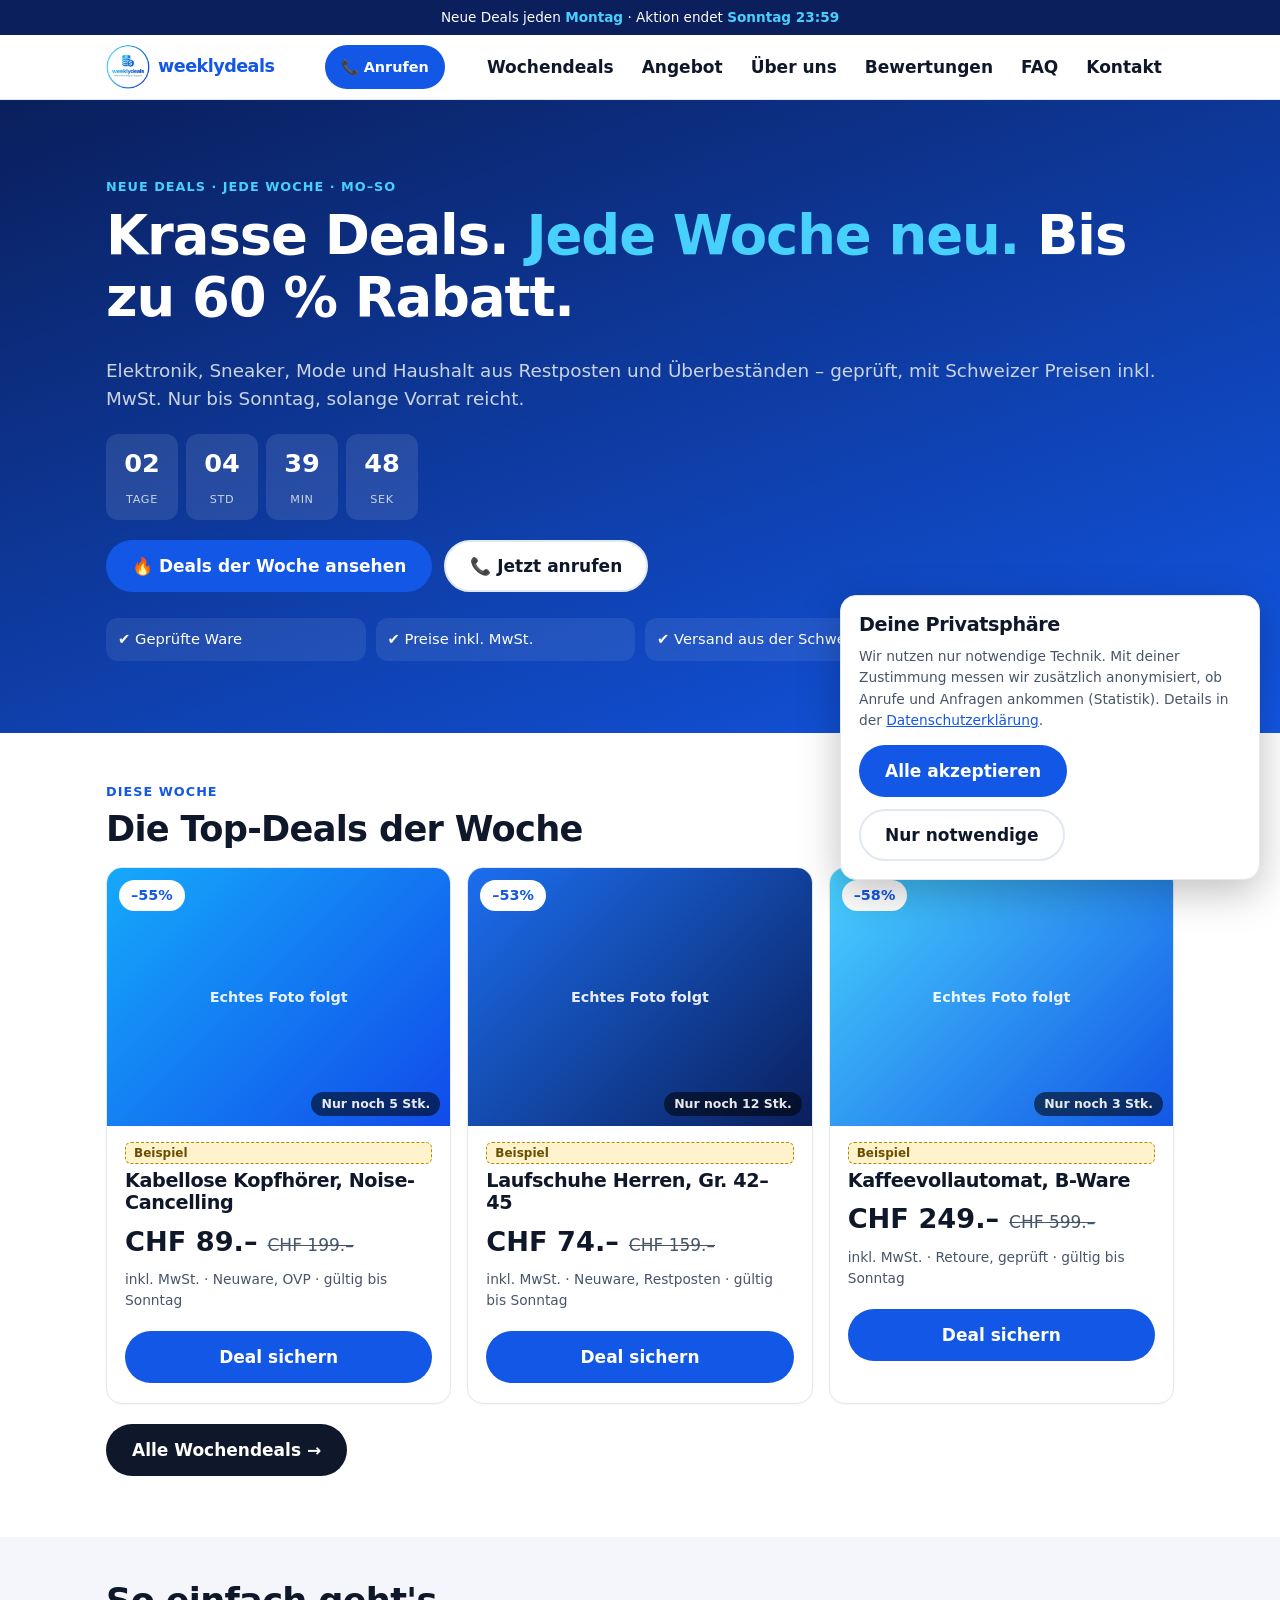
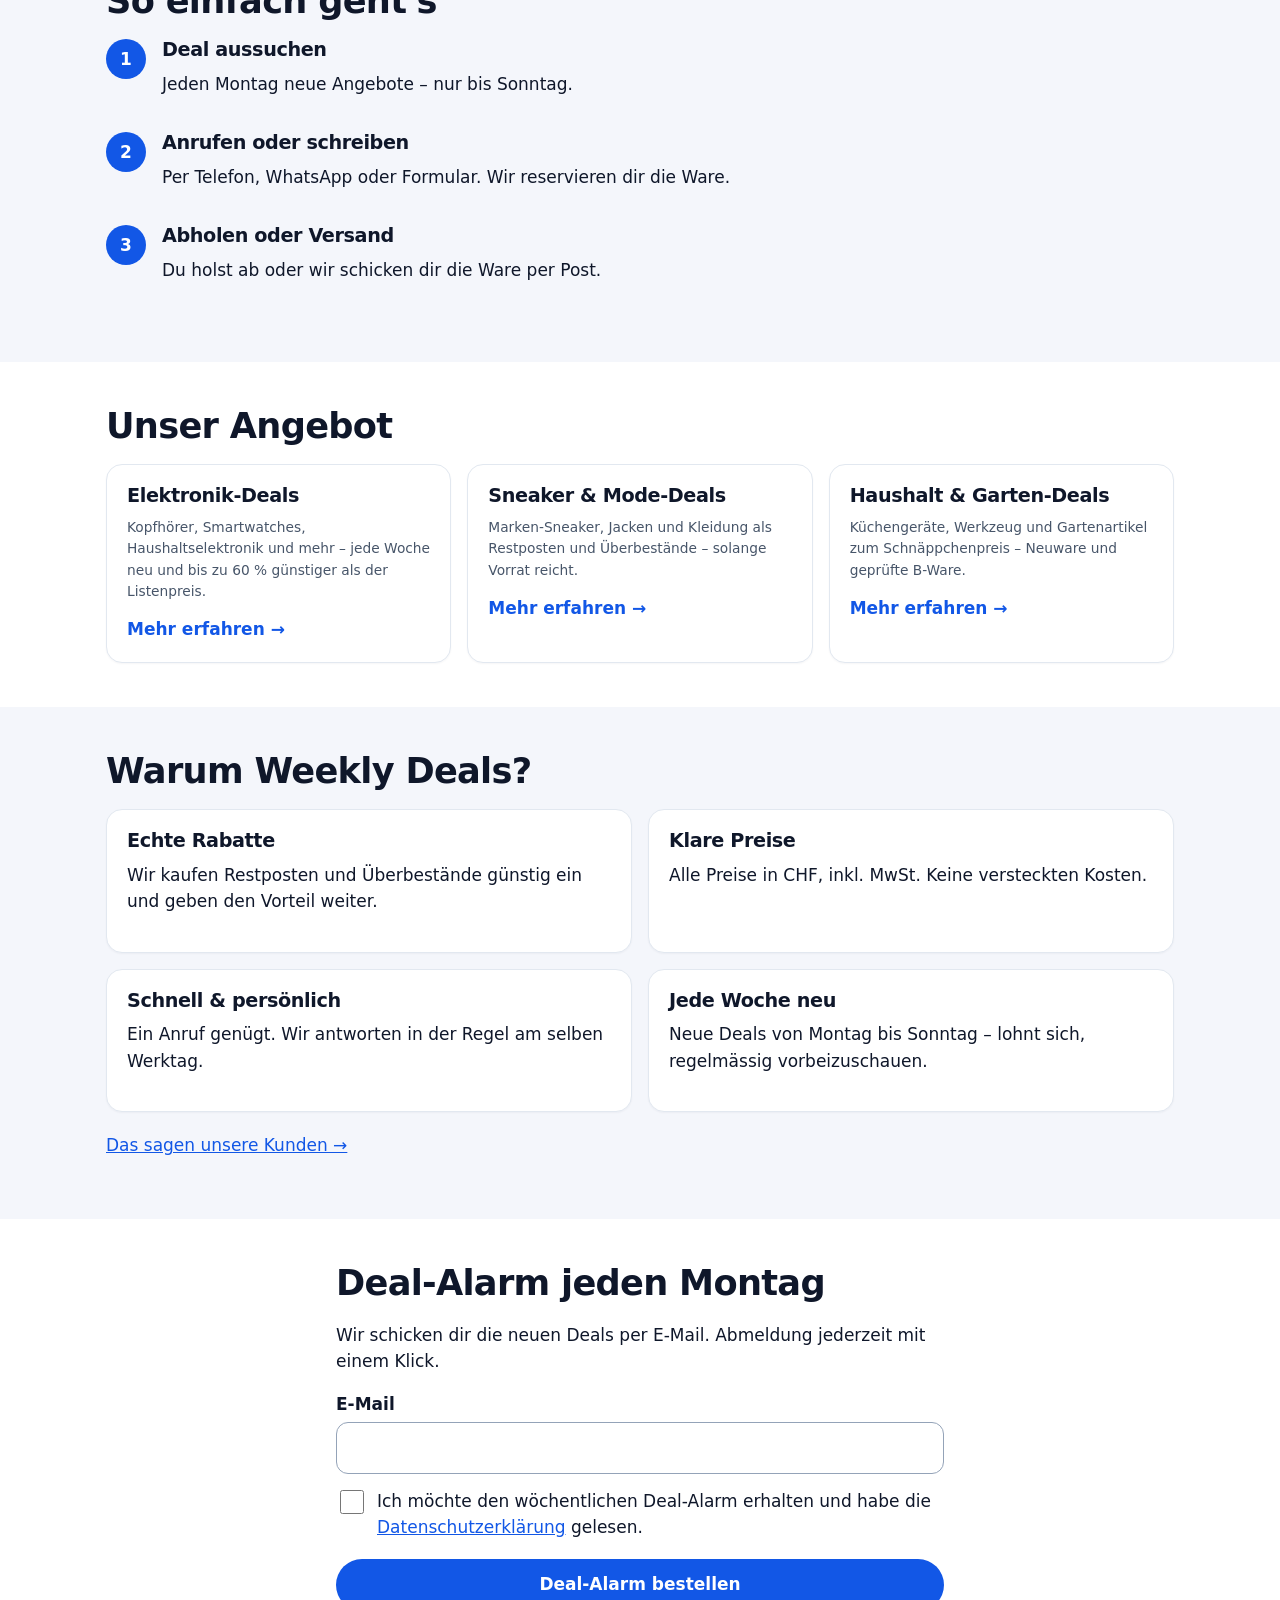
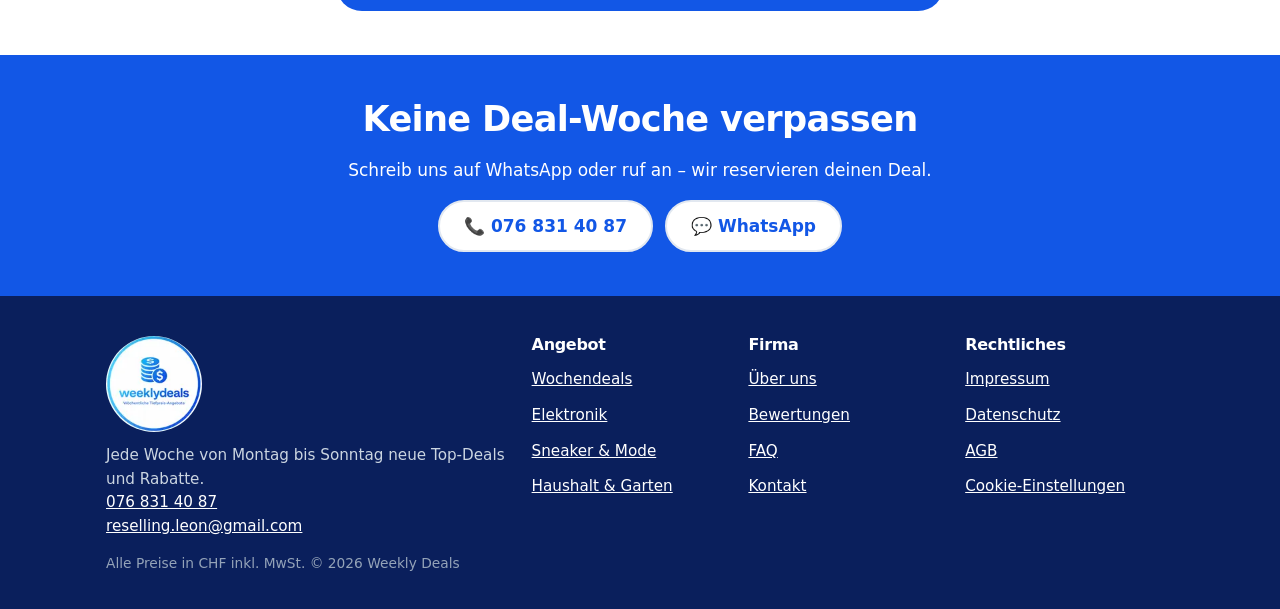
<file: index.html>
<!doctype html>
<html lang="de-CH">
<head>
<meta charset="utf-8">
<meta name="viewport" content="width=device-width,initial-scale=1">
<title>Weekly Deals Schweiz – Krasse Wochendeals bis 60 % Rabatt</title>
<meta name="description" content="Jede Woche neue Deals von Montag bis Sonntag: Elektronik, Sneaker, Mode & Haushalt bis 60 % günstiger. Jetzt anrufen oder Deal sichern – Schweiz.">


<meta name="theme-color" content="#0a1f5c">
<meta property="og:title" content="Weekly Deals Schweiz – Krasse Wochendeals bis 60 % Rabatt"><meta property="og:description" content="Jede Woche neue Deals von Montag bis Sonntag: Elektronik, Sneaker, Mode & Haushalt bis 60 % günstiger. Jetzt anrufen oder Deal sichern – Schweiz."><meta property="og:type" content="website"><meta property="og:locale" content="de_CH">
<link rel="icon" type="image/png" sizes="32x32" href="img/favicon-32.png">
<link rel="stylesheet" href="css/style.css">
<script type="application/ld+json">{"@context":"https://schema.org","@type":"Store","name":"Weekly Deals","telephone":"+41768314087","email":"reselling.leon@gmail.com","areaServed":"CH","priceRange":"CHF","openingHoursSpecification":[{"@type":"OpeningHoursSpecification","dayOfWeek":["Monday","Tuesday","Wednesday","Thursday","Friday"],"opens":"09:00","closes":"18:00"},{"@type":"OpeningHoursSpecification","dayOfWeek":"Saturday","opens":"09:00","closes":"16:00"}]}</script>
</head>
<body>
<a class="skip" href="#main">Zum Inhalt springen</a>
<div class="topstrip">Neue Deals jeden <strong>Montag</strong> · Aktion endet <strong>Sonntag 23:59</strong></div>
<header class="site-header"><div class="wrap bar">
  <a class="logo" href="" aria-label="Weekly Deals – Startseite"><img src="img/logo-144.webp" width="48" height="48" alt=""><span>weeklydeals</span></a>
  <a class="btn btn-primary call-btn" href="tel:+41768314087" aria-label="Anrufen 076 831 40 87">📞 Anrufen</a>
  <button class="burger" aria-label="Menü" aria-expanded="false" aria-controls="nav">☰</button>
  <nav id="nav" class="nav" aria-label="Hauptnavigation"><a href="wochendeals/">Wochendeals</a><a href="angebot/">Angebot</a><a href="ueber-uns/">Über uns</a><a href="bewertungen/">Bewertungen</a><a href="faq/">FAQ</a><a href="kontakt/">Kontakt</a></nav>
</div></header>
<main id="main">

<section class="hero"><div class="wrap">
  <span class="eyebrow" style="color:var(--accent)">Neue Deals · jede Woche · Mo–So</span>
  <h1>Krasse Deals. <em>Jede Woche neu.</em> Bis zu 60&nbsp;% Rabatt.</h1>
  <p class="lead">Elektronik, Sneaker, Mode und Haushalt aus Restposten und Überbeständen – geprüft, mit Schweizer Preisen inkl. MwSt. Nur bis Sonntag, solange Vorrat reicht.</p>
  <div id="countdown" class="countdown" role="timer" aria-label="Zeit bis Aktionsende">
    <div><b>00</b><span>Tage</span></div><div><b>00</b><span>Std</span></div><div><b>00</b><span>Min</span></div><div><b>00</b><span>Sek</span></div></div>
  <div class="btn-row"><a class="btn btn-primary" href="wochendeals/">🔥 Deals der Woche ansehen</a><a class="btn btn-light" href="tel:+41768314087">📞 Jetzt anrufen</a></div>
  <div class="trust"><div>✔ Geprüfte Ware</div><div>✔ Preise inkl. MwSt.</div><div>✔ Versand aus der Schweiz</div><div>✔ Persönlicher Kontakt</div></div>
</div></section>
<section class="section"><div class="wrap">
  <span class="eyebrow">Diese Woche</span><h2>Die Top-Deals der Woche</h2>
  <div class="grid c3"><article class="card deal" data-cat="elektronik">
  <div class="deal-img g1" role="img" aria-label="Platzhalter für Produktfoto: Kabellose Kopfhörer, Noise-Cancelling"><span class="badge">–55%</span><span>Echtes Foto folgt</span><span class="stock">Nur noch 5 Stk.</span></div>
  <div class="deal-body"><span class="tag">Beispiel</span> <h3>Kabellose Kopfhörer, Noise-Cancelling</h3>
    <div class="price"><b>CHF 89.–</b><s>CHF 199.–</s></div>
    <p class="small">inkl. MwSt. · Neuware, OVP · gültig bis Sonntag</p>
    <a class="btn btn-primary btn-block" href="kontakt/?deal=Kabellose Kopfhörer, Noise-Cancelling">Deal sichern</a></div></article><article class="card deal" data-cat="sneaker-mode">
  <div class="deal-img g2" role="img" aria-label="Platzhalter für Produktfoto: Laufschuhe Herren, Gr. 42–45"><span class="badge">–53%</span><span>Echtes Foto folgt</span><span class="stock">Nur noch 12 Stk.</span></div>
  <div class="deal-body"><span class="tag">Beispiel</span> <h3>Laufschuhe Herren, Gr. 42–45</h3>
    <div class="price"><b>CHF 74.–</b><s>CHF 159.–</s></div>
    <p class="small">inkl. MwSt. · Neuware, Restposten · gültig bis Sonntag</p>
    <a class="btn btn-primary btn-block" href="kontakt/?deal=Laufschuhe Herren, Gr. 42–45">Deal sichern</a></div></article><article class="card deal" data-cat="haushalt-garten">
  <div class="deal-img g3" role="img" aria-label="Platzhalter für Produktfoto: Kaffeevollautomat, B-Ware"><span class="badge">–58%</span><span>Echtes Foto folgt</span><span class="stock">Nur noch 3 Stk.</span></div>
  <div class="deal-body"><span class="tag">Beispiel</span> <h3>Kaffeevollautomat, B-Ware</h3>
    <div class="price"><b>CHF 249.–</b><s>CHF 599.–</s></div>
    <p class="small">inkl. MwSt. · Retoure, geprüft · gültig bis Sonntag</p>
    <a class="btn btn-primary btn-block" href="kontakt/?deal=Kaffeevollautomat, B-Ware">Deal sichern</a></div></article></div>
  <p style="margin-top:20px"><a class="btn btn-dark" href="wochendeals/">Alle Wochendeals →</a></p>
</div></section>
<section class="section soft"><div class="wrap">
  <h2>So einfach geht's</h2>
  <ol class="steps"><li><h3>Deal aussuchen</h3><p>Jeden Montag neue Angebote – nur bis Sonntag.</p></li><li><h3>Anrufen oder schreiben</h3><p>Per Telefon, WhatsApp oder Formular. Wir reservieren dir die Ware.</p></li><li><h3>Abholen oder Versand</h3><p>Du holst ab oder wir schicken dir die Ware per Post.</p></li></ol>
</div></section>
<section class="section"><div class="wrap">
  <h2>Unser Angebot</h2>
  <div class="grid c3">
  <a class="card" style="text-decoration:none;color:inherit" href="angebot/elektronik/"><h3>Elektronik-Deals</h3><p class="small">Kopfhörer, Smartwatches, Haushaltselektronik und mehr – jede Woche neu und bis zu 60 % günstiger als der Listenpreis.</p><b style="color:var(--brand)">Mehr erfahren →</b></a><a class="card" style="text-decoration:none;color:inherit" href="angebot/sneaker-mode/"><h3>Sneaker & Mode-Deals</h3><p class="small">Marken-Sneaker, Jacken und Kleidung als Restposten und Überbestände – solange Vorrat reicht.</p><b style="color:var(--brand)">Mehr erfahren →</b></a><a class="card" style="text-decoration:none;color:inherit" href="angebot/haushalt-garten/"><h3>Haushalt & Garten-Deals</h3><p class="small">Küchengeräte, Werkzeug und Gartenartikel zum Schnäppchenpreis – Neuware und geprüfte B-Ware.</p><b style="color:var(--brand)">Mehr erfahren →</b></a>
  </div>
</div></section>
<section class="section soft"><div class="wrap">
  <h2>Warum Weekly Deals?</h2>
  <div class="grid c2">
    <div class="card"><h3>Echte Rabatte</h3><p>Wir kaufen Restposten und Überbestände günstig ein und geben den Vorteil weiter.</p></div>
    <div class="card"><h3>Klare Preise</h3><p>Alle Preise in CHF, inkl. MwSt. Keine versteckten Kosten.</p></div>
    <div class="card"><h3>Schnell &amp; persönlich</h3><p>Ein Anruf genügt. Wir antworten in der Regel am selben Werktag.</p></div>
    <div class="card"><h3>Jede Woche neu</h3><p>Neue Deals von Montag bis Sonntag – lohnt sich, regelmässig vorbeizuschauen.</p></div>
  </div>
  <p style="margin-top:20px"><a href="bewertungen/">Das sagen unsere Kunden →</a></p>
</div></section>
<section class="section"><div class="wrap" style="max-width:640px">
  <h2>Deal-Alarm jeden Montag</h2>
  <p>Wir schicken dir die neuen Deals per E-Mail. Abmeldung jederzeit mit einem Klick.</p>
  <form data-form data-thanks="danke/" action="https://formspree.io/f/PLATZHALTER" method="post">
    <div class="hp" aria-hidden="true"><label>Nicht ausfüllen<input type="text" name="website" tabindex="-1" autocomplete="off"></label></div>
    <input type="hidden" name="form" value="newsletter">
    <div><label for="nl-mail">E-Mail</label><input id="nl-mail" type="email" name="email" required autocomplete="email"></div>
    <label class="check"><input type="checkbox" required name="consent"><span>Ich möchte den wöchentlichen Deal-Alarm erhalten und habe die <a href="datenschutz/">Datenschutzerklärung</a> gelesen.</span></label>
    <button class="btn btn-primary" type="submit">Deal-Alarm bestellen</button>
  </form>
</div></section>
<section class="cta-band"><div class="wrap"><h2>Keine Deal-Woche verpassen</h2><p>Schreib uns auf WhatsApp oder ruf an – wir reservieren deinen Deal.</p>
<div class="btn-row" style="justify-content:center"><a class="btn btn-light" href="tel:+41768314087">📞 076 831 40 87</a><a class="btn btn-light" href="https://wa.me/41768314087">💬 WhatsApp</a></div></div></section>

</main>
<footer class="site-footer"><div class="wrap">
  <div class="fgrid">
    <div><img class="flogo" src="img/logo-144.webp" width="96" height="96" alt="Weekly Deals – Wöchentliche Tiefpreis-Angebote" loading="lazy"><p>Jede Woche von Montag bis Sonntag neue Top-Deals und Rabatte.<br><a href="tel:+41768314087">076 831 40 87</a><br><a href="mailto:reselling.leon@gmail.com">reselling.leon@gmail.com</a></p></div>
    <div><h3>Angebot</h3><ul><li><a href="wochendeals/">Wochendeals</a></li><li><a href="angebot/elektronik/">Elektronik</a></li><li><a href="angebot/sneaker-mode/">Sneaker &amp; Mode</a></li><li><a href="angebot/haushalt-garten/">Haushalt &amp; Garten</a></li></ul></div>
    <div><h3>Firma</h3><ul><li><a href="ueber-uns/">Über uns</a></li><li><a href="bewertungen/">Bewertungen</a></li><li><a href="faq/">FAQ</a></li><li><a href="kontakt/">Kontakt</a></li></ul></div>
    <div><h3>Rechtliches</h3><ul><li><a href="impressum/">Impressum</a></li><li><a href="datenschutz/">Datenschutz</a></li><li><a href="agb/">AGB</a></li><li><a href="#" id="consent-open">Cookie-Einstellungen</a></li></ul></div>
  </div>
  <p class="small" style="color:#94a3b8">Alle Preise in CHF inkl. MwSt. © <span id="year">2026</span> Weekly Deals</p>
</div></footer>
<div class="mbar" aria-label="Schnellkontakt">
  <a class="btn btn-dark" href="tel:+41768314087">📞 Anrufen</a>
  <a class="btn btn-light" href="https://wa.me/41768314087">💬 WhatsApp</a>
  <a class="btn btn-primary" href="wochendeals/">🔥 Deals</a>
</div>
<div id="consent" class="consent" role="dialog" aria-labelledby="ctitle" aria-live="polite">
  <h3 id="ctitle">Deine Privatsphäre</h3>
  <p class="small">Wir nutzen nur notwendige Technik. Mit deiner Zustimmung messen wir zusätzlich anonymisiert, ob Anrufe und Anfragen ankommen (Statistik). Details in der <a href="datenschutz/">Datenschutzerklärung</a>.</p>
  <div class="btn-row"><button class="btn btn-primary" data-consent="all">Alle akzeptieren</button><button class="btn btn-light" data-consent="necessary">Nur notwendige</button></div>
</div>
<script src="js/main.js" defer></script>
</body>
</html>
</file>
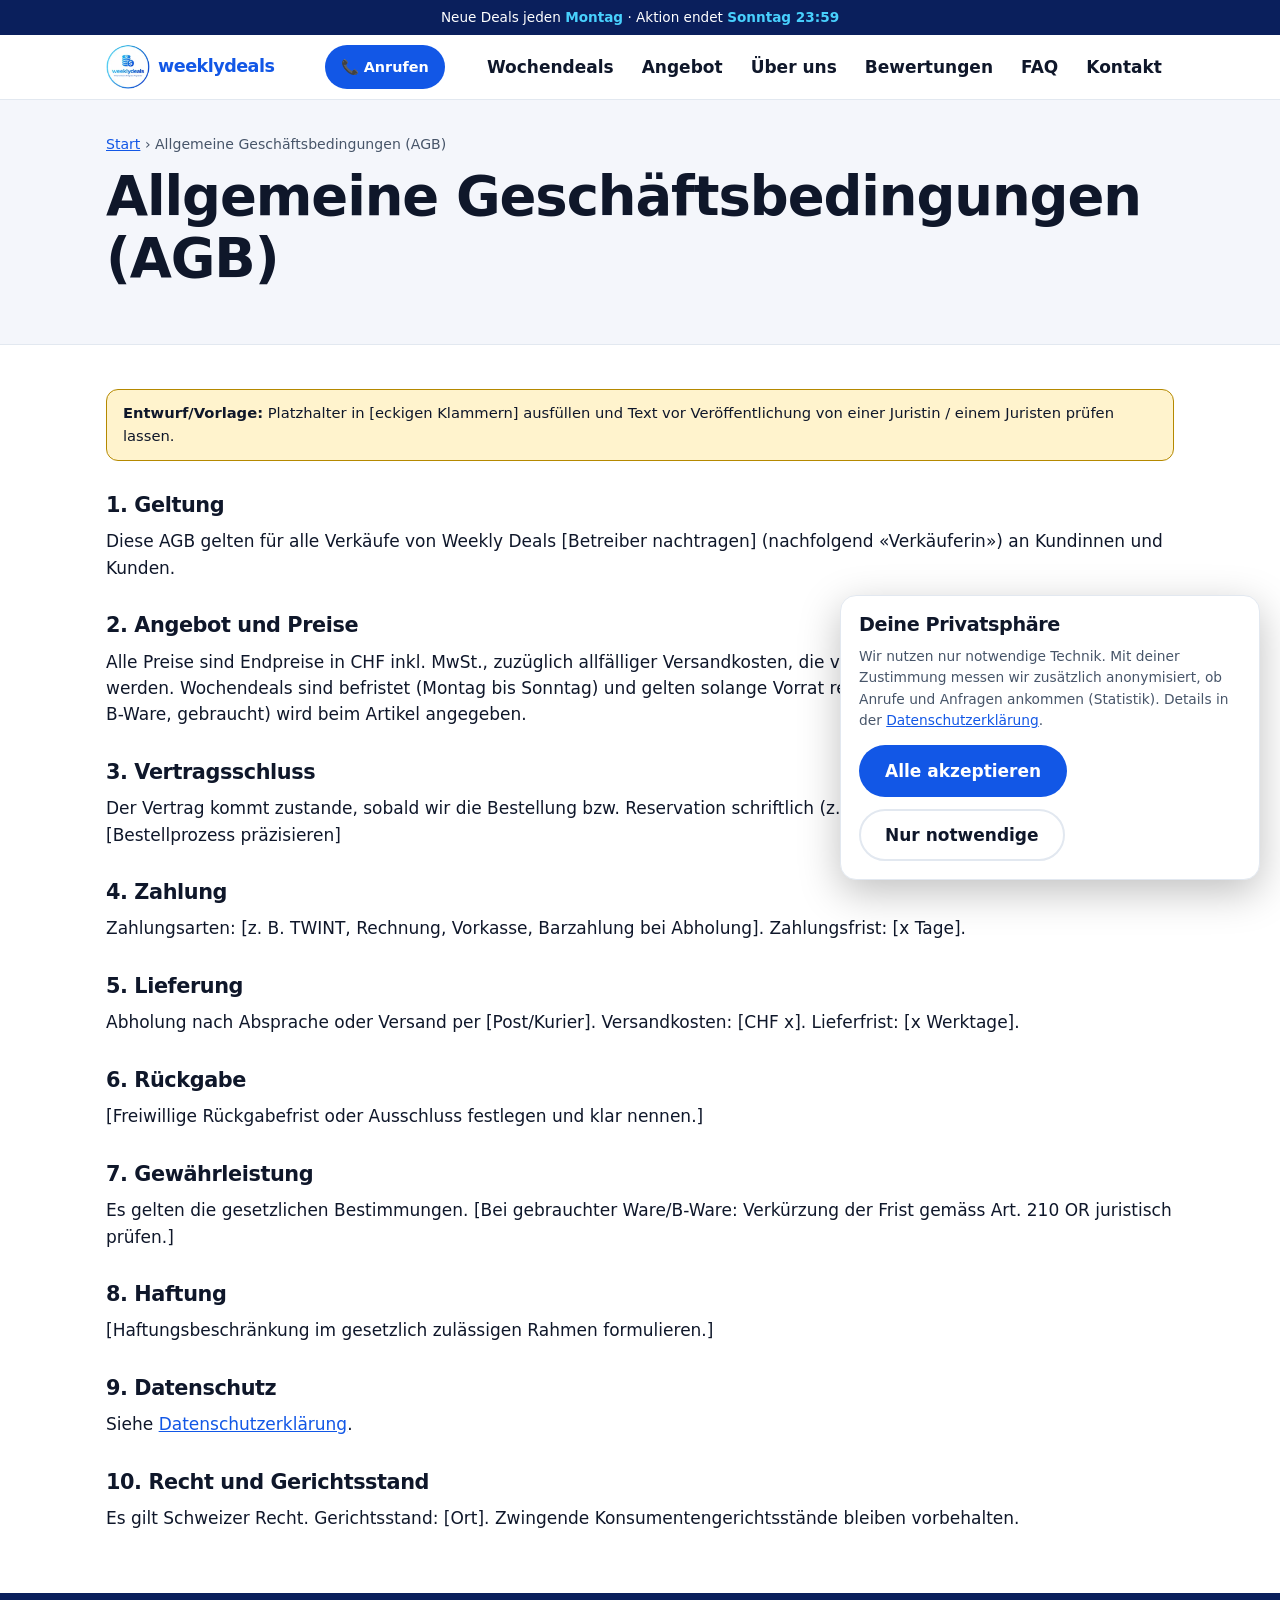
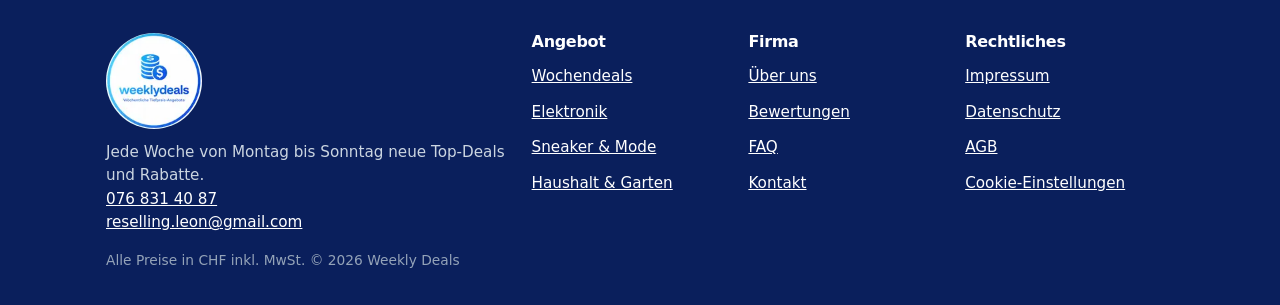
<file: agb/index.html>
<!doctype html>
<html lang="de-CH">
<head>
<meta charset="utf-8">
<meta name="viewport" content="width=device-width,initial-scale=1">
<title>AGB | Weekly Deals</title>
<meta name="description" content="Allgemeine Geschäftsbedingungen von Weekly Deals: Preise, Zahlung, Lieferung, Rückgabe.">


<meta name="theme-color" content="#0a1f5c">
<meta property="og:title" content="AGB | Weekly Deals"><meta property="og:description" content="Allgemeine Geschäftsbedingungen von Weekly Deals: Preise, Zahlung, Lieferung, Rückgabe."><meta property="og:type" content="website"><meta property="og:locale" content="de_CH">
<link rel="icon" type="image/png" sizes="32x32" href="../img/favicon-32.png">
<link rel="stylesheet" href="../css/style.css">
<script type="application/ld+json">{"@context":"https://schema.org","@type":"Store","name":"Weekly Deals","telephone":"+41768314087","email":"reselling.leon@gmail.com","areaServed":"CH","priceRange":"CHF","openingHoursSpecification":[{"@type":"OpeningHoursSpecification","dayOfWeek":["Monday","Tuesday","Wednesday","Thursday","Friday"],"opens":"09:00","closes":"18:00"},{"@type":"OpeningHoursSpecification","dayOfWeek":"Saturday","opens":"09:00","closes":"16:00"}]}</script>
</head>
<body>
<a class="skip" href="#main">Zum Inhalt springen</a>
<div class="topstrip">Neue Deals jeden <strong>Montag</strong> · Aktion endet <strong>Sonntag 23:59</strong></div>
<header class="site-header"><div class="wrap bar">
  <a class="logo" href="../" aria-label="Weekly Deals – Startseite"><img src="../img/logo-144.webp" width="48" height="48" alt=""><span>weeklydeals</span></a>
  <a class="btn btn-primary call-btn" href="tel:+41768314087" aria-label="Anrufen 076 831 40 87">📞 Anrufen</a>
  <button class="burger" aria-label="Menü" aria-expanded="false" aria-controls="nav">☰</button>
  <nav id="nav" class="nav" aria-label="Hauptnavigation"><a href="../wochendeals/">Wochendeals</a><a href="../angebot/">Angebot</a><a href="../ueber-uns/">Über uns</a><a href="../bewertungen/">Bewertungen</a><a href="../faq/">FAQ</a><a href="../kontakt/">Kontakt</a></nav>
</div></header>
<main id="main">
<section class="page-hero"><div class="wrap"><div class="crumbs"><a href="../">Start</a> › Allgemeine Geschäftsbedingungen (AGB)</div><h1>Allgemeine Geschäftsbedingungen (AGB)</h1></div></section>
<section class="section"><div class="wrap legal"><p class="draft-note"><b>Entwurf/Vorlage:</b> Platzhalter in [eckigen Klammern] ausfüllen und Text vor Veröffentlichung von einer Juristin / einem Juristen prüfen lassen.</p><h2>1. Geltung</h2><p>Diese AGB gelten für alle Verkäufe von Weekly Deals [Betreiber nachtragen] (nachfolgend «Verkäuferin») an Kundinnen und Kunden.</p>
<h2>2. Angebot und Preise</h2><p>Alle Preise sind Endpreise in CHF inkl. MwSt., zuzüglich allfälliger Versandkosten, die vor der Bestellung ausgewiesen werden. Wochendeals sind befristet (Montag bis Sonntag) und gelten solange Vorrat reicht. Der Zustand der Ware (Neuware, B-Ware, gebraucht) wird beim Artikel angegeben.</p>
<h2>3. Vertragsschluss</h2><p>Der Vertrag kommt zustande, sobald wir die Bestellung bzw. Reservation schriftlich (z. B. per E-Mail) bestätigen. [Bestellprozess präzisieren]</p>
<h2>4. Zahlung</h2><p>Zahlungsarten: [z. B. TWINT, Rechnung, Vorkasse, Barzahlung bei Abholung]. Zahlungsfrist: [x Tage].</p>
<h2>5. Lieferung</h2><p>Abholung nach Absprache oder Versand per [Post/Kurier]. Versandkosten: [CHF x]. Lieferfrist: [x Werktage].</p>
<h2>6. Rückgabe</h2><p>[Freiwillige Rückgabefrist oder Ausschluss festlegen und klar nennen.]</p>
<h2>7. Gewährleistung</h2><p>Es gelten die gesetzlichen Bestimmungen. [Bei gebrauchter Ware/B-Ware: Verkürzung der Frist gemäss Art. 210 OR juristisch prüfen.]</p>
<h2>8. Haftung</h2><p>[Haftungsbeschränkung im gesetzlich zulässigen Rahmen formulieren.]</p>
<h2>9. Datenschutz</h2><p>Siehe <a href="../datenschutz/">Datenschutzerklärung</a>.</p>
<h2>10. Recht und Gerichtsstand</h2><p>Es gilt Schweizer Recht. Gerichtsstand: [Ort]. Zwingende Konsumentengerichtsstände bleiben vorbehalten.</p></div></section>
</main>
<footer class="site-footer"><div class="wrap">
  <div class="fgrid">
    <div><img class="flogo" src="../img/logo-144.webp" width="96" height="96" alt="Weekly Deals – Wöchentliche Tiefpreis-Angebote" loading="lazy"><p>Jede Woche von Montag bis Sonntag neue Top-Deals und Rabatte.<br><a href="tel:+41768314087">076 831 40 87</a><br><a href="mailto:reselling.leon@gmail.com">reselling.leon@gmail.com</a></p></div>
    <div><h3>Angebot</h3><ul><li><a href="../wochendeals/">Wochendeals</a></li><li><a href="../angebot/elektronik/">Elektronik</a></li><li><a href="../angebot/sneaker-mode/">Sneaker &amp; Mode</a></li><li><a href="../angebot/haushalt-garten/">Haushalt &amp; Garten</a></li></ul></div>
    <div><h3>Firma</h3><ul><li><a href="../ueber-uns/">Über uns</a></li><li><a href="../bewertungen/">Bewertungen</a></li><li><a href="../faq/">FAQ</a></li><li><a href="../kontakt/">Kontakt</a></li></ul></div>
    <div><h3>Rechtliches</h3><ul><li><a href="../impressum/">Impressum</a></li><li><a href="../datenschutz/">Datenschutz</a></li><li><a href="../agb/">AGB</a></li><li><a href="#" id="consent-open">Cookie-Einstellungen</a></li></ul></div>
  </div>
  <p class="small" style="color:#94a3b8">Alle Preise in CHF inkl. MwSt. © <span id="year">2026</span> Weekly Deals</p>
</div></footer>
<div class="mbar" aria-label="Schnellkontakt">
  <a class="btn btn-dark" href="tel:+41768314087">📞 Anrufen</a>
  <a class="btn btn-light" href="https://wa.me/41768314087">💬 WhatsApp</a>
  <a class="btn btn-primary" href="../wochendeals/">🔥 Deals</a>
</div>
<div id="consent" class="consent" role="dialog" aria-labelledby="ctitle" aria-live="polite">
  <h3 id="ctitle">Deine Privatsphäre</h3>
  <p class="small">Wir nutzen nur notwendige Technik. Mit deiner Zustimmung messen wir zusätzlich anonymisiert, ob Anrufe und Anfragen ankommen (Statistik). Details in der <a href="../datenschutz/">Datenschutzerklärung</a>.</p>
  <div class="btn-row"><button class="btn btn-primary" data-consent="all">Alle akzeptieren</button><button class="btn btn-light" data-consent="necessary">Nur notwendige</button></div>
</div>
<script src="../js/main.js" defer></script>
</body>
</html>
</file>
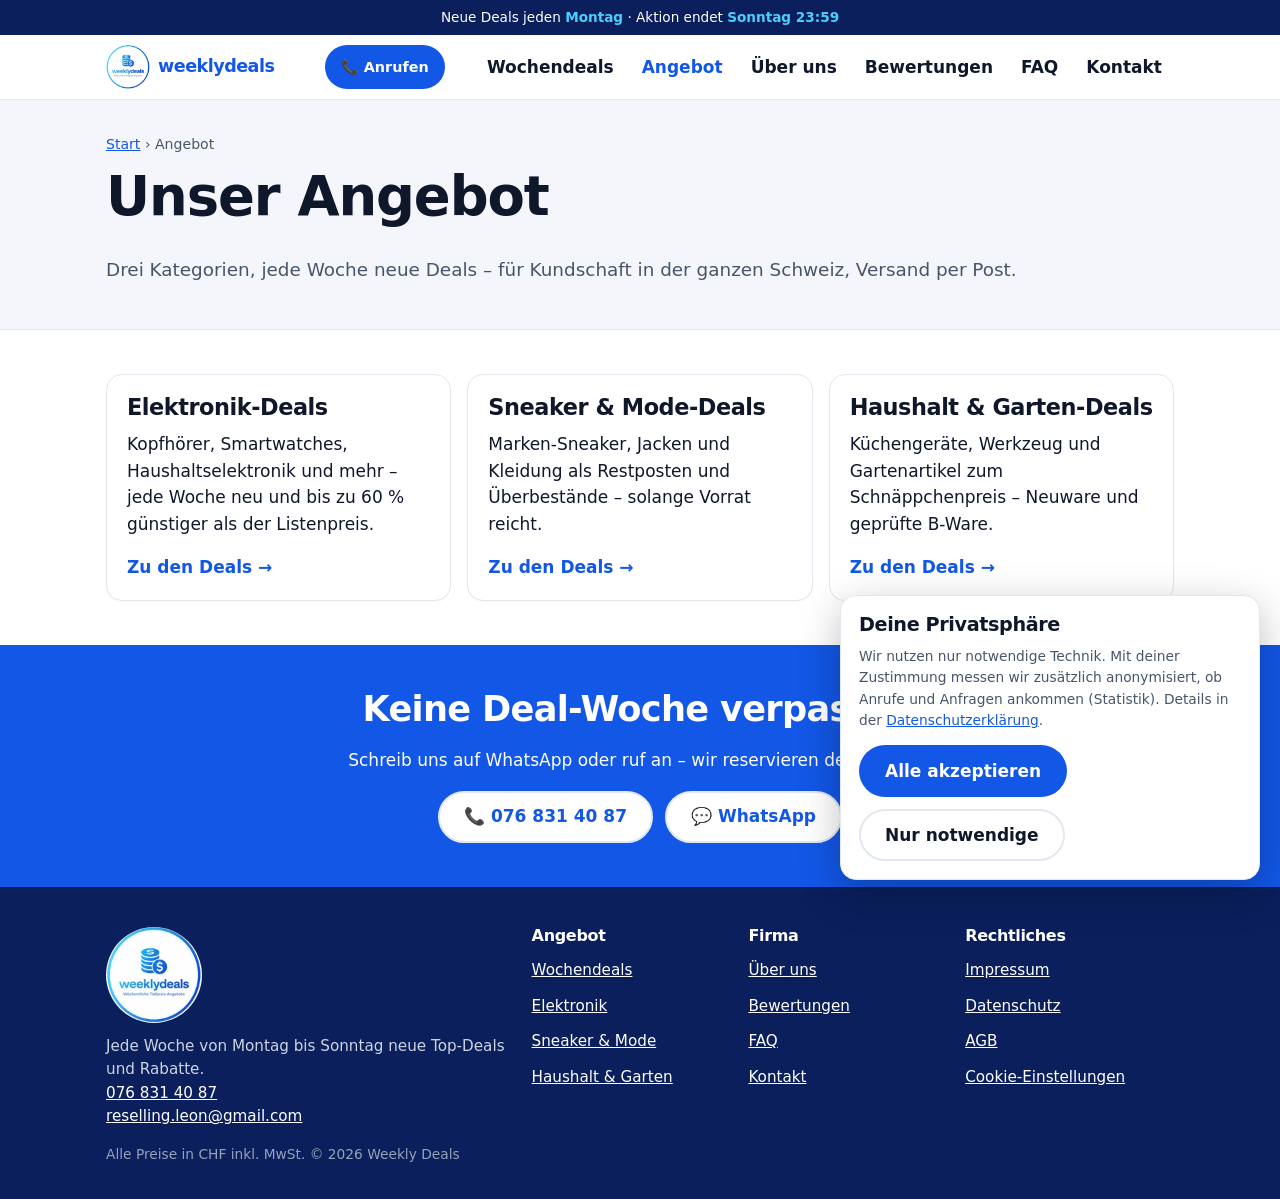
<file: angebot/index.html>
<!doctype html>
<html lang="de-CH">
<head>
<meta charset="utf-8">
<meta name="viewport" content="width=device-width,initial-scale=1">
<title>Angebot Schweiz – Elektronik, Mode, Haushalt günstig | Weekly Deals</title>
<meta name="description" content="Unser Angebot: Elektronik, Sneaker & Mode sowie Haushalt & Garten als wöchentliche Deals mit hohen Rabatten.">


<meta name="theme-color" content="#0a1f5c">
<meta property="og:title" content="Angebot Schweiz – Elektronik, Mode, Haushalt günstig | Weekly Deals"><meta property="og:description" content="Unser Angebot: Elektronik, Sneaker & Mode sowie Haushalt & Garten als wöchentliche Deals mit hohen Rabatten."><meta property="og:type" content="website"><meta property="og:locale" content="de_CH">
<link rel="icon" type="image/png" sizes="32x32" href="../img/favicon-32.png">
<link rel="stylesheet" href="../css/style.css">
<script type="application/ld+json">{"@context":"https://schema.org","@type":"Store","name":"Weekly Deals","telephone":"+41768314087","email":"reselling.leon@gmail.com","areaServed":"CH","priceRange":"CHF","openingHoursSpecification":[{"@type":"OpeningHoursSpecification","dayOfWeek":["Monday","Tuesday","Wednesday","Thursday","Friday"],"opens":"09:00","closes":"18:00"},{"@type":"OpeningHoursSpecification","dayOfWeek":"Saturday","opens":"09:00","closes":"16:00"}]}</script>
</head>
<body>
<a class="skip" href="#main">Zum Inhalt springen</a>
<div class="topstrip">Neue Deals jeden <strong>Montag</strong> · Aktion endet <strong>Sonntag 23:59</strong></div>
<header class="site-header"><div class="wrap bar">
  <a class="logo" href="../" aria-label="Weekly Deals – Startseite"><img src="../img/logo-144.webp" width="48" height="48" alt=""><span>weeklydeals</span></a>
  <a class="btn btn-primary call-btn" href="tel:+41768314087" aria-label="Anrufen 076 831 40 87">📞 Anrufen</a>
  <button class="burger" aria-label="Menü" aria-expanded="false" aria-controls="nav">☰</button>
  <nav id="nav" class="nav" aria-label="Hauptnavigation"><a href="../wochendeals/">Wochendeals</a><a href="../angebot/" aria-current="page">Angebot</a><a href="../ueber-uns/">Über uns</a><a href="../bewertungen/">Bewertungen</a><a href="../faq/">FAQ</a><a href="../kontakt/">Kontakt</a></nav>
</div></header>
<main id="main">
<section class="page-hero"><div class="wrap"><div class="crumbs"><a href="../">Start</a> › Angebot</div><h1>Unser Angebot</h1><p class="lead">Drei Kategorien, jede Woche neue Deals – für Kundschaft in der ganzen Schweiz, Versand per Post.</p></div></section>
<section class="section"><div class="wrap"><div class="grid c3">
<a class="card" style="text-decoration:none;color:inherit" href="elektronik/"><h2 style="font-size:1.4rem">Elektronik-Deals</h2><p>Kopfhörer, Smartwatches, Haushaltselektronik und mehr – jede Woche neu und bis zu 60 % günstiger als der Listenpreis.</p><b style="color:var(--brand)">Zu den Deals →</b></a><a class="card" style="text-decoration:none;color:inherit" href="sneaker-mode/"><h2 style="font-size:1.4rem">Sneaker & Mode-Deals</h2><p>Marken-Sneaker, Jacken und Kleidung als Restposten und Überbestände – solange Vorrat reicht.</p><b style="color:var(--brand)">Zu den Deals →</b></a><a class="card" style="text-decoration:none;color:inherit" href="haushalt-garten/"><h2 style="font-size:1.4rem">Haushalt & Garten-Deals</h2><p>Küchengeräte, Werkzeug und Gartenartikel zum Schnäppchenpreis – Neuware und geprüfte B-Ware.</p><b style="color:var(--brand)">Zu den Deals →</b></a>
</div></div></section><section class="cta-band"><div class="wrap"><h2>Keine Deal-Woche verpassen</h2><p>Schreib uns auf WhatsApp oder ruf an – wir reservieren deinen Deal.</p>
<div class="btn-row" style="justify-content:center"><a class="btn btn-light" href="tel:+41768314087">📞 076 831 40 87</a><a class="btn btn-light" href="https://wa.me/41768314087">💬 WhatsApp</a></div></div></section>
</main>
<footer class="site-footer"><div class="wrap">
  <div class="fgrid">
    <div><img class="flogo" src="../img/logo-144.webp" width="96" height="96" alt="Weekly Deals – Wöchentliche Tiefpreis-Angebote" loading="lazy"><p>Jede Woche von Montag bis Sonntag neue Top-Deals und Rabatte.<br><a href="tel:+41768314087">076 831 40 87</a><br><a href="mailto:reselling.leon@gmail.com">reselling.leon@gmail.com</a></p></div>
    <div><h3>Angebot</h3><ul><li><a href="../wochendeals/">Wochendeals</a></li><li><a href="../angebot/elektronik/">Elektronik</a></li><li><a href="../angebot/sneaker-mode/">Sneaker &amp; Mode</a></li><li><a href="../angebot/haushalt-garten/">Haushalt &amp; Garten</a></li></ul></div>
    <div><h3>Firma</h3><ul><li><a href="../ueber-uns/">Über uns</a></li><li><a href="../bewertungen/">Bewertungen</a></li><li><a href="../faq/">FAQ</a></li><li><a href="../kontakt/">Kontakt</a></li></ul></div>
    <div><h3>Rechtliches</h3><ul><li><a href="../impressum/">Impressum</a></li><li><a href="../datenschutz/">Datenschutz</a></li><li><a href="../agb/">AGB</a></li><li><a href="#" id="consent-open">Cookie-Einstellungen</a></li></ul></div>
  </div>
  <p class="small" style="color:#94a3b8">Alle Preise in CHF inkl. MwSt. © <span id="year">2026</span> Weekly Deals</p>
</div></footer>
<div class="mbar" aria-label="Schnellkontakt">
  <a class="btn btn-dark" href="tel:+41768314087">📞 Anrufen</a>
  <a class="btn btn-light" href="https://wa.me/41768314087">💬 WhatsApp</a>
  <a class="btn btn-primary" href="../wochendeals/">🔥 Deals</a>
</div>
<div id="consent" class="consent" role="dialog" aria-labelledby="ctitle" aria-live="polite">
  <h3 id="ctitle">Deine Privatsphäre</h3>
  <p class="small">Wir nutzen nur notwendige Technik. Mit deiner Zustimmung messen wir zusätzlich anonymisiert, ob Anrufe und Anfragen ankommen (Statistik). Details in der <a href="../datenschutz/">Datenschutzerklärung</a>.</p>
  <div class="btn-row"><button class="btn btn-primary" data-consent="all">Alle akzeptieren</button><button class="btn btn-light" data-consent="necessary">Nur notwendige</button></div>
</div>
<script src="../js/main.js" defer></script>
</body>
</html>
</file>
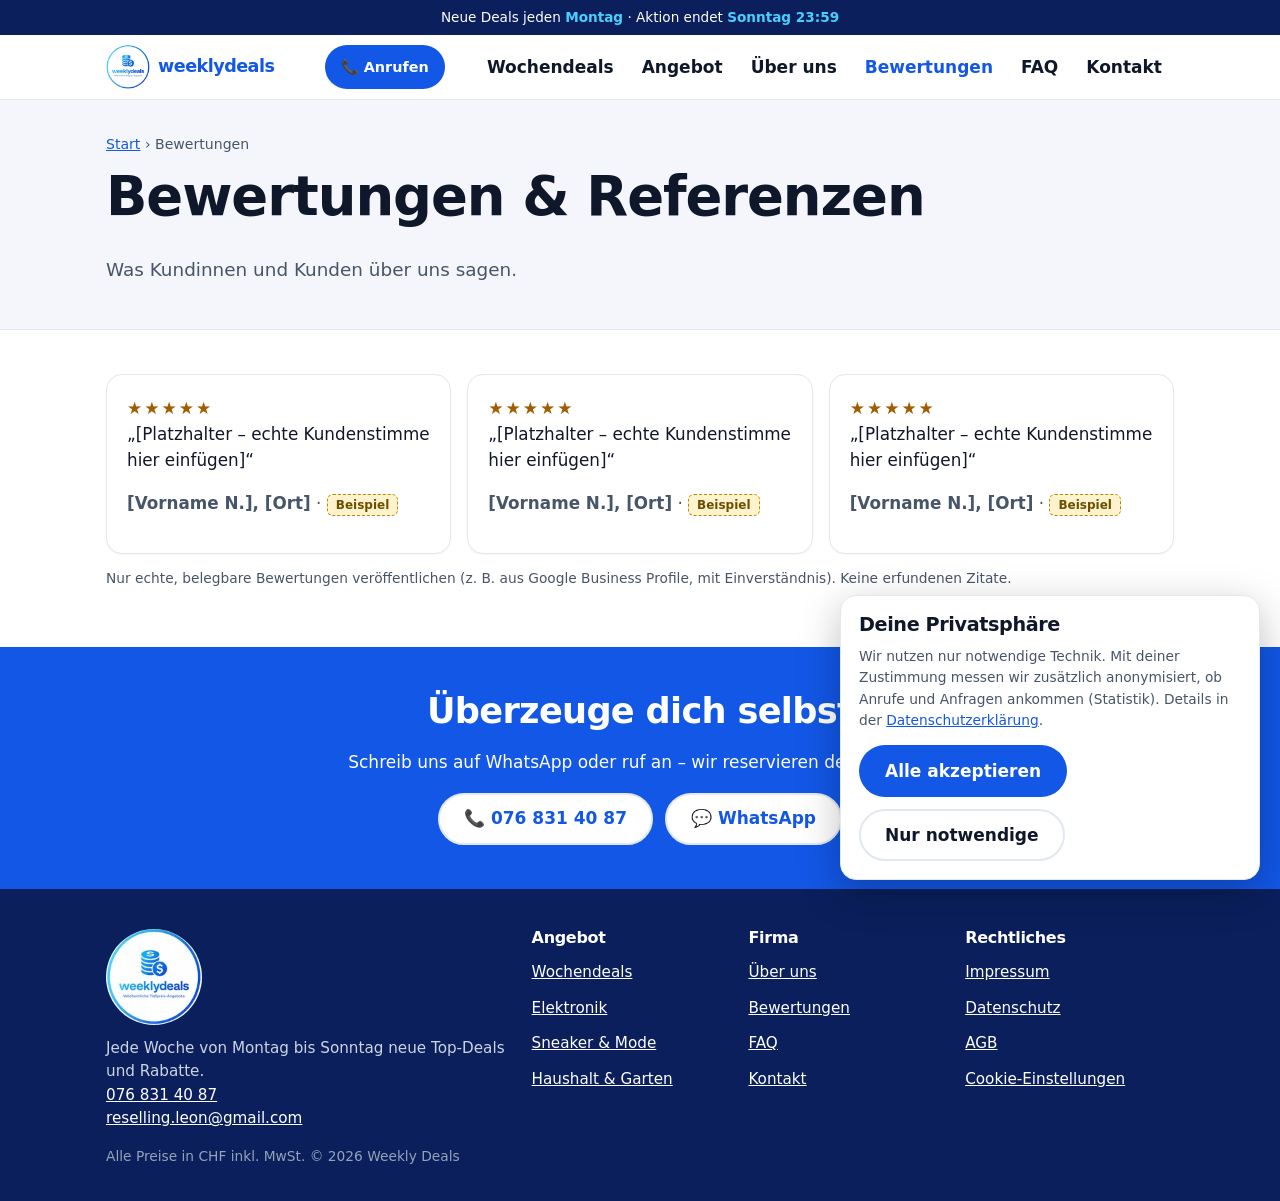
<file: bewertungen/index.html>
<!doctype html>
<html lang="de-CH">
<head>
<meta charset="utf-8">
<meta name="viewport" content="width=device-width,initial-scale=1">
<title>Bewertungen – Kundenstimmen zu Weekly Deals Schweiz</title>
<meta name="description" content="Echte Kundenbewertungen und Referenzen zu Weekly Deals: Das sagen unsere Kunden.">


<meta name="theme-color" content="#0a1f5c">
<meta property="og:title" content="Bewertungen – Kundenstimmen zu Weekly Deals Schweiz"><meta property="og:description" content="Echte Kundenbewertungen und Referenzen zu Weekly Deals: Das sagen unsere Kunden."><meta property="og:type" content="website"><meta property="og:locale" content="de_CH">
<link rel="icon" type="image/png" sizes="32x32" href="../img/favicon-32.png">
<link rel="stylesheet" href="../css/style.css">
<script type="application/ld+json">{"@context":"https://schema.org","@type":"Store","name":"Weekly Deals","telephone":"+41768314087","email":"reselling.leon@gmail.com","areaServed":"CH","priceRange":"CHF","openingHoursSpecification":[{"@type":"OpeningHoursSpecification","dayOfWeek":["Monday","Tuesday","Wednesday","Thursday","Friday"],"opens":"09:00","closes":"18:00"},{"@type":"OpeningHoursSpecification","dayOfWeek":"Saturday","opens":"09:00","closes":"16:00"}]}</script>
</head>
<body>
<a class="skip" href="#main">Zum Inhalt springen</a>
<div class="topstrip">Neue Deals jeden <strong>Montag</strong> · Aktion endet <strong>Sonntag 23:59</strong></div>
<header class="site-header"><div class="wrap bar">
  <a class="logo" href="../" aria-label="Weekly Deals – Startseite"><img src="../img/logo-144.webp" width="48" height="48" alt=""><span>weeklydeals</span></a>
  <a class="btn btn-primary call-btn" href="tel:+41768314087" aria-label="Anrufen 076 831 40 87">📞 Anrufen</a>
  <button class="burger" aria-label="Menü" aria-expanded="false" aria-controls="nav">☰</button>
  <nav id="nav" class="nav" aria-label="Hauptnavigation"><a href="../wochendeals/">Wochendeals</a><a href="../angebot/">Angebot</a><a href="../ueber-uns/">Über uns</a><a href="../bewertungen/" aria-current="page">Bewertungen</a><a href="../faq/">FAQ</a><a href="../kontakt/">Kontakt</a></nav>
</div></header>
<main id="main">
<section class="page-hero"><div class="wrap"><div class="crumbs"><a href="../">Start</a> › Bewertungen</div><h1>Bewertungen &amp; Referenzen</h1><p class="lead">Was Kundinnen und Kunden über uns sagen.</p></div></section>
<section class="section"><div class="wrap"><div class="grid c3"><div class="card quote"><div class="stars" aria-label="5 von 5 Sternen">★★★★★</div><p>„[Platzhalter – echte Kundenstimme hier einfügen]“</p><p class="small"><b>[Vorname N.], [Ort]</b> · <span class="tag">Beispiel</span></p></div><div class="card quote"><div class="stars" aria-label="5 von 5 Sternen">★★★★★</div><p>„[Platzhalter – echte Kundenstimme hier einfügen]“</p><p class="small"><b>[Vorname N.], [Ort]</b> · <span class="tag">Beispiel</span></p></div><div class="card quote"><div class="stars" aria-label="5 von 5 Sternen">★★★★★</div><p>„[Platzhalter – echte Kundenstimme hier einfügen]“</p><p class="small"><b>[Vorname N.], [Ort]</b> · <span class="tag">Beispiel</span></p></div></div>
<p class="small" style="margin-top:14px">Nur echte, belegbare Bewertungen veröffentlichen (z. B. aus Google Business Profile, mit Einverständnis). Keine erfundenen Zitate.</p></div></section><section class="cta-band"><div class="wrap"><h2>Überzeuge dich selbst</h2><p>Schreib uns auf WhatsApp oder ruf an – wir reservieren deinen Deal.</p>
<div class="btn-row" style="justify-content:center"><a class="btn btn-light" href="tel:+41768314087">📞 076 831 40 87</a><a class="btn btn-light" href="https://wa.me/41768314087">💬 WhatsApp</a></div></div></section>
</main>
<footer class="site-footer"><div class="wrap">
  <div class="fgrid">
    <div><img class="flogo" src="../img/logo-144.webp" width="96" height="96" alt="Weekly Deals – Wöchentliche Tiefpreis-Angebote" loading="lazy"><p>Jede Woche von Montag bis Sonntag neue Top-Deals und Rabatte.<br><a href="tel:+41768314087">076 831 40 87</a><br><a href="mailto:reselling.leon@gmail.com">reselling.leon@gmail.com</a></p></div>
    <div><h3>Angebot</h3><ul><li><a href="../wochendeals/">Wochendeals</a></li><li><a href="../angebot/elektronik/">Elektronik</a></li><li><a href="../angebot/sneaker-mode/">Sneaker &amp; Mode</a></li><li><a href="../angebot/haushalt-garten/">Haushalt &amp; Garten</a></li></ul></div>
    <div><h3>Firma</h3><ul><li><a href="../ueber-uns/">Über uns</a></li><li><a href="../bewertungen/">Bewertungen</a></li><li><a href="../faq/">FAQ</a></li><li><a href="../kontakt/">Kontakt</a></li></ul></div>
    <div><h3>Rechtliches</h3><ul><li><a href="../impressum/">Impressum</a></li><li><a href="../datenschutz/">Datenschutz</a></li><li><a href="../agb/">AGB</a></li><li><a href="#" id="consent-open">Cookie-Einstellungen</a></li></ul></div>
  </div>
  <p class="small" style="color:#94a3b8">Alle Preise in CHF inkl. MwSt. © <span id="year">2026</span> Weekly Deals</p>
</div></footer>
<div class="mbar" aria-label="Schnellkontakt">
  <a class="btn btn-dark" href="tel:+41768314087">📞 Anrufen</a>
  <a class="btn btn-light" href="https://wa.me/41768314087">💬 WhatsApp</a>
  <a class="btn btn-primary" href="../wochendeals/">🔥 Deals</a>
</div>
<div id="consent" class="consent" role="dialog" aria-labelledby="ctitle" aria-live="polite">
  <h3 id="ctitle">Deine Privatsphäre</h3>
  <p class="small">Wir nutzen nur notwendige Technik. Mit deiner Zustimmung messen wir zusätzlich anonymisiert, ob Anrufe und Anfragen ankommen (Statistik). Details in der <a href="../datenschutz/">Datenschutzerklärung</a>.</p>
  <div class="btn-row"><button class="btn btn-primary" data-consent="all">Alle akzeptieren</button><button class="btn btn-light" data-consent="necessary">Nur notwendige</button></div>
</div>
<script src="../js/main.js" defer></script>
</body>
</html>
</file>
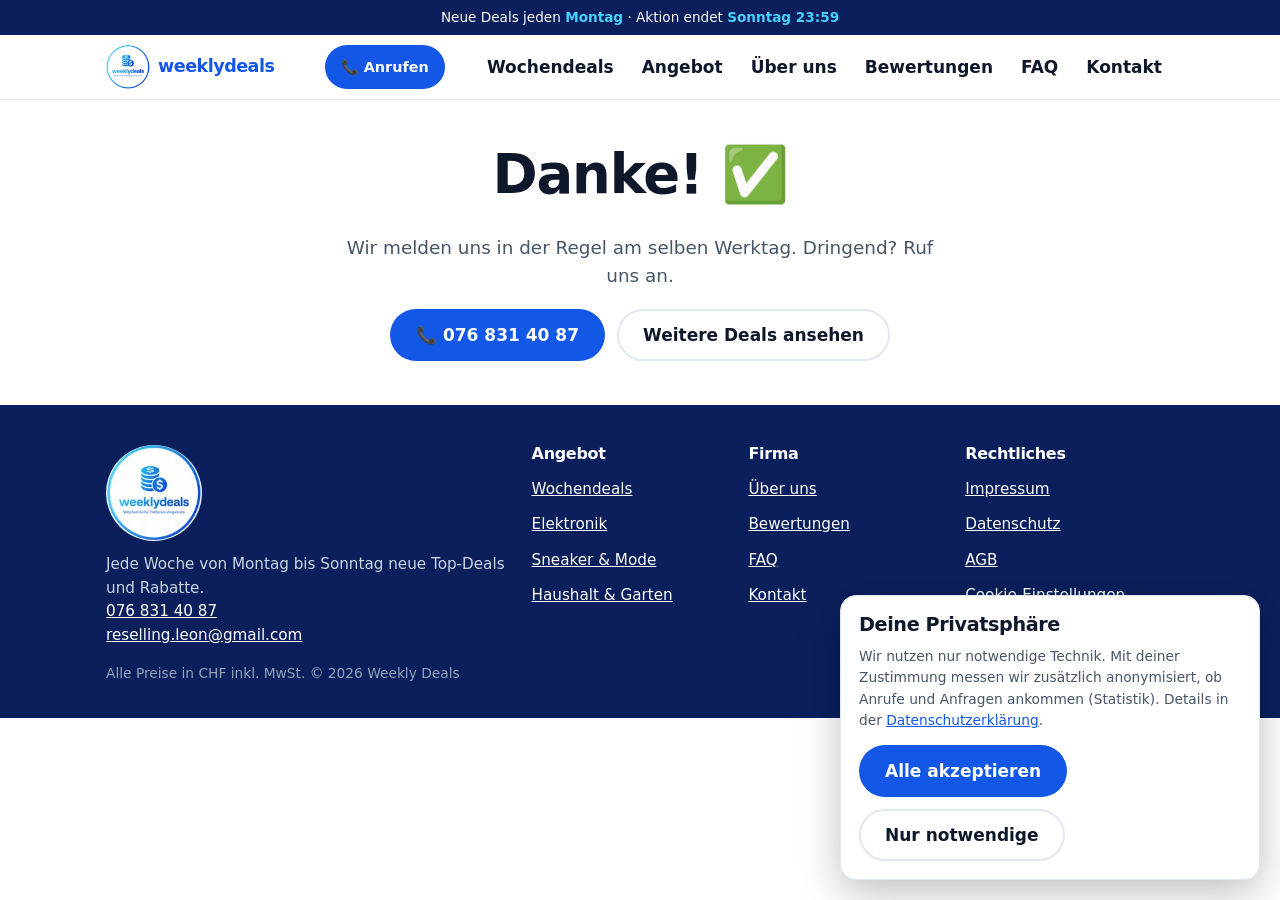
<file: danke/index.html>
<!doctype html>
<html lang="de-CH">
<head>
<meta charset="utf-8">
<meta name="viewport" content="width=device-width,initial-scale=1">
<title>Danke für deine Nachricht | Weekly Deals</title>
<meta name="description" content="Wir haben deine Nachricht erhalten.">

<meta name="robots" content="noindex">
<meta name="theme-color" content="#0a1f5c">
<meta property="og:title" content="Danke für deine Nachricht | Weekly Deals"><meta property="og:description" content="Wir haben deine Nachricht erhalten."><meta property="og:type" content="website"><meta property="og:locale" content="de_CH">
<link rel="icon" type="image/png" sizes="32x32" href="../img/favicon-32.png">
<link rel="stylesheet" href="../css/style.css">
<script type="application/ld+json">{"@context":"https://schema.org","@type":"Store","name":"Weekly Deals","telephone":"+41768314087","email":"reselling.leon@gmail.com","areaServed":"CH","priceRange":"CHF","openingHoursSpecification":[{"@type":"OpeningHoursSpecification","dayOfWeek":["Monday","Tuesday","Wednesday","Thursday","Friday"],"opens":"09:00","closes":"18:00"},{"@type":"OpeningHoursSpecification","dayOfWeek":"Saturday","opens":"09:00","closes":"16:00"}]}</script>
</head>
<body>
<a class="skip" href="#main">Zum Inhalt springen</a>
<div class="topstrip">Neue Deals jeden <strong>Montag</strong> · Aktion endet <strong>Sonntag 23:59</strong></div>
<header class="site-header"><div class="wrap bar">
  <a class="logo" href="../" aria-label="Weekly Deals – Startseite"><img src="../img/logo-144.webp" width="48" height="48" alt=""><span>weeklydeals</span></a>
  <a class="btn btn-primary call-btn" href="tel:+41768314087" aria-label="Anrufen 076 831 40 87">📞 Anrufen</a>
  <button class="burger" aria-label="Menü" aria-expanded="false" aria-controls="nav">☰</button>
  <nav id="nav" class="nav" aria-label="Hauptnavigation"><a href="../wochendeals/">Wochendeals</a><a href="../angebot/">Angebot</a><a href="../ueber-uns/">Über uns</a><a href="../bewertungen/">Bewertungen</a><a href="../faq/">FAQ</a><a href="../kontakt/">Kontakt</a></nav>
</div></header>
<main id="main">
<section class="section"><div class="wrap" style="max-width:640px;text-align:center"><h1>Danke! ✅</h1><p class="lead">Wir melden uns in der Regel am selben Werktag. Dringend? Ruf uns an.</p>
<div class="btn-row" style="justify-content:center"><a class="btn btn-primary" href="tel:+41768314087">📞 076 831 40 87</a><a class="btn btn-light" href="../wochendeals/">Weitere Deals ansehen</a></div></div></section>
</main>
<footer class="site-footer"><div class="wrap">
  <div class="fgrid">
    <div><img class="flogo" src="../img/logo-144.webp" width="96" height="96" alt="Weekly Deals – Wöchentliche Tiefpreis-Angebote" loading="lazy"><p>Jede Woche von Montag bis Sonntag neue Top-Deals und Rabatte.<br><a href="tel:+41768314087">076 831 40 87</a><br><a href="mailto:reselling.leon@gmail.com">reselling.leon@gmail.com</a></p></div>
    <div><h3>Angebot</h3><ul><li><a href="../wochendeals/">Wochendeals</a></li><li><a href="../angebot/elektronik/">Elektronik</a></li><li><a href="../angebot/sneaker-mode/">Sneaker &amp; Mode</a></li><li><a href="../angebot/haushalt-garten/">Haushalt &amp; Garten</a></li></ul></div>
    <div><h3>Firma</h3><ul><li><a href="../ueber-uns/">Über uns</a></li><li><a href="../bewertungen/">Bewertungen</a></li><li><a href="../faq/">FAQ</a></li><li><a href="../kontakt/">Kontakt</a></li></ul></div>
    <div><h3>Rechtliches</h3><ul><li><a href="../impressum/">Impressum</a></li><li><a href="../datenschutz/">Datenschutz</a></li><li><a href="../agb/">AGB</a></li><li><a href="#" id="consent-open">Cookie-Einstellungen</a></li></ul></div>
  </div>
  <p class="small" style="color:#94a3b8">Alle Preise in CHF inkl. MwSt. © <span id="year">2026</span> Weekly Deals</p>
</div></footer>
<div class="mbar" aria-label="Schnellkontakt">
  <a class="btn btn-dark" href="tel:+41768314087">📞 Anrufen</a>
  <a class="btn btn-light" href="https://wa.me/41768314087">💬 WhatsApp</a>
  <a class="btn btn-primary" href="../wochendeals/">🔥 Deals</a>
</div>
<div id="consent" class="consent" role="dialog" aria-labelledby="ctitle" aria-live="polite">
  <h3 id="ctitle">Deine Privatsphäre</h3>
  <p class="small">Wir nutzen nur notwendige Technik. Mit deiner Zustimmung messen wir zusätzlich anonymisiert, ob Anrufe und Anfragen ankommen (Statistik). Details in der <a href="../datenschutz/">Datenschutzerklärung</a>.</p>
  <div class="btn-row"><button class="btn btn-primary" data-consent="all">Alle akzeptieren</button><button class="btn btn-light" data-consent="necessary">Nur notwendige</button></div>
</div>
<script src="../js/main.js" defer></script>
</body>
</html>
</file>
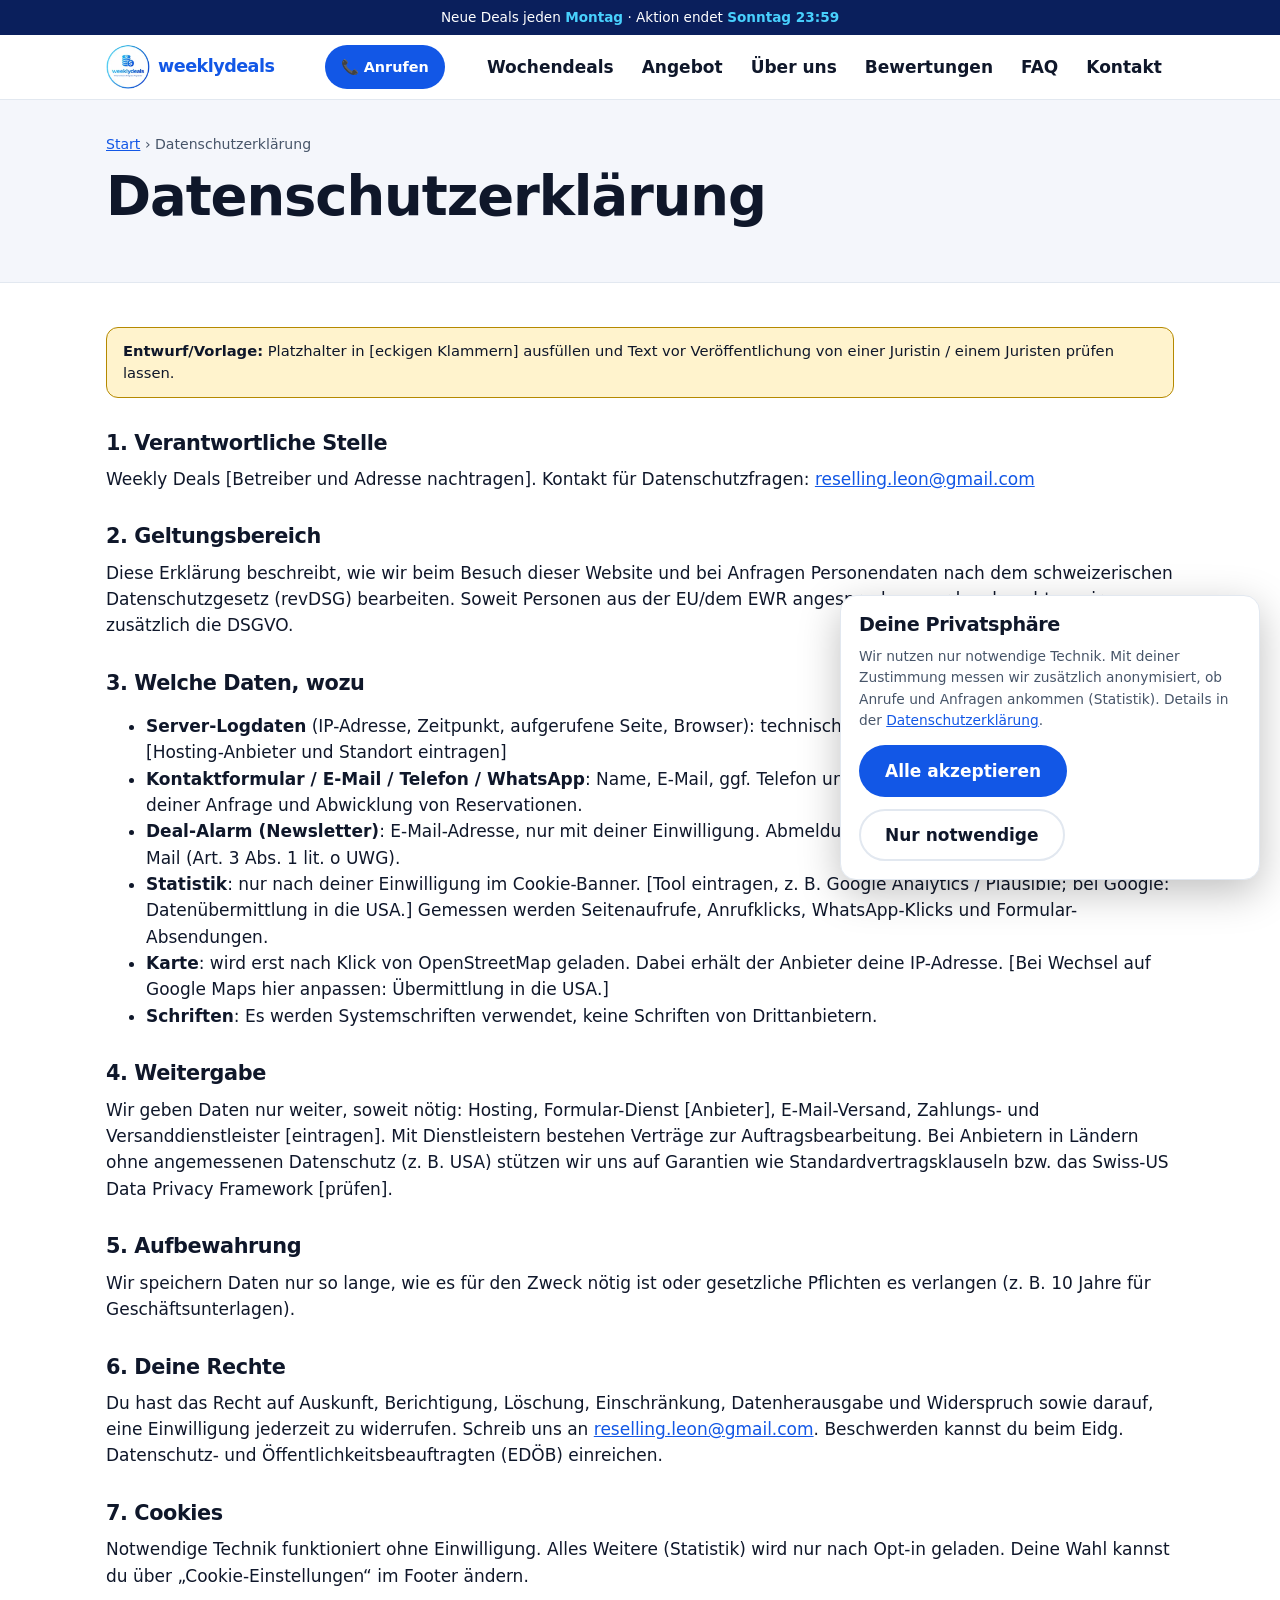
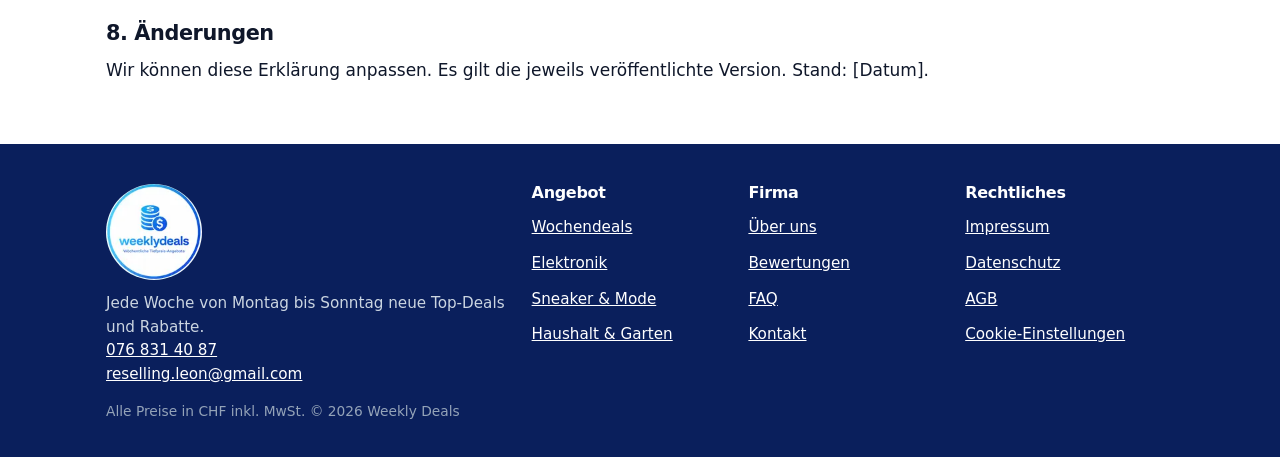
<file: datenschutz/index.html>
<!doctype html>
<html lang="de-CH">
<head>
<meta charset="utf-8">
<meta name="viewport" content="width=device-width,initial-scale=1">
<title>Datenschutzerklärung | Weekly Deals</title>
<meta name="description" content="Datenschutzerklärung nach revDSG: Welche Daten wir wozu bearbeiten und welche Rechte du hast.">


<meta name="theme-color" content="#0a1f5c">
<meta property="og:title" content="Datenschutzerklärung | Weekly Deals"><meta property="og:description" content="Datenschutzerklärung nach revDSG: Welche Daten wir wozu bearbeiten und welche Rechte du hast."><meta property="og:type" content="website"><meta property="og:locale" content="de_CH">
<link rel="icon" type="image/png" sizes="32x32" href="../img/favicon-32.png">
<link rel="stylesheet" href="../css/style.css">
<script type="application/ld+json">{"@context":"https://schema.org","@type":"Store","name":"Weekly Deals","telephone":"+41768314087","email":"reselling.leon@gmail.com","areaServed":"CH","priceRange":"CHF","openingHoursSpecification":[{"@type":"OpeningHoursSpecification","dayOfWeek":["Monday","Tuesday","Wednesday","Thursday","Friday"],"opens":"09:00","closes":"18:00"},{"@type":"OpeningHoursSpecification","dayOfWeek":"Saturday","opens":"09:00","closes":"16:00"}]}</script>
</head>
<body>
<a class="skip" href="#main">Zum Inhalt springen</a>
<div class="topstrip">Neue Deals jeden <strong>Montag</strong> · Aktion endet <strong>Sonntag 23:59</strong></div>
<header class="site-header"><div class="wrap bar">
  <a class="logo" href="../" aria-label="Weekly Deals – Startseite"><img src="../img/logo-144.webp" width="48" height="48" alt=""><span>weeklydeals</span></a>
  <a class="btn btn-primary call-btn" href="tel:+41768314087" aria-label="Anrufen 076 831 40 87">📞 Anrufen</a>
  <button class="burger" aria-label="Menü" aria-expanded="false" aria-controls="nav">☰</button>
  <nav id="nav" class="nav" aria-label="Hauptnavigation"><a href="../wochendeals/">Wochendeals</a><a href="../angebot/">Angebot</a><a href="../ueber-uns/">Über uns</a><a href="../bewertungen/">Bewertungen</a><a href="../faq/">FAQ</a><a href="../kontakt/">Kontakt</a></nav>
</div></header>
<main id="main">
<section class="page-hero"><div class="wrap"><div class="crumbs"><a href="../">Start</a> › Datenschutzerklärung</div><h1>Datenschutzerklärung</h1></div></section>
<section class="section"><div class="wrap legal"><p class="draft-note"><b>Entwurf/Vorlage:</b> Platzhalter in [eckigen Klammern] ausfüllen und Text vor Veröffentlichung von einer Juristin / einem Juristen prüfen lassen.</p><h2>1. Verantwortliche Stelle</h2><p>Weekly Deals [Betreiber und Adresse nachtragen]. Kontakt für Datenschutzfragen: <a href="mailto:reselling.leon@gmail.com">reselling.leon@gmail.com</a></p>
<h2>2. Geltungsbereich</h2><p>Diese Erklärung beschreibt, wie wir beim Besuch dieser Website und bei Anfragen Personendaten nach dem schweizerischen Datenschutzgesetz (revDSG) bearbeiten. Soweit Personen aus der EU/dem EWR angesprochen werden, beachten wir zusätzlich die DSGVO.</p>
<h2>3. Welche Daten, wozu</h2>
<ul><li><b>Server-Logdaten</b> (IP-Adresse, Zeitpunkt, aufgerufene Seite, Browser): technisch notwendig für Betrieb und Sicherheit. [Hosting-Anbieter und Standort eintragen]</li>
<li><b>Kontaktformular / E-Mail / Telefon / WhatsApp</b>: Name, E-Mail, ggf. Telefon und Nachricht – nur zur Beantwortung deiner Anfrage und Abwicklung von Reservationen.</li>
<li><b>Deal-Alarm (Newsletter)</b>: E-Mail-Adresse, nur mit deiner Einwilligung. Abmeldung jederzeit über den Link in jeder E-Mail (Art. 3 Abs. 1 lit. o UWG).</li>
<li><b>Statistik</b>: nur nach deiner Einwilligung im Cookie-Banner. [Tool eintragen, z. B. Google Analytics / Plausible; bei Google: Datenübermittlung in die USA.] Gemessen werden Seitenaufrufe, Anrufklicks, WhatsApp-Klicks und Formular-Absendungen.</li>
<li><b>Karte</b>: wird erst nach Klick von OpenStreetMap geladen. Dabei erhält der Anbieter deine IP-Adresse. [Bei Wechsel auf Google Maps hier anpassen: Übermittlung in die USA.]</li>
<li><b>Schriften</b>: Es werden Systemschriften verwendet, keine Schriften von Drittanbietern.</li></ul>
<h2>4. Weitergabe</h2><p>Wir geben Daten nur weiter, soweit nötig: Hosting, Formular-Dienst [Anbieter], E-Mail-Versand, Zahlungs- und Versanddienstleister [eintragen]. Mit Dienstleistern bestehen Verträge zur Auftragsbearbeitung. Bei Anbietern in Ländern ohne angemessenen Datenschutz (z. B. USA) stützen wir uns auf Garantien wie Standardvertragsklauseln bzw. das Swiss-US Data Privacy Framework [prüfen].</p>
<h2>5. Aufbewahrung</h2><p>Wir speichern Daten nur so lange, wie es für den Zweck nötig ist oder gesetzliche Pflichten es verlangen (z. B. 10 Jahre für Geschäftsunterlagen).</p>
<h2>6. Deine Rechte</h2><p>Du hast das Recht auf Auskunft, Berichtigung, Löschung, Einschränkung, Datenherausgabe und Widerspruch sowie darauf, eine Einwilligung jederzeit zu widerrufen. Schreib uns an <a href="mailto:reselling.leon@gmail.com">reselling.leon@gmail.com</a>. Beschwerden kannst du beim Eidg. Datenschutz- und Öffentlichkeitsbeauftragten (EDÖB) einreichen.</p>
<h2>7. Cookies</h2><p>Notwendige Technik funktioniert ohne Einwilligung. Alles Weitere (Statistik) wird nur nach Opt-in geladen. Deine Wahl kannst du über „Cookie-Einstellungen“ im Footer ändern.</p>
<h2>8. Änderungen</h2><p>Wir können diese Erklärung anpassen. Es gilt die jeweils veröffentlichte Version. Stand: [Datum].</p></div></section>
</main>
<footer class="site-footer"><div class="wrap">
  <div class="fgrid">
    <div><img class="flogo" src="../img/logo-144.webp" width="96" height="96" alt="Weekly Deals – Wöchentliche Tiefpreis-Angebote" loading="lazy"><p>Jede Woche von Montag bis Sonntag neue Top-Deals und Rabatte.<br><a href="tel:+41768314087">076 831 40 87</a><br><a href="mailto:reselling.leon@gmail.com">reselling.leon@gmail.com</a></p></div>
    <div><h3>Angebot</h3><ul><li><a href="../wochendeals/">Wochendeals</a></li><li><a href="../angebot/elektronik/">Elektronik</a></li><li><a href="../angebot/sneaker-mode/">Sneaker &amp; Mode</a></li><li><a href="../angebot/haushalt-garten/">Haushalt &amp; Garten</a></li></ul></div>
    <div><h3>Firma</h3><ul><li><a href="../ueber-uns/">Über uns</a></li><li><a href="../bewertungen/">Bewertungen</a></li><li><a href="../faq/">FAQ</a></li><li><a href="../kontakt/">Kontakt</a></li></ul></div>
    <div><h3>Rechtliches</h3><ul><li><a href="../impressum/">Impressum</a></li><li><a href="../datenschutz/">Datenschutz</a></li><li><a href="../agb/">AGB</a></li><li><a href="#" id="consent-open">Cookie-Einstellungen</a></li></ul></div>
  </div>
  <p class="small" style="color:#94a3b8">Alle Preise in CHF inkl. MwSt. © <span id="year">2026</span> Weekly Deals</p>
</div></footer>
<div class="mbar" aria-label="Schnellkontakt">
  <a class="btn btn-dark" href="tel:+41768314087">📞 Anrufen</a>
  <a class="btn btn-light" href="https://wa.me/41768314087">💬 WhatsApp</a>
  <a class="btn btn-primary" href="../wochendeals/">🔥 Deals</a>
</div>
<div id="consent" class="consent" role="dialog" aria-labelledby="ctitle" aria-live="polite">
  <h3 id="ctitle">Deine Privatsphäre</h3>
  <p class="small">Wir nutzen nur notwendige Technik. Mit deiner Zustimmung messen wir zusätzlich anonymisiert, ob Anrufe und Anfragen ankommen (Statistik). Details in der <a href="../datenschutz/">Datenschutzerklärung</a>.</p>
  <div class="btn-row"><button class="btn btn-primary" data-consent="all">Alle akzeptieren</button><button class="btn btn-light" data-consent="necessary">Nur notwendige</button></div>
</div>
<script src="../js/main.js" defer></script>
</body>
</html>
</file>
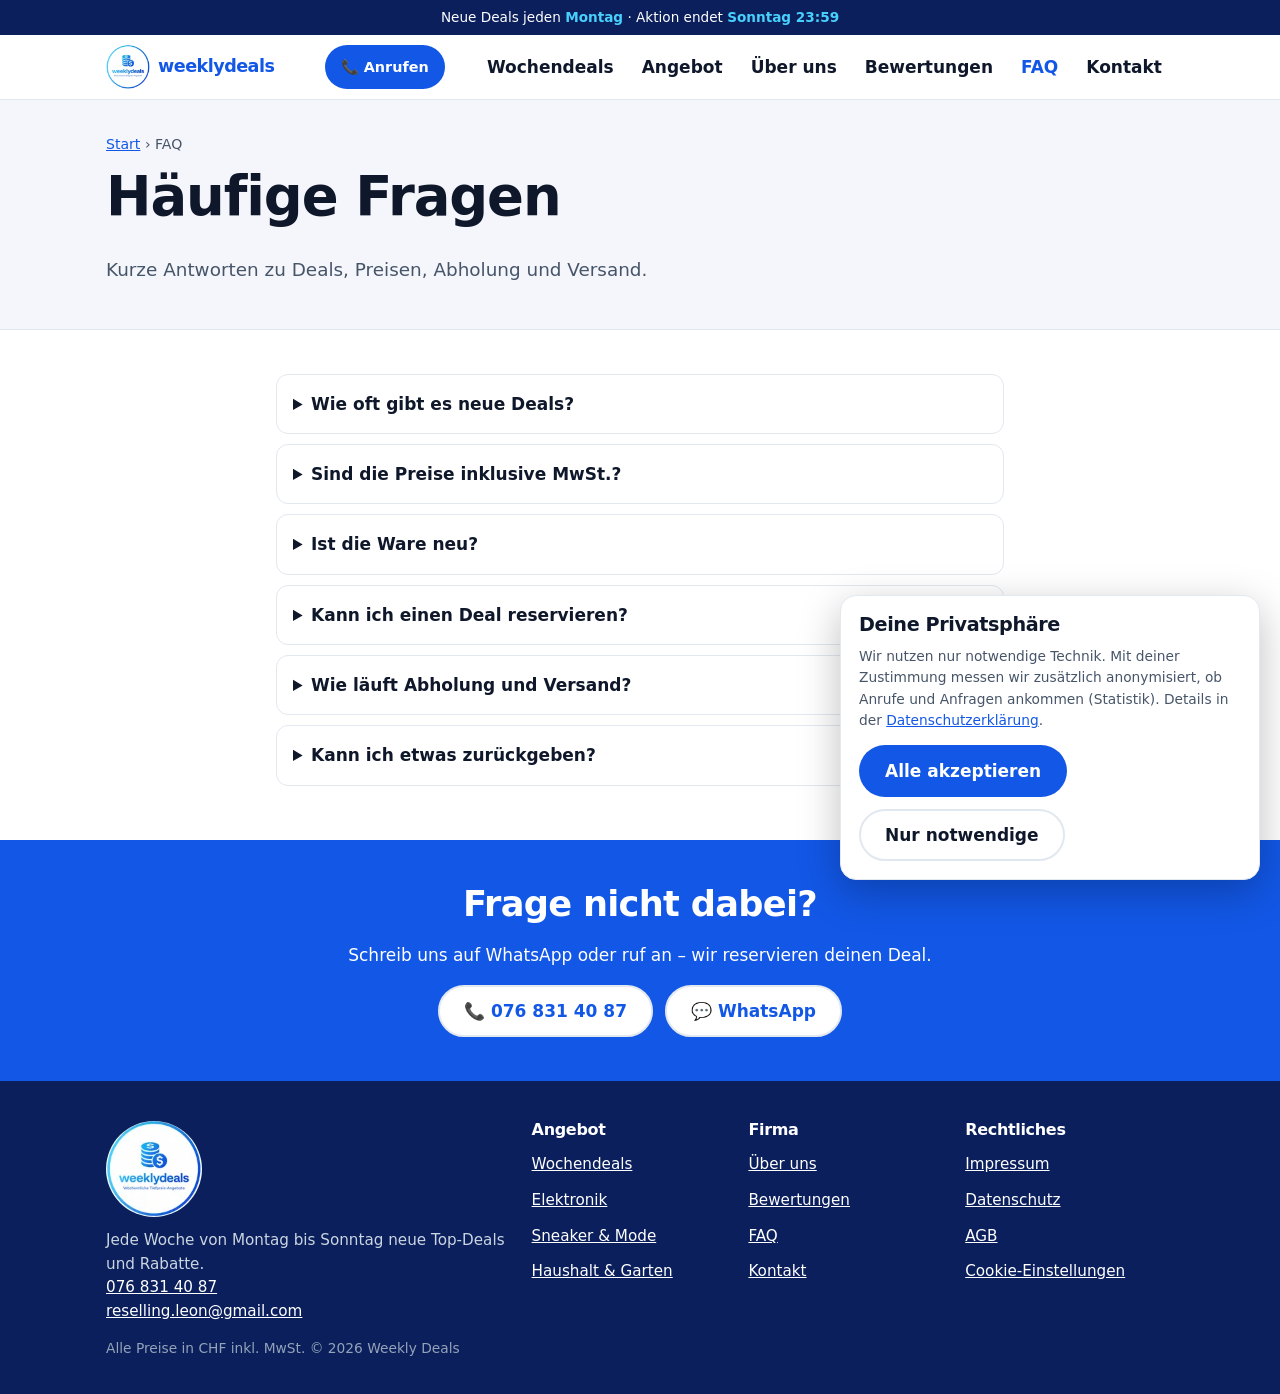
<file: faq/index.html>
<!doctype html>
<html lang="de-CH">
<head>
<meta charset="utf-8">
<meta name="viewport" content="width=device-width,initial-scale=1">
<title>FAQ – Häufige Fragen zu Weekly Deals Schweiz</title>
<meta name="description" content="Antworten zu Wochendeals, Preisen inkl. MwSt., Abholung, Versand und Rückgabe.">


<meta name="theme-color" content="#0a1f5c">
<meta property="og:title" content="FAQ – Häufige Fragen zu Weekly Deals Schweiz"><meta property="og:description" content="Antworten zu Wochendeals, Preisen inkl. MwSt., Abholung, Versand und Rückgabe."><meta property="og:type" content="website"><meta property="og:locale" content="de_CH">
<link rel="icon" type="image/png" sizes="32x32" href="../img/favicon-32.png">
<link rel="stylesheet" href="../css/style.css">
<script type="application/ld+json">{"@context":"https://schema.org","@type":"Store","name":"Weekly Deals","telephone":"+41768314087","email":"reselling.leon@gmail.com","areaServed":"CH","priceRange":"CHF","openingHoursSpecification":[{"@type":"OpeningHoursSpecification","dayOfWeek":["Monday","Tuesday","Wednesday","Thursday","Friday"],"opens":"09:00","closes":"18:00"},{"@type":"OpeningHoursSpecification","dayOfWeek":"Saturday","opens":"09:00","closes":"16:00"}]}</script>
</head>
<body>
<a class="skip" href="#main">Zum Inhalt springen</a>
<div class="topstrip">Neue Deals jeden <strong>Montag</strong> · Aktion endet <strong>Sonntag 23:59</strong></div>
<header class="site-header"><div class="wrap bar">
  <a class="logo" href="../" aria-label="Weekly Deals – Startseite"><img src="../img/logo-144.webp" width="48" height="48" alt=""><span>weeklydeals</span></a>
  <a class="btn btn-primary call-btn" href="tel:+41768314087" aria-label="Anrufen 076 831 40 87">📞 Anrufen</a>
  <button class="burger" aria-label="Menü" aria-expanded="false" aria-controls="nav">☰</button>
  <nav id="nav" class="nav" aria-label="Hauptnavigation"><a href="../wochendeals/">Wochendeals</a><a href="../angebot/">Angebot</a><a href="../ueber-uns/">Über uns</a><a href="../bewertungen/">Bewertungen</a><a href="../faq/" aria-current="page">FAQ</a><a href="../kontakt/">Kontakt</a></nav>
</div></header>
<main id="main">
<section class="page-hero"><div class="wrap"><div class="crumbs"><a href="../">Start</a> › FAQ</div><h1>Häufige Fragen</h1><p class="lead">Kurze Antworten zu Deals, Preisen, Abholung und Versand.</p></div></section><section class="section"><div class="wrap" style="max-width:760px"><details><summary>Wie oft gibt es neue Deals?</summary><p>Jede Woche neu: Start am Montag, Ende am Sonntag um 23:59 Uhr.</p></details><details><summary>Sind die Preise inklusive MwSt.?</summary><p>Ja. Alle Preise sind Endpreise in CHF inkl. Mehrwertsteuer.</p></details><details><summary>Ist die Ware neu?</summary><p>Je nach Artikel Neuware, Restposten oder geprüfte B-Ware. Der Zustand steht bei jedem Deal.</p></details><details><summary>Kann ich einen Deal reservieren?</summary><p>Ja, per Telefon, WhatsApp oder Formular. Wir bestätigen dir die Reservation.</p></details><details><summary>Wie läuft Abholung und Versand?</summary><p>[Abholung nach Terminvereinbarung / Versand per Post – Kosten und Lieferfrist hier eintragen.]</p></details><details><summary>Kann ich etwas zurückgeben?</summary><p>[Rückgaberegelung hier eintragen – siehe AGB.]</p></details></div></section><section class="cta-band"><div class="wrap"><h2>Frage nicht dabei?</h2><p>Schreib uns auf WhatsApp oder ruf an – wir reservieren deinen Deal.</p>
<div class="btn-row" style="justify-content:center"><a class="btn btn-light" href="tel:+41768314087">📞 076 831 40 87</a><a class="btn btn-light" href="https://wa.me/41768314087">💬 WhatsApp</a></div></div></section><script type="application/ld+json">{"@context":"https://schema.org","@type":"FAQPage","mainEntity":[{"@type":"Question","name":"Wie oft gibt es neue Deals?","acceptedAnswer":{"@type":"Answer","text":"Jede Woche neu: Start am Montag, Ende am Sonntag um 23:59 Uhr."}},{"@type":"Question","name":"Sind die Preise inklusive MwSt.?","acceptedAnswer":{"@type":"Answer","text":"Ja. Alle Preise sind Endpreise in CHF inkl. Mehrwertsteuer."}},{"@type":"Question","name":"Ist die Ware neu?","acceptedAnswer":{"@type":"Answer","text":"Je nach Artikel Neuware, Restposten oder geprüfte B-Ware. Der Zustand steht bei jedem Deal."}},{"@type":"Question","name":"Kann ich einen Deal reservieren?","acceptedAnswer":{"@type":"Answer","text":"Ja, per Telefon, WhatsApp oder Formular. Wir bestätigen dir die Reservation."}},{"@type":"Question","name":"Wie läuft Abholung und Versand?","acceptedAnswer":{"@type":"Answer","text":"[Abholung nach Terminvereinbarung / Versand per Post – Kosten und Lieferfrist hier eintragen.]"}},{"@type":"Question","name":"Kann ich etwas zurückgeben?","acceptedAnswer":{"@type":"Answer","text":"[Rückgaberegelung hier eintragen – siehe AGB.]"}}]}</script>
</main>
<footer class="site-footer"><div class="wrap">
  <div class="fgrid">
    <div><img class="flogo" src="../img/logo-144.webp" width="96" height="96" alt="Weekly Deals – Wöchentliche Tiefpreis-Angebote" loading="lazy"><p>Jede Woche von Montag bis Sonntag neue Top-Deals und Rabatte.<br><a href="tel:+41768314087">076 831 40 87</a><br><a href="mailto:reselling.leon@gmail.com">reselling.leon@gmail.com</a></p></div>
    <div><h3>Angebot</h3><ul><li><a href="../wochendeals/">Wochendeals</a></li><li><a href="../angebot/elektronik/">Elektronik</a></li><li><a href="../angebot/sneaker-mode/">Sneaker &amp; Mode</a></li><li><a href="../angebot/haushalt-garten/">Haushalt &amp; Garten</a></li></ul></div>
    <div><h3>Firma</h3><ul><li><a href="../ueber-uns/">Über uns</a></li><li><a href="../bewertungen/">Bewertungen</a></li><li><a href="../faq/">FAQ</a></li><li><a href="../kontakt/">Kontakt</a></li></ul></div>
    <div><h3>Rechtliches</h3><ul><li><a href="../impressum/">Impressum</a></li><li><a href="../datenschutz/">Datenschutz</a></li><li><a href="../agb/">AGB</a></li><li><a href="#" id="consent-open">Cookie-Einstellungen</a></li></ul></div>
  </div>
  <p class="small" style="color:#94a3b8">Alle Preise in CHF inkl. MwSt. © <span id="year">2026</span> Weekly Deals</p>
</div></footer>
<div class="mbar" aria-label="Schnellkontakt">
  <a class="btn btn-dark" href="tel:+41768314087">📞 Anrufen</a>
  <a class="btn btn-light" href="https://wa.me/41768314087">💬 WhatsApp</a>
  <a class="btn btn-primary" href="../wochendeals/">🔥 Deals</a>
</div>
<div id="consent" class="consent" role="dialog" aria-labelledby="ctitle" aria-live="polite">
  <h3 id="ctitle">Deine Privatsphäre</h3>
  <p class="small">Wir nutzen nur notwendige Technik. Mit deiner Zustimmung messen wir zusätzlich anonymisiert, ob Anrufe und Anfragen ankommen (Statistik). Details in der <a href="../datenschutz/">Datenschutzerklärung</a>.</p>
  <div class="btn-row"><button class="btn btn-primary" data-consent="all">Alle akzeptieren</button><button class="btn btn-light" data-consent="necessary">Nur notwendige</button></div>
</div>
<script src="../js/main.js" defer></script>
</body>
</html>
</file>
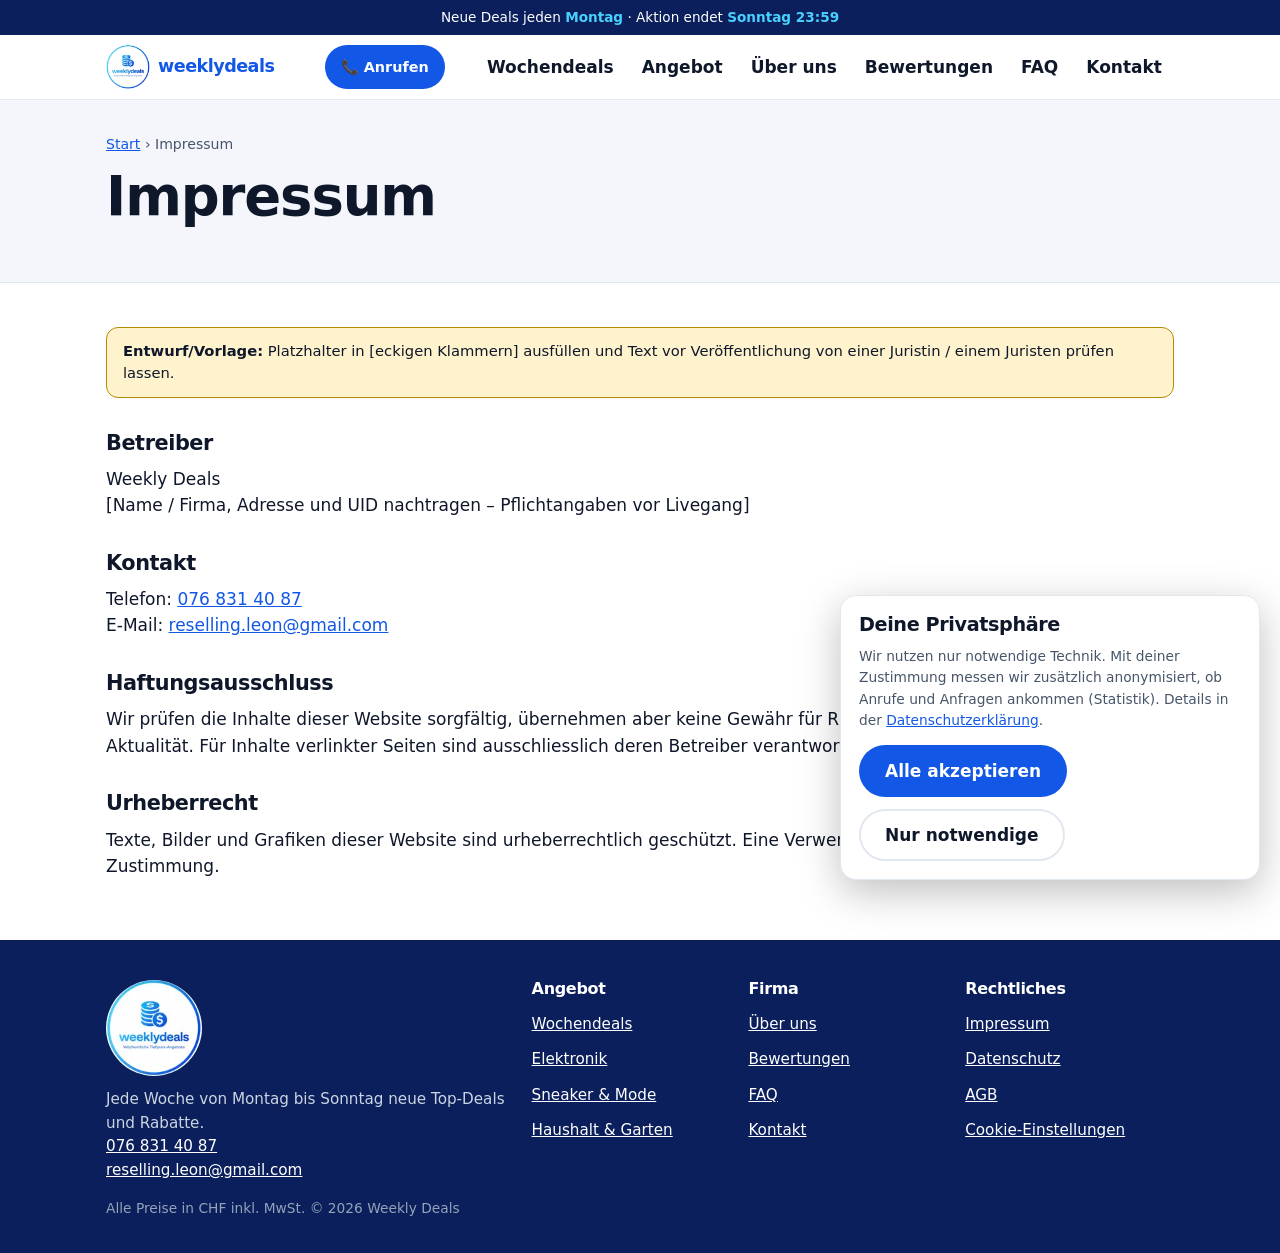
<file: impressum/index.html>
<!doctype html>
<html lang="de-CH">
<head>
<meta charset="utf-8">
<meta name="viewport" content="width=device-width,initial-scale=1">
<title>Impressum | Weekly Deals</title>
<meta name="description" content="Impressum von Weekly Deals: Firma, Adresse, UID, Kontakt.">


<meta name="theme-color" content="#0a1f5c">
<meta property="og:title" content="Impressum | Weekly Deals"><meta property="og:description" content="Impressum von Weekly Deals: Firma, Adresse, UID, Kontakt."><meta property="og:type" content="website"><meta property="og:locale" content="de_CH">
<link rel="icon" type="image/png" sizes="32x32" href="../img/favicon-32.png">
<link rel="stylesheet" href="../css/style.css">
<script type="application/ld+json">{"@context":"https://schema.org","@type":"Store","name":"Weekly Deals","telephone":"+41768314087","email":"reselling.leon@gmail.com","areaServed":"CH","priceRange":"CHF","openingHoursSpecification":[{"@type":"OpeningHoursSpecification","dayOfWeek":["Monday","Tuesday","Wednesday","Thursday","Friday"],"opens":"09:00","closes":"18:00"},{"@type":"OpeningHoursSpecification","dayOfWeek":"Saturday","opens":"09:00","closes":"16:00"}]}</script>
</head>
<body>
<a class="skip" href="#main">Zum Inhalt springen</a>
<div class="topstrip">Neue Deals jeden <strong>Montag</strong> · Aktion endet <strong>Sonntag 23:59</strong></div>
<header class="site-header"><div class="wrap bar">
  <a class="logo" href="../" aria-label="Weekly Deals – Startseite"><img src="../img/logo-144.webp" width="48" height="48" alt=""><span>weeklydeals</span></a>
  <a class="btn btn-primary call-btn" href="tel:+41768314087" aria-label="Anrufen 076 831 40 87">📞 Anrufen</a>
  <button class="burger" aria-label="Menü" aria-expanded="false" aria-controls="nav">☰</button>
  <nav id="nav" class="nav" aria-label="Hauptnavigation"><a href="../wochendeals/">Wochendeals</a><a href="../angebot/">Angebot</a><a href="../ueber-uns/">Über uns</a><a href="../bewertungen/">Bewertungen</a><a href="../faq/">FAQ</a><a href="../kontakt/">Kontakt</a></nav>
</div></header>
<main id="main">
<section class="page-hero"><div class="wrap"><div class="crumbs"><a href="../">Start</a> › Impressum</div><h1>Impressum</h1></div></section>
<section class="section"><div class="wrap legal"><p class="draft-note"><b>Entwurf/Vorlage:</b> Platzhalter in [eckigen Klammern] ausfüllen und Text vor Veröffentlichung von einer Juristin / einem Juristen prüfen lassen.</p><h2>Betreiber</h2><p>Weekly Deals<br>[Name / Firma, Adresse und UID nachtragen – Pflichtangaben vor Livegang]</p>
<h2>Kontakt</h2><p>Telefon: <a href="tel:+41768314087">076 831 40 87</a><br>E-Mail: <a href="mailto:reselling.leon@gmail.com">reselling.leon@gmail.com</a></p>
<h2>Haftungsausschluss</h2><p>Wir prüfen die Inhalte dieser Website sorgfältig, übernehmen aber keine Gewähr für Richtigkeit, Vollständigkeit und Aktualität. Für Inhalte verlinkter Seiten sind ausschliesslich deren Betreiber verantwortlich.</p>
<h2>Urheberrecht</h2><p>Texte, Bilder und Grafiken dieser Website sind urheberrechtlich geschützt. Eine Verwendung bedarf unserer vorgängigen Zustimmung.</p></div></section>
</main>
<footer class="site-footer"><div class="wrap">
  <div class="fgrid">
    <div><img class="flogo" src="../img/logo-144.webp" width="96" height="96" alt="Weekly Deals – Wöchentliche Tiefpreis-Angebote" loading="lazy"><p>Jede Woche von Montag bis Sonntag neue Top-Deals und Rabatte.<br><a href="tel:+41768314087">076 831 40 87</a><br><a href="mailto:reselling.leon@gmail.com">reselling.leon@gmail.com</a></p></div>
    <div><h3>Angebot</h3><ul><li><a href="../wochendeals/">Wochendeals</a></li><li><a href="../angebot/elektronik/">Elektronik</a></li><li><a href="../angebot/sneaker-mode/">Sneaker &amp; Mode</a></li><li><a href="../angebot/haushalt-garten/">Haushalt &amp; Garten</a></li></ul></div>
    <div><h3>Firma</h3><ul><li><a href="../ueber-uns/">Über uns</a></li><li><a href="../bewertungen/">Bewertungen</a></li><li><a href="../faq/">FAQ</a></li><li><a href="../kontakt/">Kontakt</a></li></ul></div>
    <div><h3>Rechtliches</h3><ul><li><a href="../impressum/">Impressum</a></li><li><a href="../datenschutz/">Datenschutz</a></li><li><a href="../agb/">AGB</a></li><li><a href="#" id="consent-open">Cookie-Einstellungen</a></li></ul></div>
  </div>
  <p class="small" style="color:#94a3b8">Alle Preise in CHF inkl. MwSt. © <span id="year">2026</span> Weekly Deals</p>
</div></footer>
<div class="mbar" aria-label="Schnellkontakt">
  <a class="btn btn-dark" href="tel:+41768314087">📞 Anrufen</a>
  <a class="btn btn-light" href="https://wa.me/41768314087">💬 WhatsApp</a>
  <a class="btn btn-primary" href="../wochendeals/">🔥 Deals</a>
</div>
<div id="consent" class="consent" role="dialog" aria-labelledby="ctitle" aria-live="polite">
  <h3 id="ctitle">Deine Privatsphäre</h3>
  <p class="small">Wir nutzen nur notwendige Technik. Mit deiner Zustimmung messen wir zusätzlich anonymisiert, ob Anrufe und Anfragen ankommen (Statistik). Details in der <a href="../datenschutz/">Datenschutzerklärung</a>.</p>
  <div class="btn-row"><button class="btn btn-primary" data-consent="all">Alle akzeptieren</button><button class="btn btn-light" data-consent="necessary">Nur notwendige</button></div>
</div>
<script src="../js/main.js" defer></script>
</body>
</html>
</file>
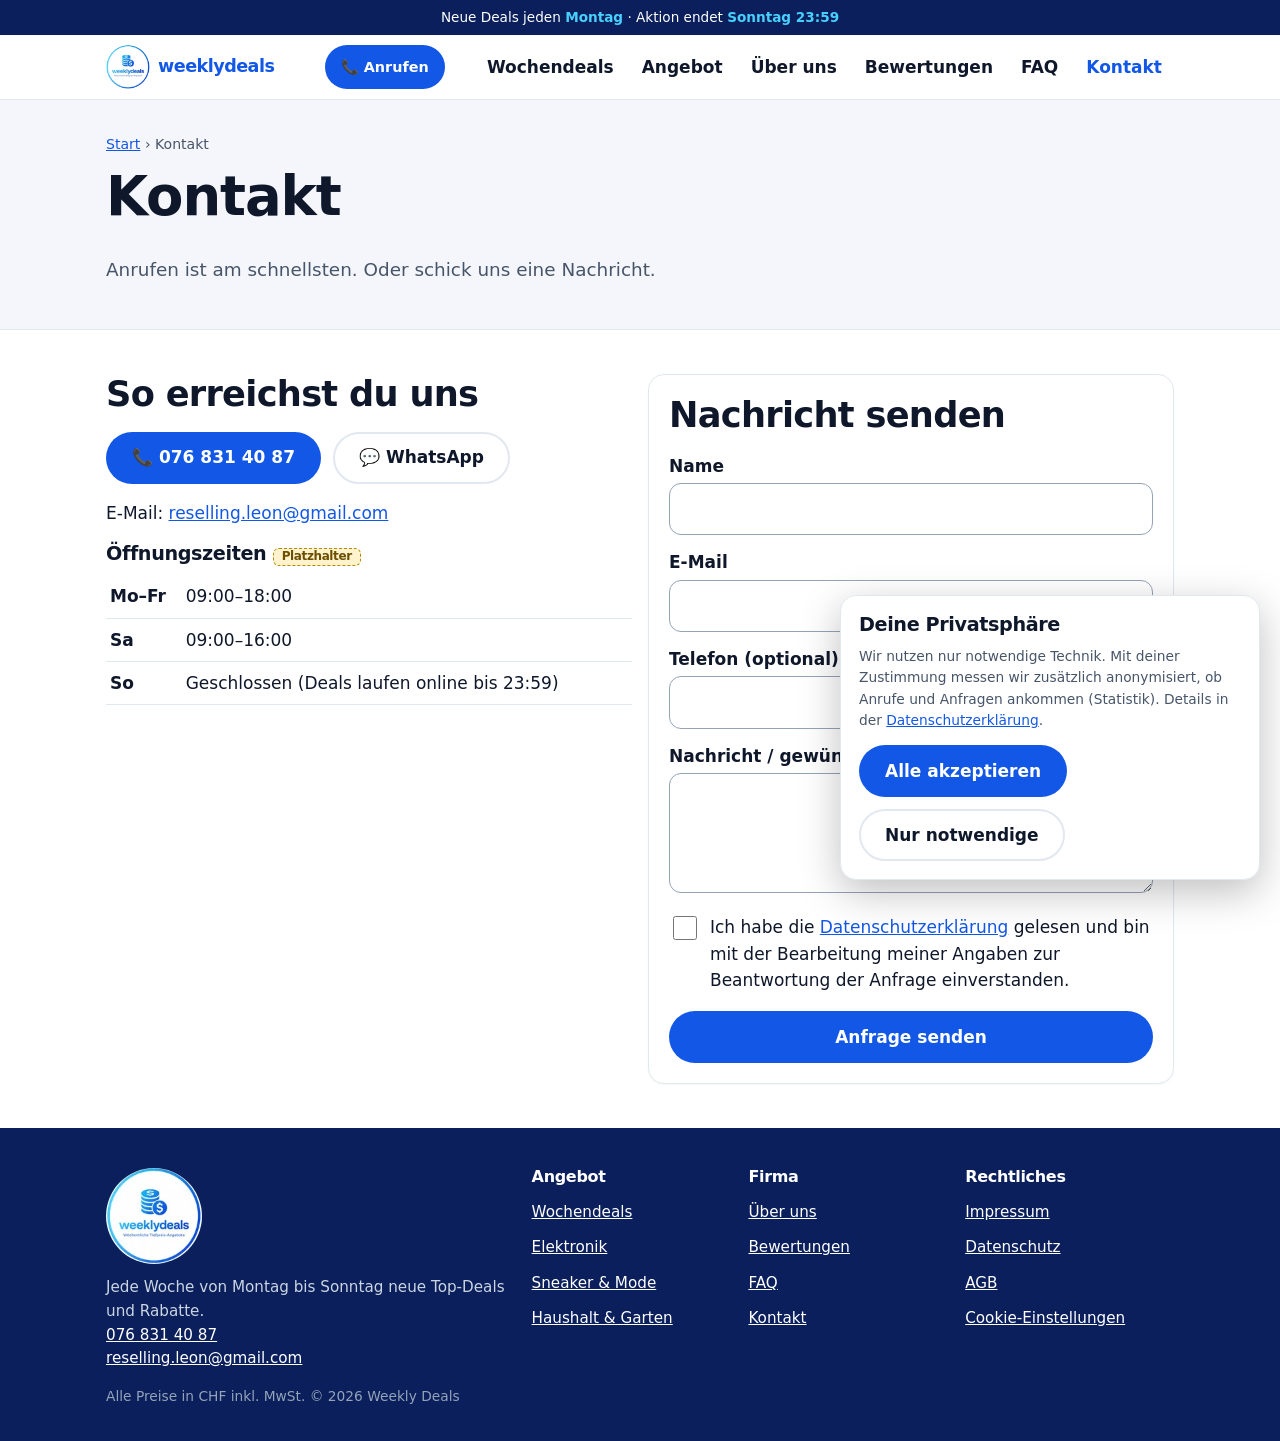
<file: kontakt/index.html>
<!doctype html>
<html lang="de-CH">
<head>
<meta charset="utf-8">
<meta name="viewport" content="width=device-width,initial-scale=1">
<title>Kontakt – Weekly Deals Schweiz</title>
<meta name="description" content="Weekly Deals Schweiz: Telefon, WhatsApp, E-Mail, Öffnungszeiten und Kontaktformular.">


<meta name="theme-color" content="#0a1f5c">
<meta property="og:title" content="Kontakt – Weekly Deals Schweiz"><meta property="og:description" content="Weekly Deals Schweiz: Telefon, WhatsApp, E-Mail, Öffnungszeiten und Kontaktformular."><meta property="og:type" content="website"><meta property="og:locale" content="de_CH">
<link rel="icon" type="image/png" sizes="32x32" href="../img/favicon-32.png">
<link rel="stylesheet" href="../css/style.css">
<script type="application/ld+json">{"@context":"https://schema.org","@type":"Store","name":"Weekly Deals","telephone":"+41768314087","email":"reselling.leon@gmail.com","areaServed":"CH","priceRange":"CHF","openingHoursSpecification":[{"@type":"OpeningHoursSpecification","dayOfWeek":["Monday","Tuesday","Wednesday","Thursday","Friday"],"opens":"09:00","closes":"18:00"},{"@type":"OpeningHoursSpecification","dayOfWeek":"Saturday","opens":"09:00","closes":"16:00"}]}</script>
</head>
<body>
<a class="skip" href="#main">Zum Inhalt springen</a>
<div class="topstrip">Neue Deals jeden <strong>Montag</strong> · Aktion endet <strong>Sonntag 23:59</strong></div>
<header class="site-header"><div class="wrap bar">
  <a class="logo" href="../" aria-label="Weekly Deals – Startseite"><img src="../img/logo-144.webp" width="48" height="48" alt=""><span>weeklydeals</span></a>
  <a class="btn btn-primary call-btn" href="tel:+41768314087" aria-label="Anrufen 076 831 40 87">📞 Anrufen</a>
  <button class="burger" aria-label="Menü" aria-expanded="false" aria-controls="nav">☰</button>
  <nav id="nav" class="nav" aria-label="Hauptnavigation"><a href="../wochendeals/">Wochendeals</a><a href="../angebot/">Angebot</a><a href="../ueber-uns/">Über uns</a><a href="../bewertungen/">Bewertungen</a><a href="../faq/">FAQ</a><a href="../kontakt/" aria-current="page">Kontakt</a></nav>
</div></header>
<main id="main">
<section class="page-hero"><div class="wrap"><div class="crumbs"><a href="../">Start</a> › Kontakt</div><h1>Kontakt</h1><p class="lead">Anrufen ist am schnellsten. Oder schick uns eine Nachricht.</p></div></section>
<section class="section"><div class="wrap grid c2">
<div>
  <h2>So erreichst du uns</h2>
  <div class="btn-row"><a class="btn btn-primary" href="tel:+41768314087">📞 076 831 40 87</a><a class="btn btn-light" href="https://wa.me/41768314087">💬 WhatsApp</a></div>
  <p style="margin-top:16px">E-Mail: <a href="mailto:reselling.leon@gmail.com">reselling.leon@gmail.com</a></p>
  <h3>Öffnungszeiten <span class="tag">Platzhalter</span></h3>
  <table><tr><th>Mo–Fr</th><td>09:00–18:00</td></tr><tr><th>Sa</th><td>09:00–16:00</td></tr><tr><th>So</th><td>Geschlossen (Deals laufen online bis 23:59)</td></tr></table>
</div>
<div class="card">
  <h2>Nachricht senden</h2>
  <form data-form data-thanks="../danke/" action="https://formspree.io/f/PLATZHALTER" method="post">
    <div class="hp" aria-hidden="true"><label>Nicht ausfüllen<input type="text" name="website" tabindex="-1" autocomplete="off"></label></div>
    <input type="hidden" name="form" value="kontakt">
    <div><label for="f-name">Name</label><input id="f-name" type="text" name="name" required autocomplete="name"></div>
    <div><label for="f-mail">E-Mail</label><input id="f-mail" type="email" name="email" required autocomplete="email"></div>
    <div><label for="f-tel">Telefon (optional)</label><input id="f-tel" type="tel" name="tel" autocomplete="tel"></div>
    <div><label for="f-msg">Nachricht / gewünschter Deal</label><textarea id="f-msg" name="message" required></textarea></div>
    <label class="check"><input type="checkbox" required name="privacy"><span>Ich habe die <a href="../datenschutz/">Datenschutzerklärung</a> gelesen und bin mit der Bearbeitung meiner Angaben zur Beantwortung der Anfrage einverstanden.</span></label>
    <button class="btn btn-primary" type="submit">Anfrage senden</button>
  </form>
</div></div></section>
</main>
<footer class="site-footer"><div class="wrap">
  <div class="fgrid">
    <div><img class="flogo" src="../img/logo-144.webp" width="96" height="96" alt="Weekly Deals – Wöchentliche Tiefpreis-Angebote" loading="lazy"><p>Jede Woche von Montag bis Sonntag neue Top-Deals und Rabatte.<br><a href="tel:+41768314087">076 831 40 87</a><br><a href="mailto:reselling.leon@gmail.com">reselling.leon@gmail.com</a></p></div>
    <div><h3>Angebot</h3><ul><li><a href="../wochendeals/">Wochendeals</a></li><li><a href="../angebot/elektronik/">Elektronik</a></li><li><a href="../angebot/sneaker-mode/">Sneaker &amp; Mode</a></li><li><a href="../angebot/haushalt-garten/">Haushalt &amp; Garten</a></li></ul></div>
    <div><h3>Firma</h3><ul><li><a href="../ueber-uns/">Über uns</a></li><li><a href="../bewertungen/">Bewertungen</a></li><li><a href="../faq/">FAQ</a></li><li><a href="../kontakt/">Kontakt</a></li></ul></div>
    <div><h3>Rechtliches</h3><ul><li><a href="../impressum/">Impressum</a></li><li><a href="../datenschutz/">Datenschutz</a></li><li><a href="../agb/">AGB</a></li><li><a href="#" id="consent-open">Cookie-Einstellungen</a></li></ul></div>
  </div>
  <p class="small" style="color:#94a3b8">Alle Preise in CHF inkl. MwSt. © <span id="year">2026</span> Weekly Deals</p>
</div></footer>
<div class="mbar" aria-label="Schnellkontakt">
  <a class="btn btn-dark" href="tel:+41768314087">📞 Anrufen</a>
  <a class="btn btn-light" href="https://wa.me/41768314087">💬 WhatsApp</a>
  <a class="btn btn-primary" href="../wochendeals/">🔥 Deals</a>
</div>
<div id="consent" class="consent" role="dialog" aria-labelledby="ctitle" aria-live="polite">
  <h3 id="ctitle">Deine Privatsphäre</h3>
  <p class="small">Wir nutzen nur notwendige Technik. Mit deiner Zustimmung messen wir zusätzlich anonymisiert, ob Anrufe und Anfragen ankommen (Statistik). Details in der <a href="../datenschutz/">Datenschutzerklärung</a>.</p>
  <div class="btn-row"><button class="btn btn-primary" data-consent="all">Alle akzeptieren</button><button class="btn btn-light" data-consent="necessary">Nur notwendige</button></div>
</div>
<script src="../js/main.js" defer></script>
</body>
</html>
</file>
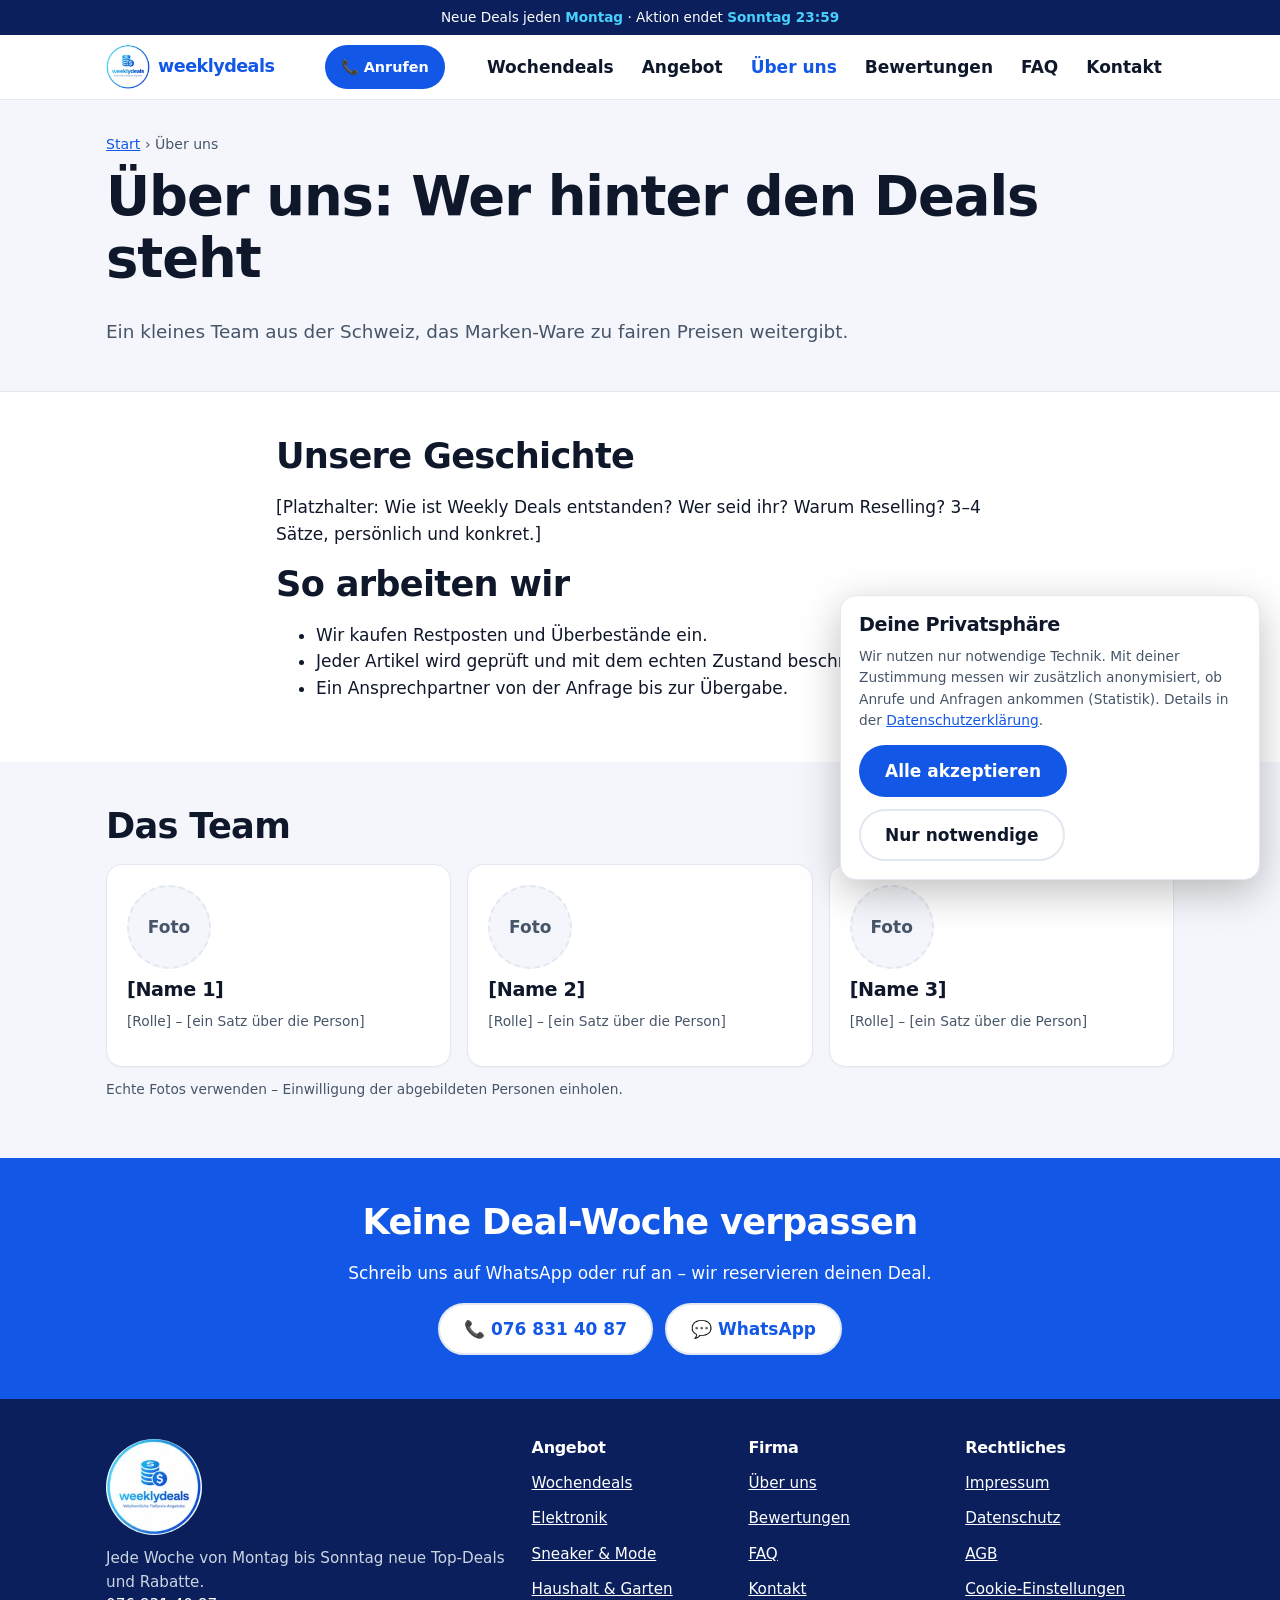
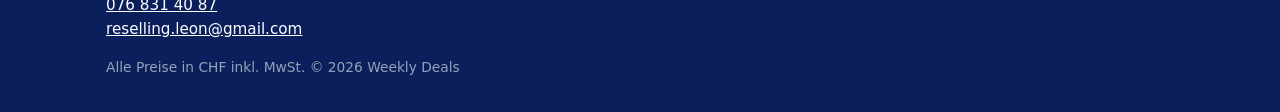
<file: ueber-uns/index.html>
<!doctype html>
<html lang="de-CH">
<head>
<meta charset="utf-8">
<meta name="viewport" content="width=device-width,initial-scale=1">
<title>Über uns – Das Team von Weekly Deals Schweiz</title>
<meta name="description" content="Lerne das Team hinter Weekly Deals kennen: persönlich und ehrlich, in der ganzen Schweiz.">


<meta name="theme-color" content="#0a1f5c">
<meta property="og:title" content="Über uns – Das Team von Weekly Deals Schweiz"><meta property="og:description" content="Lerne das Team hinter Weekly Deals kennen: persönlich und ehrlich, in der ganzen Schweiz."><meta property="og:type" content="website"><meta property="og:locale" content="de_CH">
<link rel="icon" type="image/png" sizes="32x32" href="../img/favicon-32.png">
<link rel="stylesheet" href="../css/style.css">
<script type="application/ld+json">{"@context":"https://schema.org","@type":"Store","name":"Weekly Deals","telephone":"+41768314087","email":"reselling.leon@gmail.com","areaServed":"CH","priceRange":"CHF","openingHoursSpecification":[{"@type":"OpeningHoursSpecification","dayOfWeek":["Monday","Tuesday","Wednesday","Thursday","Friday"],"opens":"09:00","closes":"18:00"},{"@type":"OpeningHoursSpecification","dayOfWeek":"Saturday","opens":"09:00","closes":"16:00"}]}</script>
</head>
<body>
<a class="skip" href="#main">Zum Inhalt springen</a>
<div class="topstrip">Neue Deals jeden <strong>Montag</strong> · Aktion endet <strong>Sonntag 23:59</strong></div>
<header class="site-header"><div class="wrap bar">
  <a class="logo" href="../" aria-label="Weekly Deals – Startseite"><img src="../img/logo-144.webp" width="48" height="48" alt=""><span>weeklydeals</span></a>
  <a class="btn btn-primary call-btn" href="tel:+41768314087" aria-label="Anrufen 076 831 40 87">📞 Anrufen</a>
  <button class="burger" aria-label="Menü" aria-expanded="false" aria-controls="nav">☰</button>
  <nav id="nav" class="nav" aria-label="Hauptnavigation"><a href="../wochendeals/">Wochendeals</a><a href="../angebot/">Angebot</a><a href="../ueber-uns/" aria-current="page">Über uns</a><a href="../bewertungen/">Bewertungen</a><a href="../faq/">FAQ</a><a href="../kontakt/">Kontakt</a></nav>
</div></header>
<main id="main">
<section class="page-hero"><div class="wrap"><div class="crumbs"><a href="../">Start</a> › Über uns</div><h1>Über uns: Wer hinter den Deals steht</h1><p class="lead">Ein kleines Team aus der Schweiz, das Marken-Ware zu fairen Preisen weitergibt.</p></div></section>
<section class="section"><div class="wrap" style="max-width:760px">
<h2>Unsere Geschichte</h2>
<p>[Platzhalter: Wie ist Weekly Deals entstanden? Wer seid ihr? Warum Reselling? 3–4 Sätze, persönlich und konkret.]</p>
<h2>So arbeiten wir</h2>
<ul><li>Wir kaufen Restposten und Überbestände ein.</li><li>Jeder Artikel wird geprüft und mit dem echten Zustand beschrieben.</li><li>Ein Ansprechpartner von der Anfrage bis zur Übergabe.</li></ul>
</div></section>
<section class="section soft"><div class="wrap"><h2>Das Team</h2><div class="grid c3"><div class="card"><div class="avatar" aria-hidden="true">Foto</div><h3>[Name 1]</h3><p class="small">[Rolle] – [ein Satz über die Person]</p></div><div class="card"><div class="avatar" aria-hidden="true">Foto</div><h3>[Name 2]</h3><p class="small">[Rolle] – [ein Satz über die Person]</p></div><div class="card"><div class="avatar" aria-hidden="true">Foto</div><h3>[Name 3]</h3><p class="small">[Rolle] – [ein Satz über die Person]</p></div></div>
<p class="small" style="margin-top:12px">Echte Fotos verwenden – Einwilligung der abgebildeten Personen einholen.</p></div></section><section class="cta-band"><div class="wrap"><h2>Keine Deal-Woche verpassen</h2><p>Schreib uns auf WhatsApp oder ruf an – wir reservieren deinen Deal.</p>
<div class="btn-row" style="justify-content:center"><a class="btn btn-light" href="tel:+41768314087">📞 076 831 40 87</a><a class="btn btn-light" href="https://wa.me/41768314087">💬 WhatsApp</a></div></div></section>
</main>
<footer class="site-footer"><div class="wrap">
  <div class="fgrid">
    <div><img class="flogo" src="../img/logo-144.webp" width="96" height="96" alt="Weekly Deals – Wöchentliche Tiefpreis-Angebote" loading="lazy"><p>Jede Woche von Montag bis Sonntag neue Top-Deals und Rabatte.<br><a href="tel:+41768314087">076 831 40 87</a><br><a href="mailto:reselling.leon@gmail.com">reselling.leon@gmail.com</a></p></div>
    <div><h3>Angebot</h3><ul><li><a href="../wochendeals/">Wochendeals</a></li><li><a href="../angebot/elektronik/">Elektronik</a></li><li><a href="../angebot/sneaker-mode/">Sneaker &amp; Mode</a></li><li><a href="../angebot/haushalt-garten/">Haushalt &amp; Garten</a></li></ul></div>
    <div><h3>Firma</h3><ul><li><a href="../ueber-uns/">Über uns</a></li><li><a href="../bewertungen/">Bewertungen</a></li><li><a href="../faq/">FAQ</a></li><li><a href="../kontakt/">Kontakt</a></li></ul></div>
    <div><h3>Rechtliches</h3><ul><li><a href="../impressum/">Impressum</a></li><li><a href="../datenschutz/">Datenschutz</a></li><li><a href="../agb/">AGB</a></li><li><a href="#" id="consent-open">Cookie-Einstellungen</a></li></ul></div>
  </div>
  <p class="small" style="color:#94a3b8">Alle Preise in CHF inkl. MwSt. © <span id="year">2026</span> Weekly Deals</p>
</div></footer>
<div class="mbar" aria-label="Schnellkontakt">
  <a class="btn btn-dark" href="tel:+41768314087">📞 Anrufen</a>
  <a class="btn btn-light" href="https://wa.me/41768314087">💬 WhatsApp</a>
  <a class="btn btn-primary" href="../wochendeals/">🔥 Deals</a>
</div>
<div id="consent" class="consent" role="dialog" aria-labelledby="ctitle" aria-live="polite">
  <h3 id="ctitle">Deine Privatsphäre</h3>
  <p class="small">Wir nutzen nur notwendige Technik. Mit deiner Zustimmung messen wir zusätzlich anonymisiert, ob Anrufe und Anfragen ankommen (Statistik). Details in der <a href="../datenschutz/">Datenschutzerklärung</a>.</p>
  <div class="btn-row"><button class="btn btn-primary" data-consent="all">Alle akzeptieren</button><button class="btn btn-light" data-consent="necessary">Nur notwendige</button></div>
</div>
<script src="../js/main.js" defer></script>
</body>
</html>
</file>
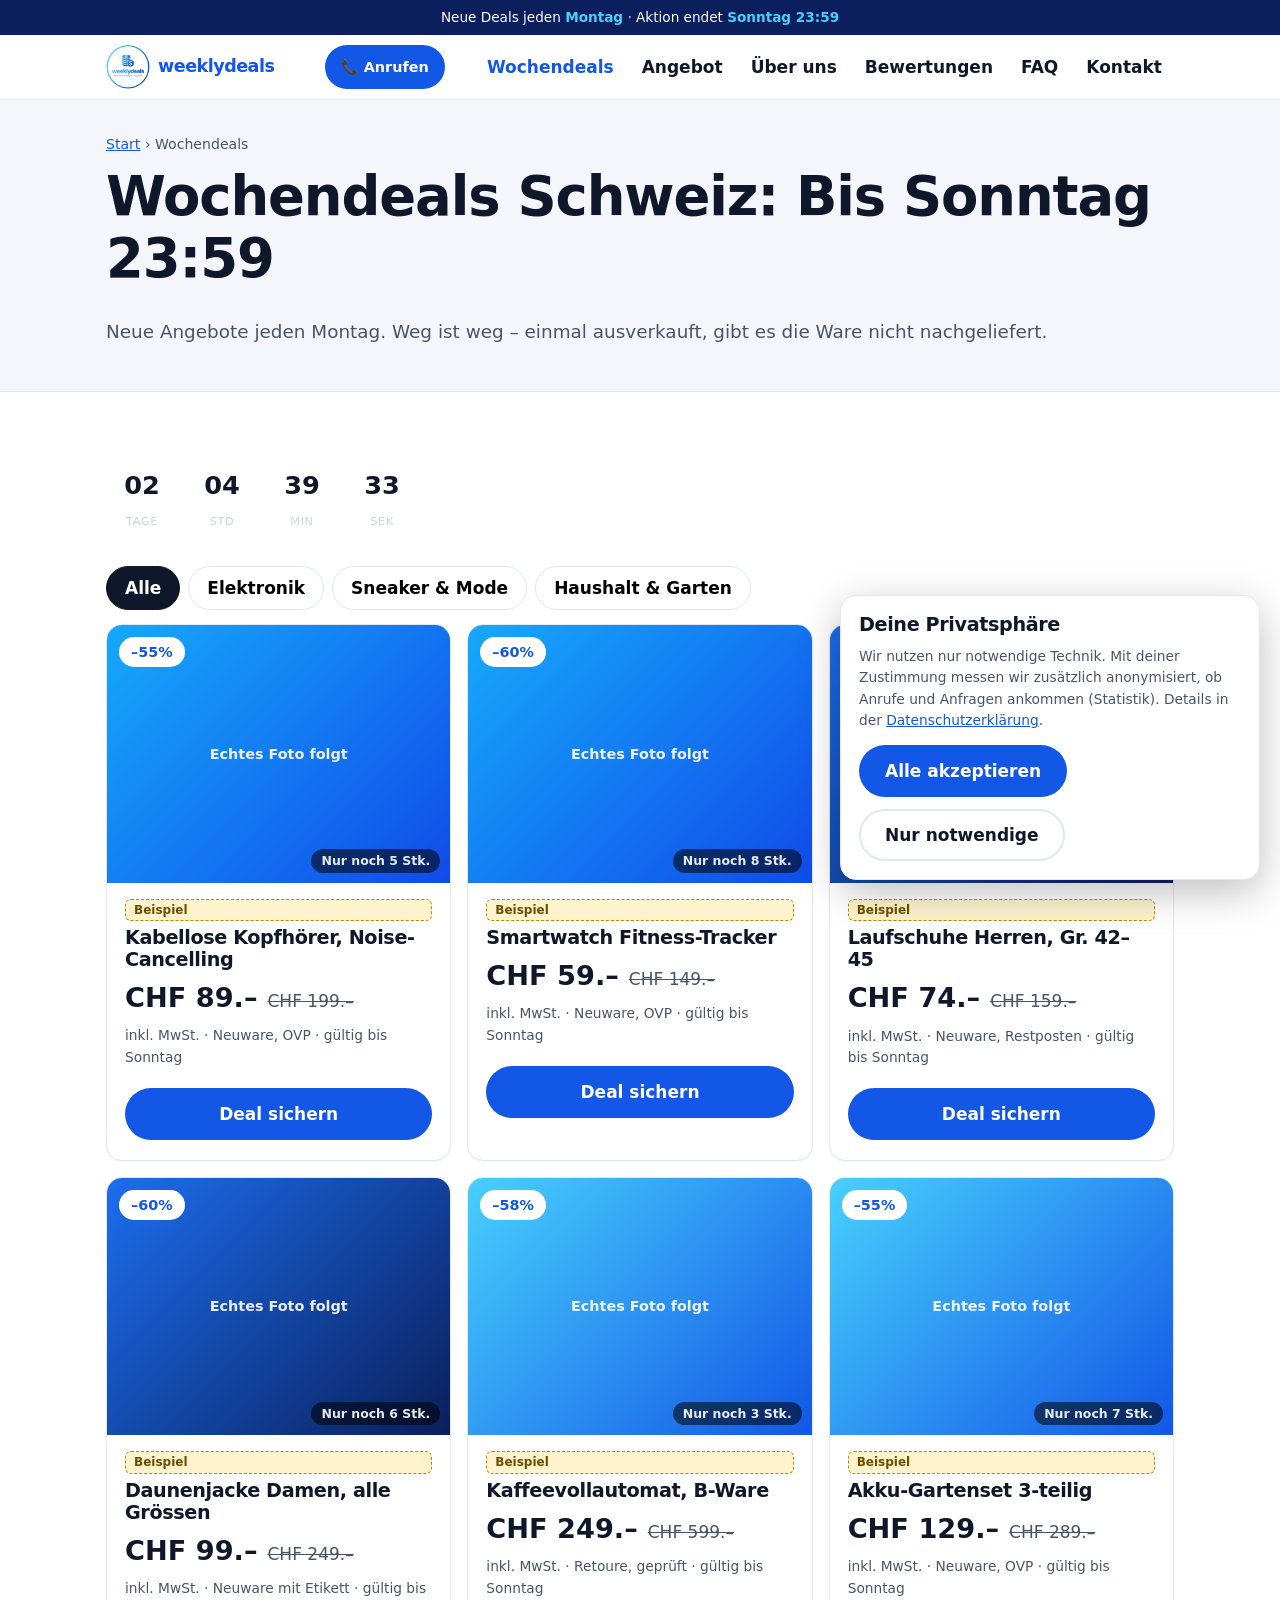
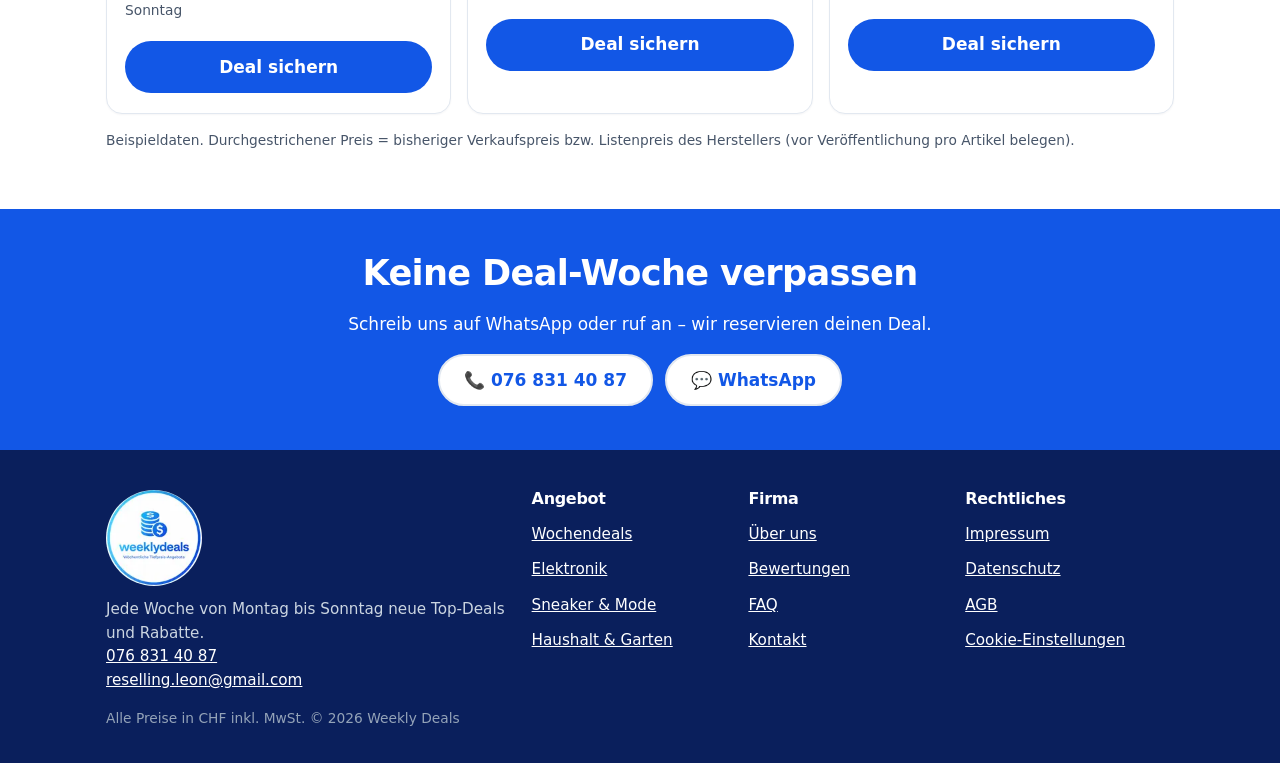
<file: wochendeals/index.html>
<!doctype html>
<html lang="de-CH">
<head>
<meta charset="utf-8">
<meta name="viewport" content="width=device-width,initial-scale=1">
<title>Wochendeals Schweiz – Aktuelle Angebote bis Sonntag | Weekly Deals</title>
<meta name="description" content="Alle Deals der Woche im Überblick: Elektronik, Sneaker, Mode, Haushalt. Neue Angebote jeden Montag, gültig bis Sonntag.">


<meta name="theme-color" content="#0a1f5c">
<meta property="og:title" content="Wochendeals Schweiz – Aktuelle Angebote bis Sonntag | Weekly Deals"><meta property="og:description" content="Alle Deals der Woche im Überblick: Elektronik, Sneaker, Mode, Haushalt. Neue Angebote jeden Montag, gültig bis Sonntag."><meta property="og:type" content="website"><meta property="og:locale" content="de_CH">
<link rel="icon" type="image/png" sizes="32x32" href="../img/favicon-32.png">
<link rel="stylesheet" href="../css/style.css">
<script type="application/ld+json">{"@context":"https://schema.org","@type":"Store","name":"Weekly Deals","telephone":"+41768314087","email":"reselling.leon@gmail.com","areaServed":"CH","priceRange":"CHF","openingHoursSpecification":[{"@type":"OpeningHoursSpecification","dayOfWeek":["Monday","Tuesday","Wednesday","Thursday","Friday"],"opens":"09:00","closes":"18:00"},{"@type":"OpeningHoursSpecification","dayOfWeek":"Saturday","opens":"09:00","closes":"16:00"}]}</script>
</head>
<body>
<a class="skip" href="#main">Zum Inhalt springen</a>
<div class="topstrip">Neue Deals jeden <strong>Montag</strong> · Aktion endet <strong>Sonntag 23:59</strong></div>
<header class="site-header"><div class="wrap bar">
  <a class="logo" href="../" aria-label="Weekly Deals – Startseite"><img src="../img/logo-144.webp" width="48" height="48" alt=""><span>weeklydeals</span></a>
  <a class="btn btn-primary call-btn" href="tel:+41768314087" aria-label="Anrufen 076 831 40 87">📞 Anrufen</a>
  <button class="burger" aria-label="Menü" aria-expanded="false" aria-controls="nav">☰</button>
  <nav id="nav" class="nav" aria-label="Hauptnavigation"><a href="../wochendeals/" aria-current="page">Wochendeals</a><a href="../angebot/">Angebot</a><a href="../ueber-uns/">Über uns</a><a href="../bewertungen/">Bewertungen</a><a href="../faq/">FAQ</a><a href="../kontakt/">Kontakt</a></nav>
</div></header>
<main id="main">
<section class="page-hero"><div class="wrap"><div class="crumbs"><a href="../">Start</a> › Wochendeals</div><h1>Wochendeals Schweiz: Bis Sonntag 23:59</h1><p class="lead">Neue Angebote jeden Montag. Weg ist weg – einmal ausverkauft, gibt es die Ware nicht nachgeliefert.</p></div></section>
<section class="section"><div class="wrap">
<div id="countdown" class="countdown" role="timer" aria-label="Zeit bis Aktionsende" style="--x:0"><div><b>00</b><span>Tage</span></div><div><b>00</b><span>Std</span></div><div><b>00</b><span>Min</span></div><div><b>00</b><span>Sek</span></div></div>
<div class="chips" role="group" aria-label="Kategorie filtern"><button class="chip" data-filter="alle" aria-pressed="true">Alle</button><button class="chip" data-filter="elektronik" aria-pressed="false">Elektronik</button><button class="chip" data-filter="sneaker-mode" aria-pressed="false">Sneaker & Mode</button><button class="chip" data-filter="haushalt-garten" aria-pressed="false">Haushalt & Garten</button></div>
<div class="grid c3"><article class="card deal" data-cat="elektronik">
  <div class="deal-img g1" role="img" aria-label="Platzhalter für Produktfoto: Kabellose Kopfhörer, Noise-Cancelling"><span class="badge">–55%</span><span>Echtes Foto folgt</span><span class="stock">Nur noch 5 Stk.</span></div>
  <div class="deal-body"><span class="tag">Beispiel</span> <h3>Kabellose Kopfhörer, Noise-Cancelling</h3>
    <div class="price"><b>CHF 89.–</b><s>CHF 199.–</s></div>
    <p class="small">inkl. MwSt. · Neuware, OVP · gültig bis Sonntag</p>
    <a class="btn btn-primary btn-block" href="../kontakt/?deal=Kabellose Kopfhörer, Noise-Cancelling">Deal sichern</a></div></article><article class="card deal" data-cat="elektronik">
  <div class="deal-img g1" role="img" aria-label="Platzhalter für Produktfoto: Smartwatch Fitness-Tracker"><span class="badge">–60%</span><span>Echtes Foto folgt</span><span class="stock">Nur noch 8 Stk.</span></div>
  <div class="deal-body"><span class="tag">Beispiel</span> <h3>Smartwatch Fitness-Tracker</h3>
    <div class="price"><b>CHF 59.–</b><s>CHF 149.–</s></div>
    <p class="small">inkl. MwSt. · Neuware, OVP · gültig bis Sonntag</p>
    <a class="btn btn-primary btn-block" href="../kontakt/?deal=Smartwatch Fitness-Tracker">Deal sichern</a></div></article><article class="card deal" data-cat="sneaker-mode">
  <div class="deal-img g2" role="img" aria-label="Platzhalter für Produktfoto: Laufschuhe Herren, Gr. 42–45"><span class="badge">–53%</span><span>Echtes Foto folgt</span><span class="stock">Nur noch 12 Stk.</span></div>
  <div class="deal-body"><span class="tag">Beispiel</span> <h3>Laufschuhe Herren, Gr. 42–45</h3>
    <div class="price"><b>CHF 74.–</b><s>CHF 159.–</s></div>
    <p class="small">inkl. MwSt. · Neuware, Restposten · gültig bis Sonntag</p>
    <a class="btn btn-primary btn-block" href="../kontakt/?deal=Laufschuhe Herren, Gr. 42–45">Deal sichern</a></div></article><article class="card deal" data-cat="sneaker-mode">
  <div class="deal-img g2" role="img" aria-label="Platzhalter für Produktfoto: Daunenjacke Damen, alle Grössen"><span class="badge">–60%</span><span>Echtes Foto folgt</span><span class="stock">Nur noch 6 Stk.</span></div>
  <div class="deal-body"><span class="tag">Beispiel</span> <h3>Daunenjacke Damen, alle Grössen</h3>
    <div class="price"><b>CHF 99.–</b><s>CHF 249.–</s></div>
    <p class="small">inkl. MwSt. · Neuware mit Etikett · gültig bis Sonntag</p>
    <a class="btn btn-primary btn-block" href="../kontakt/?deal=Daunenjacke Damen, alle Grössen">Deal sichern</a></div></article><article class="card deal" data-cat="haushalt-garten">
  <div class="deal-img g3" role="img" aria-label="Platzhalter für Produktfoto: Kaffeevollautomat, B-Ware"><span class="badge">–58%</span><span>Echtes Foto folgt</span><span class="stock">Nur noch 3 Stk.</span></div>
  <div class="deal-body"><span class="tag">Beispiel</span> <h3>Kaffeevollautomat, B-Ware</h3>
    <div class="price"><b>CHF 249.–</b><s>CHF 599.–</s></div>
    <p class="small">inkl. MwSt. · Retoure, geprüft · gültig bis Sonntag</p>
    <a class="btn btn-primary btn-block" href="../kontakt/?deal=Kaffeevollautomat, B-Ware">Deal sichern</a></div></article><article class="card deal" data-cat="haushalt-garten">
  <div class="deal-img g3" role="img" aria-label="Platzhalter für Produktfoto: Akku-Gartenset 3-teilig"><span class="badge">–55%</span><span>Echtes Foto folgt</span><span class="stock">Nur noch 7 Stk.</span></div>
  <div class="deal-body"><span class="tag">Beispiel</span> <h3>Akku-Gartenset 3-teilig</h3>
    <div class="price"><b>CHF 129.–</b><s>CHF 289.–</s></div>
    <p class="small">inkl. MwSt. · Neuware, OVP · gültig bis Sonntag</p>
    <a class="btn btn-primary btn-block" href="../kontakt/?deal=Akku-Gartenset 3-teilig">Deal sichern</a></div></article></div>
<p class="small" style="margin-top:16px">Beispieldaten. Durchgestrichener Preis = bisheriger Verkaufspreis bzw. Listenpreis des Herstellers (vor Veröffentlichung pro Artikel belegen).</p>
</div></section><section class="cta-band"><div class="wrap"><h2>Keine Deal-Woche verpassen</h2><p>Schreib uns auf WhatsApp oder ruf an – wir reservieren deinen Deal.</p>
<div class="btn-row" style="justify-content:center"><a class="btn btn-light" href="tel:+41768314087">📞 076 831 40 87</a><a class="btn btn-light" href="https://wa.me/41768314087">💬 WhatsApp</a></div></div></section>
</main>
<footer class="site-footer"><div class="wrap">
  <div class="fgrid">
    <div><img class="flogo" src="../img/logo-144.webp" width="96" height="96" alt="Weekly Deals – Wöchentliche Tiefpreis-Angebote" loading="lazy"><p>Jede Woche von Montag bis Sonntag neue Top-Deals und Rabatte.<br><a href="tel:+41768314087">076 831 40 87</a><br><a href="mailto:reselling.leon@gmail.com">reselling.leon@gmail.com</a></p></div>
    <div><h3>Angebot</h3><ul><li><a href="../wochendeals/">Wochendeals</a></li><li><a href="../angebot/elektronik/">Elektronik</a></li><li><a href="../angebot/sneaker-mode/">Sneaker &amp; Mode</a></li><li><a href="../angebot/haushalt-garten/">Haushalt &amp; Garten</a></li></ul></div>
    <div><h3>Firma</h3><ul><li><a href="../ueber-uns/">Über uns</a></li><li><a href="../bewertungen/">Bewertungen</a></li><li><a href="../faq/">FAQ</a></li><li><a href="../kontakt/">Kontakt</a></li></ul></div>
    <div><h3>Rechtliches</h3><ul><li><a href="../impressum/">Impressum</a></li><li><a href="../datenschutz/">Datenschutz</a></li><li><a href="../agb/">AGB</a></li><li><a href="#" id="consent-open">Cookie-Einstellungen</a></li></ul></div>
  </div>
  <p class="small" style="color:#94a3b8">Alle Preise in CHF inkl. MwSt. © <span id="year">2026</span> Weekly Deals</p>
</div></footer>
<div class="mbar" aria-label="Schnellkontakt">
  <a class="btn btn-dark" href="tel:+41768314087">📞 Anrufen</a>
  <a class="btn btn-light" href="https://wa.me/41768314087">💬 WhatsApp</a>
  <a class="btn btn-primary" href="../wochendeals/">🔥 Deals</a>
</div>
<div id="consent" class="consent" role="dialog" aria-labelledby="ctitle" aria-live="polite">
  <h3 id="ctitle">Deine Privatsphäre</h3>
  <p class="small">Wir nutzen nur notwendige Technik. Mit deiner Zustimmung messen wir zusätzlich anonymisiert, ob Anrufe und Anfragen ankommen (Statistik). Details in der <a href="../datenschutz/">Datenschutzerklärung</a>.</p>
  <div class="btn-row"><button class="btn btn-primary" data-consent="all">Alle akzeptieren</button><button class="btn btn-light" data-consent="necessary">Nur notwendige</button></div>
</div>
<script src="../js/main.js" defer></script>
</body>
</html>
</file>
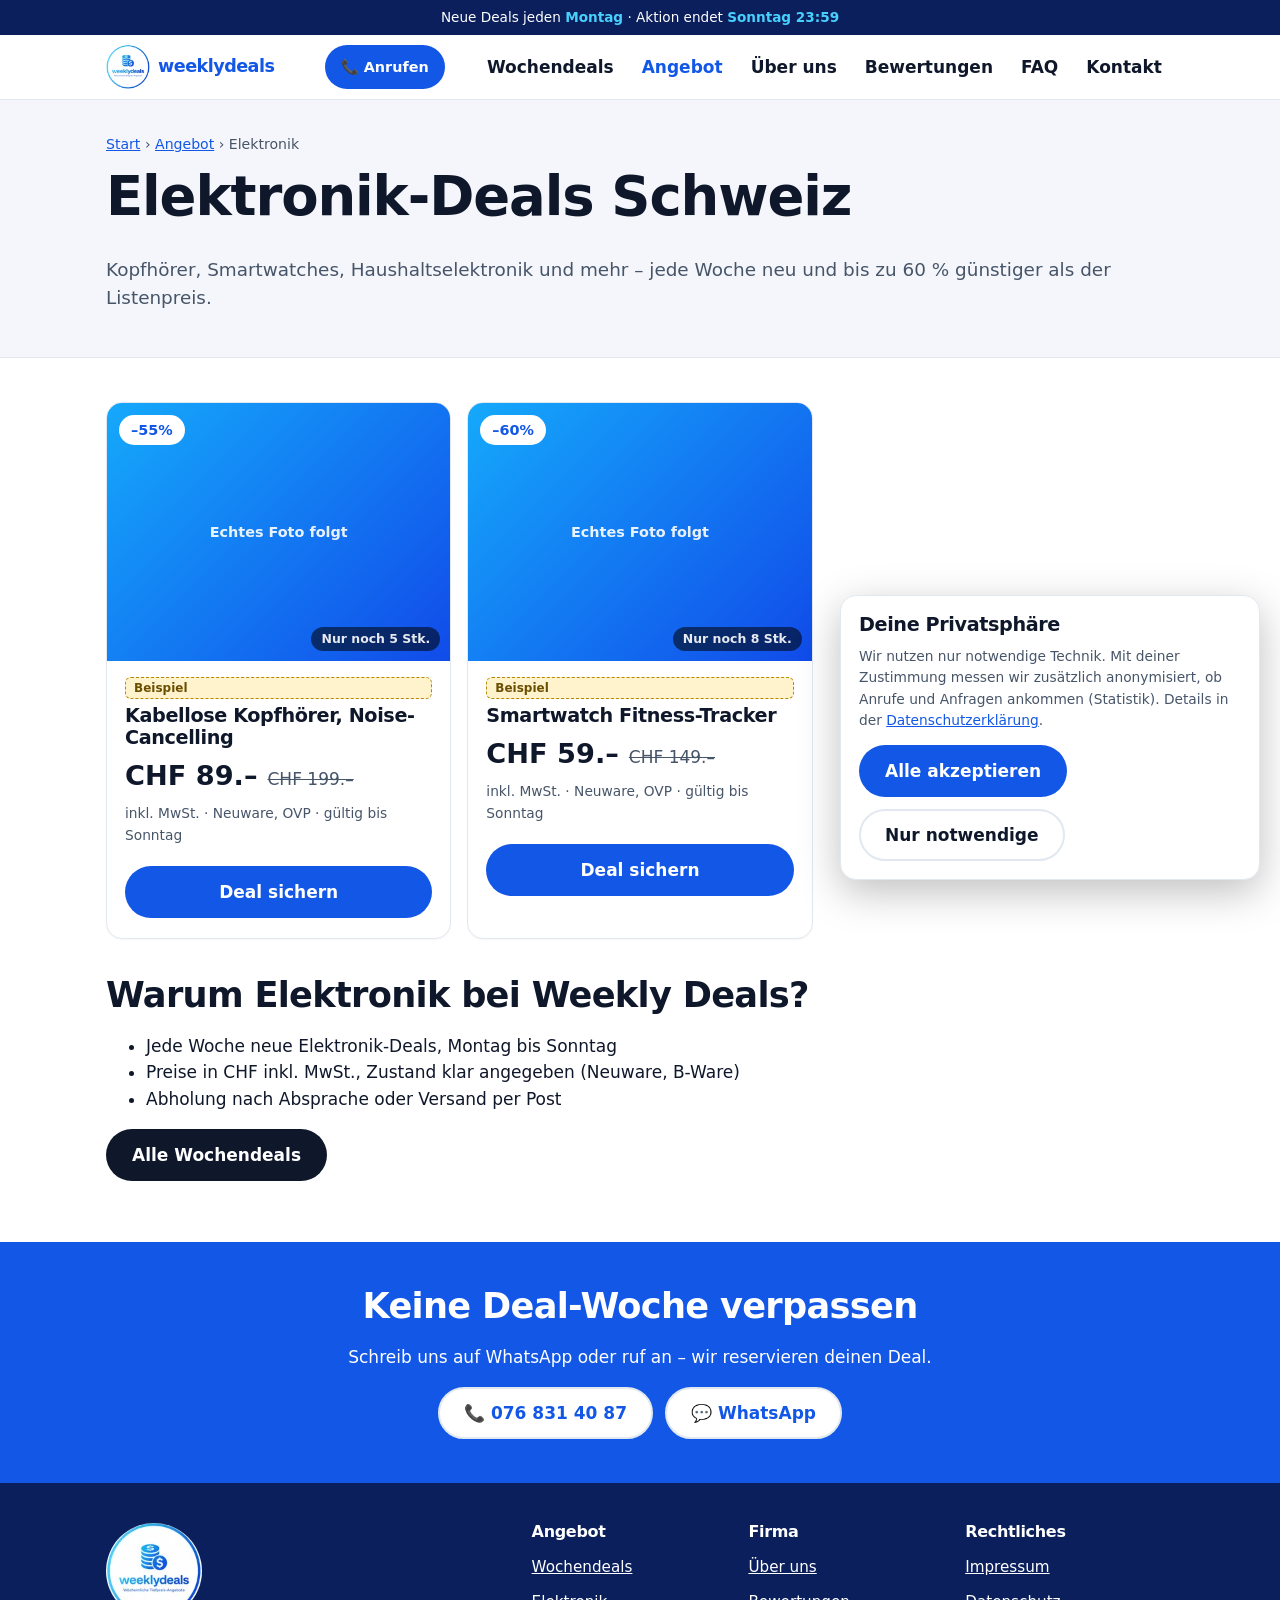
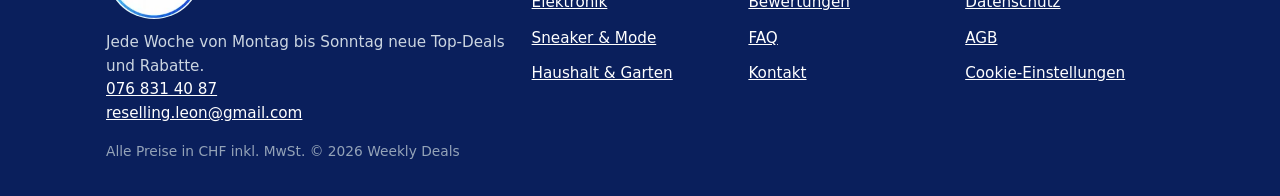
<file: angebot/elektronik/index.html>
<!doctype html>
<html lang="de-CH">
<head>
<meta charset="utf-8">
<meta name="viewport" content="width=device-width,initial-scale=1">
<title>Elektronik-Deals Schweiz – bis 60 % Rabatt | Weekly Deals</title>
<meta name="description" content="Elektronik günstig kaufen in Schweiz: Kopfhörer, Smartwatches, Haushaltselektronik und mehr – jede Woche neu und bis zu 60 % günstiger als der Liste">


<meta name="theme-color" content="#0a1f5c">
<meta property="og:title" content="Elektronik-Deals Schweiz – bis 60 % Rabatt | Weekly Deals"><meta property="og:description" content="Elektronik günstig kaufen in Schweiz: Kopfhörer, Smartwatches, Haushaltselektronik und mehr – jede Woche neu und bis zu 60 % günstiger als der Liste"><meta property="og:type" content="website"><meta property="og:locale" content="de_CH">
<link rel="icon" type="image/png" sizes="32x32" href="../../img/favicon-32.png">
<link rel="stylesheet" href="../../css/style.css">
<script type="application/ld+json">{"@context":"https://schema.org","@type":"Store","name":"Weekly Deals","telephone":"+41768314087","email":"reselling.leon@gmail.com","areaServed":"CH","priceRange":"CHF","openingHoursSpecification":[{"@type":"OpeningHoursSpecification","dayOfWeek":["Monday","Tuesday","Wednesday","Thursday","Friday"],"opens":"09:00","closes":"18:00"},{"@type":"OpeningHoursSpecification","dayOfWeek":"Saturday","opens":"09:00","closes":"16:00"}]}</script>
</head>
<body>
<a class="skip" href="#main">Zum Inhalt springen</a>
<div class="topstrip">Neue Deals jeden <strong>Montag</strong> · Aktion endet <strong>Sonntag 23:59</strong></div>
<header class="site-header"><div class="wrap bar">
  <a class="logo" href="../../" aria-label="Weekly Deals – Startseite"><img src="../../img/logo-144.webp" width="48" height="48" alt=""><span>weeklydeals</span></a>
  <a class="btn btn-primary call-btn" href="tel:+41768314087" aria-label="Anrufen 076 831 40 87">📞 Anrufen</a>
  <button class="burger" aria-label="Menü" aria-expanded="false" aria-controls="nav">☰</button>
  <nav id="nav" class="nav" aria-label="Hauptnavigation"><a href="../../wochendeals/">Wochendeals</a><a href="../../angebot/" aria-current="page">Angebot</a><a href="../../ueber-uns/">Über uns</a><a href="../../bewertungen/">Bewertungen</a><a href="../../faq/">FAQ</a><a href="../../kontakt/">Kontakt</a></nav>
</div></header>
<main id="main">
<section class="page-hero"><div class="wrap"><div class="crumbs"><a href="../../">Start</a> › <a href="../">Angebot</a> › Elektronik</div><h1>Elektronik-Deals Schweiz</h1><p class="lead">Kopfhörer, Smartwatches, Haushaltselektronik und mehr – jede Woche neu und bis zu 60 % günstiger als der Listenpreis.</p></div></section>
<section class="section"><div class="wrap"><div class="grid c3"><article class="card deal" data-cat="elektronik">
  <div class="deal-img g1" role="img" aria-label="Platzhalter für Produktfoto: Kabellose Kopfhörer, Noise-Cancelling"><span class="badge">–55%</span><span>Echtes Foto folgt</span><span class="stock">Nur noch 5 Stk.</span></div>
  <div class="deal-body"><span class="tag">Beispiel</span> <h3>Kabellose Kopfhörer, Noise-Cancelling</h3>
    <div class="price"><b>CHF 89.–</b><s>CHF 199.–</s></div>
    <p class="small">inkl. MwSt. · Neuware, OVP · gültig bis Sonntag</p>
    <a class="btn btn-primary btn-block" href="../../kontakt/?deal=Kabellose Kopfhörer, Noise-Cancelling">Deal sichern</a></div></article><article class="card deal" data-cat="elektronik">
  <div class="deal-img g1" role="img" aria-label="Platzhalter für Produktfoto: Smartwatch Fitness-Tracker"><span class="badge">–60%</span><span>Echtes Foto folgt</span><span class="stock">Nur noch 8 Stk.</span></div>
  <div class="deal-body"><span class="tag">Beispiel</span> <h3>Smartwatch Fitness-Tracker</h3>
    <div class="price"><b>CHF 59.–</b><s>CHF 149.–</s></div>
    <p class="small">inkl. MwSt. · Neuware, OVP · gültig bis Sonntag</p>
    <a class="btn btn-primary btn-block" href="../../kontakt/?deal=Smartwatch Fitness-Tracker">Deal sichern</a></div></article></div>
<h2 style="margin-top:36px">Warum Elektronik bei Weekly Deals?</h2>
<ul><li>Jede Woche neue Elektronik-Deals, Montag bis Sonntag</li><li>Preise in CHF inkl. MwSt., Zustand klar angegeben (Neuware, B-Ware)</li><li>Abholung nach Absprache oder Versand per Post</li></ul>
<p><a class="btn btn-dark" href="../../wochendeals/">Alle Wochendeals</a></p></div></section><section class="cta-band"><div class="wrap"><h2>Keine Deal-Woche verpassen</h2><p>Schreib uns auf WhatsApp oder ruf an – wir reservieren deinen Deal.</p>
<div class="btn-row" style="justify-content:center"><a class="btn btn-light" href="tel:+41768314087">📞 076 831 40 87</a><a class="btn btn-light" href="https://wa.me/41768314087">💬 WhatsApp</a></div></div></section>
</main>
<footer class="site-footer"><div class="wrap">
  <div class="fgrid">
    <div><img class="flogo" src="../../img/logo-144.webp" width="96" height="96" alt="Weekly Deals – Wöchentliche Tiefpreis-Angebote" loading="lazy"><p>Jede Woche von Montag bis Sonntag neue Top-Deals und Rabatte.<br><a href="tel:+41768314087">076 831 40 87</a><br><a href="mailto:reselling.leon@gmail.com">reselling.leon@gmail.com</a></p></div>
    <div><h3>Angebot</h3><ul><li><a href="../../wochendeals/">Wochendeals</a></li><li><a href="../../angebot/elektronik/">Elektronik</a></li><li><a href="../../angebot/sneaker-mode/">Sneaker &amp; Mode</a></li><li><a href="../../angebot/haushalt-garten/">Haushalt &amp; Garten</a></li></ul></div>
    <div><h3>Firma</h3><ul><li><a href="../../ueber-uns/">Über uns</a></li><li><a href="../../bewertungen/">Bewertungen</a></li><li><a href="../../faq/">FAQ</a></li><li><a href="../../kontakt/">Kontakt</a></li></ul></div>
    <div><h3>Rechtliches</h3><ul><li><a href="../../impressum/">Impressum</a></li><li><a href="../../datenschutz/">Datenschutz</a></li><li><a href="../../agb/">AGB</a></li><li><a href="#" id="consent-open">Cookie-Einstellungen</a></li></ul></div>
  </div>
  <p class="small" style="color:#94a3b8">Alle Preise in CHF inkl. MwSt. © <span id="year">2026</span> Weekly Deals</p>
</div></footer>
<div class="mbar" aria-label="Schnellkontakt">
  <a class="btn btn-dark" href="tel:+41768314087">📞 Anrufen</a>
  <a class="btn btn-light" href="https://wa.me/41768314087">💬 WhatsApp</a>
  <a class="btn btn-primary" href="../../wochendeals/">🔥 Deals</a>
</div>
<div id="consent" class="consent" role="dialog" aria-labelledby="ctitle" aria-live="polite">
  <h3 id="ctitle">Deine Privatsphäre</h3>
  <p class="small">Wir nutzen nur notwendige Technik. Mit deiner Zustimmung messen wir zusätzlich anonymisiert, ob Anrufe und Anfragen ankommen (Statistik). Details in der <a href="../../datenschutz/">Datenschutzerklärung</a>.</p>
  <div class="btn-row"><button class="btn btn-primary" data-consent="all">Alle akzeptieren</button><button class="btn btn-light" data-consent="necessary">Nur notwendige</button></div>
</div>
<script src="../../js/main.js" defer></script>
</body>
</html>
</file>
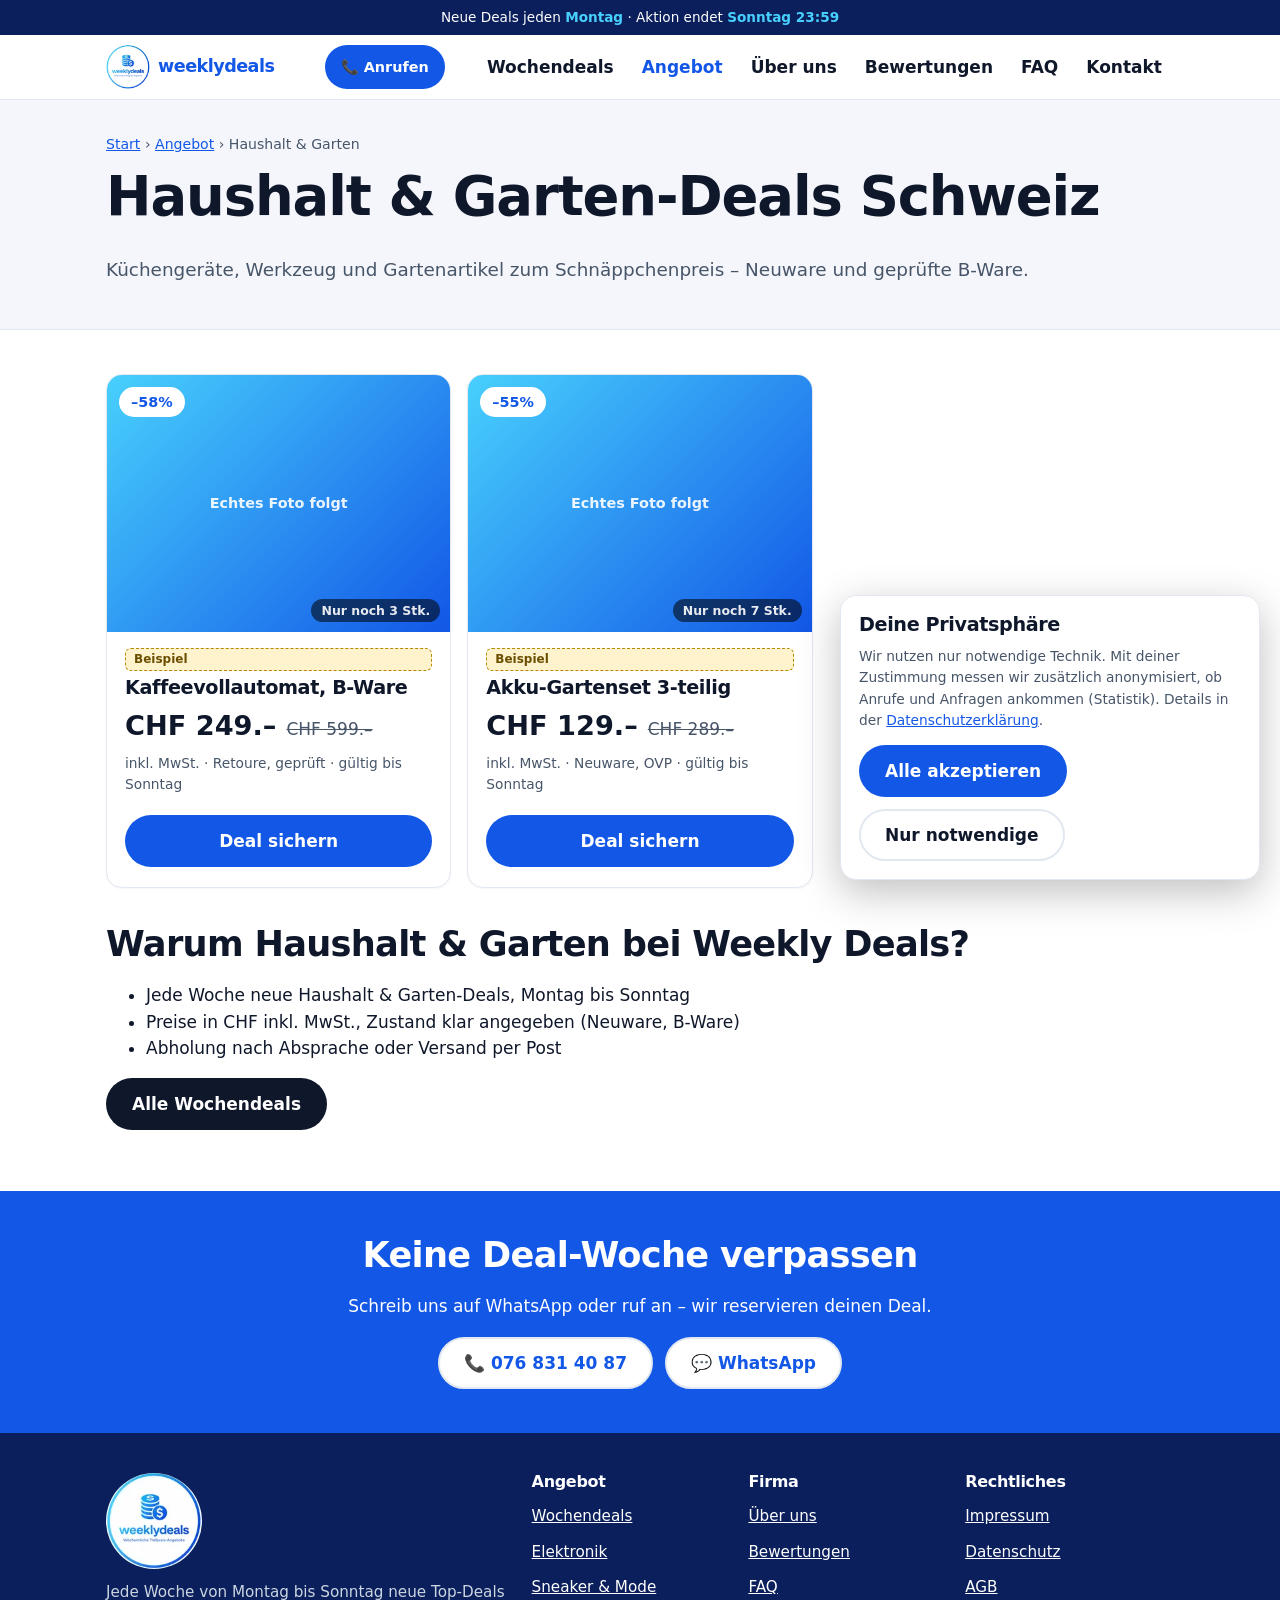
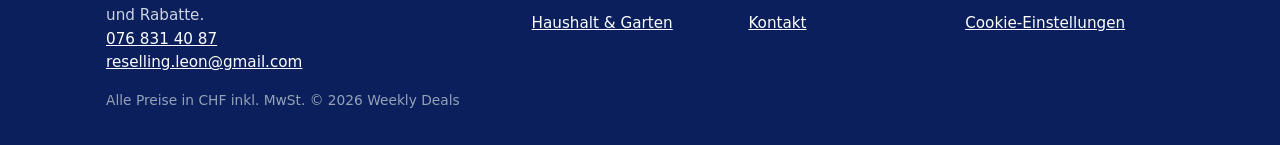
<file: angebot/haushalt-garten/index.html>
<!doctype html>
<html lang="de-CH">
<head>
<meta charset="utf-8">
<meta name="viewport" content="width=device-width,initial-scale=1">
<title>Haushalt & Garten-Deals Schweiz – bis 60 % Rabatt | Weekly Deals</title>
<meta name="description" content="Haushalt & Garten günstig kaufen in Schweiz: Küchengeräte, Werkzeug und Gartenartikel zum Schnäppchenpreis – Neuware und geprüfte B-Ware.">


<meta name="theme-color" content="#0a1f5c">
<meta property="og:title" content="Haushalt & Garten-Deals Schweiz – bis 60 % Rabatt | Weekly Deals"><meta property="og:description" content="Haushalt & Garten günstig kaufen in Schweiz: Küchengeräte, Werkzeug und Gartenartikel zum Schnäppchenpreis – Neuware und geprüfte B-Ware."><meta property="og:type" content="website"><meta property="og:locale" content="de_CH">
<link rel="icon" type="image/png" sizes="32x32" href="../../img/favicon-32.png">
<link rel="stylesheet" href="../../css/style.css">
<script type="application/ld+json">{"@context":"https://schema.org","@type":"Store","name":"Weekly Deals","telephone":"+41768314087","email":"reselling.leon@gmail.com","areaServed":"CH","priceRange":"CHF","openingHoursSpecification":[{"@type":"OpeningHoursSpecification","dayOfWeek":["Monday","Tuesday","Wednesday","Thursday","Friday"],"opens":"09:00","closes":"18:00"},{"@type":"OpeningHoursSpecification","dayOfWeek":"Saturday","opens":"09:00","closes":"16:00"}]}</script>
</head>
<body>
<a class="skip" href="#main">Zum Inhalt springen</a>
<div class="topstrip">Neue Deals jeden <strong>Montag</strong> · Aktion endet <strong>Sonntag 23:59</strong></div>
<header class="site-header"><div class="wrap bar">
  <a class="logo" href="../../" aria-label="Weekly Deals – Startseite"><img src="../../img/logo-144.webp" width="48" height="48" alt=""><span>weeklydeals</span></a>
  <a class="btn btn-primary call-btn" href="tel:+41768314087" aria-label="Anrufen 076 831 40 87">📞 Anrufen</a>
  <button class="burger" aria-label="Menü" aria-expanded="false" aria-controls="nav">☰</button>
  <nav id="nav" class="nav" aria-label="Hauptnavigation"><a href="../../wochendeals/">Wochendeals</a><a href="../../angebot/" aria-current="page">Angebot</a><a href="../../ueber-uns/">Über uns</a><a href="../../bewertungen/">Bewertungen</a><a href="../../faq/">FAQ</a><a href="../../kontakt/">Kontakt</a></nav>
</div></header>
<main id="main">
<section class="page-hero"><div class="wrap"><div class="crumbs"><a href="../../">Start</a> › <a href="../">Angebot</a> › Haushalt & Garten</div><h1>Haushalt & Garten-Deals Schweiz</h1><p class="lead">Küchengeräte, Werkzeug und Gartenartikel zum Schnäppchenpreis – Neuware und geprüfte B-Ware.</p></div></section>
<section class="section"><div class="wrap"><div class="grid c3"><article class="card deal" data-cat="haushalt-garten">
  <div class="deal-img g3" role="img" aria-label="Platzhalter für Produktfoto: Kaffeevollautomat, B-Ware"><span class="badge">–58%</span><span>Echtes Foto folgt</span><span class="stock">Nur noch 3 Stk.</span></div>
  <div class="deal-body"><span class="tag">Beispiel</span> <h3>Kaffeevollautomat, B-Ware</h3>
    <div class="price"><b>CHF 249.–</b><s>CHF 599.–</s></div>
    <p class="small">inkl. MwSt. · Retoure, geprüft · gültig bis Sonntag</p>
    <a class="btn btn-primary btn-block" href="../../kontakt/?deal=Kaffeevollautomat, B-Ware">Deal sichern</a></div></article><article class="card deal" data-cat="haushalt-garten">
  <div class="deal-img g3" role="img" aria-label="Platzhalter für Produktfoto: Akku-Gartenset 3-teilig"><span class="badge">–55%</span><span>Echtes Foto folgt</span><span class="stock">Nur noch 7 Stk.</span></div>
  <div class="deal-body"><span class="tag">Beispiel</span> <h3>Akku-Gartenset 3-teilig</h3>
    <div class="price"><b>CHF 129.–</b><s>CHF 289.–</s></div>
    <p class="small">inkl. MwSt. · Neuware, OVP · gültig bis Sonntag</p>
    <a class="btn btn-primary btn-block" href="../../kontakt/?deal=Akku-Gartenset 3-teilig">Deal sichern</a></div></article></div>
<h2 style="margin-top:36px">Warum Haushalt & Garten bei Weekly Deals?</h2>
<ul><li>Jede Woche neue Haushalt & Garten-Deals, Montag bis Sonntag</li><li>Preise in CHF inkl. MwSt., Zustand klar angegeben (Neuware, B-Ware)</li><li>Abholung nach Absprache oder Versand per Post</li></ul>
<p><a class="btn btn-dark" href="../../wochendeals/">Alle Wochendeals</a></p></div></section><section class="cta-band"><div class="wrap"><h2>Keine Deal-Woche verpassen</h2><p>Schreib uns auf WhatsApp oder ruf an – wir reservieren deinen Deal.</p>
<div class="btn-row" style="justify-content:center"><a class="btn btn-light" href="tel:+41768314087">📞 076 831 40 87</a><a class="btn btn-light" href="https://wa.me/41768314087">💬 WhatsApp</a></div></div></section>
</main>
<footer class="site-footer"><div class="wrap">
  <div class="fgrid">
    <div><img class="flogo" src="../../img/logo-144.webp" width="96" height="96" alt="Weekly Deals – Wöchentliche Tiefpreis-Angebote" loading="lazy"><p>Jede Woche von Montag bis Sonntag neue Top-Deals und Rabatte.<br><a href="tel:+41768314087">076 831 40 87</a><br><a href="mailto:reselling.leon@gmail.com">reselling.leon@gmail.com</a></p></div>
    <div><h3>Angebot</h3><ul><li><a href="../../wochendeals/">Wochendeals</a></li><li><a href="../../angebot/elektronik/">Elektronik</a></li><li><a href="../../angebot/sneaker-mode/">Sneaker &amp; Mode</a></li><li><a href="../../angebot/haushalt-garten/">Haushalt &amp; Garten</a></li></ul></div>
    <div><h3>Firma</h3><ul><li><a href="../../ueber-uns/">Über uns</a></li><li><a href="../../bewertungen/">Bewertungen</a></li><li><a href="../../faq/">FAQ</a></li><li><a href="../../kontakt/">Kontakt</a></li></ul></div>
    <div><h3>Rechtliches</h3><ul><li><a href="../../impressum/">Impressum</a></li><li><a href="../../datenschutz/">Datenschutz</a></li><li><a href="../../agb/">AGB</a></li><li><a href="#" id="consent-open">Cookie-Einstellungen</a></li></ul></div>
  </div>
  <p class="small" style="color:#94a3b8">Alle Preise in CHF inkl. MwSt. © <span id="year">2026</span> Weekly Deals</p>
</div></footer>
<div class="mbar" aria-label="Schnellkontakt">
  <a class="btn btn-dark" href="tel:+41768314087">📞 Anrufen</a>
  <a class="btn btn-light" href="https://wa.me/41768314087">💬 WhatsApp</a>
  <a class="btn btn-primary" href="../../wochendeals/">🔥 Deals</a>
</div>
<div id="consent" class="consent" role="dialog" aria-labelledby="ctitle" aria-live="polite">
  <h3 id="ctitle">Deine Privatsphäre</h3>
  <p class="small">Wir nutzen nur notwendige Technik. Mit deiner Zustimmung messen wir zusätzlich anonymisiert, ob Anrufe und Anfragen ankommen (Statistik). Details in der <a href="../../datenschutz/">Datenschutzerklärung</a>.</p>
  <div class="btn-row"><button class="btn btn-primary" data-consent="all">Alle akzeptieren</button><button class="btn btn-light" data-consent="necessary">Nur notwendige</button></div>
</div>
<script src="../../js/main.js" defer></script>
</body>
</html>
</file>
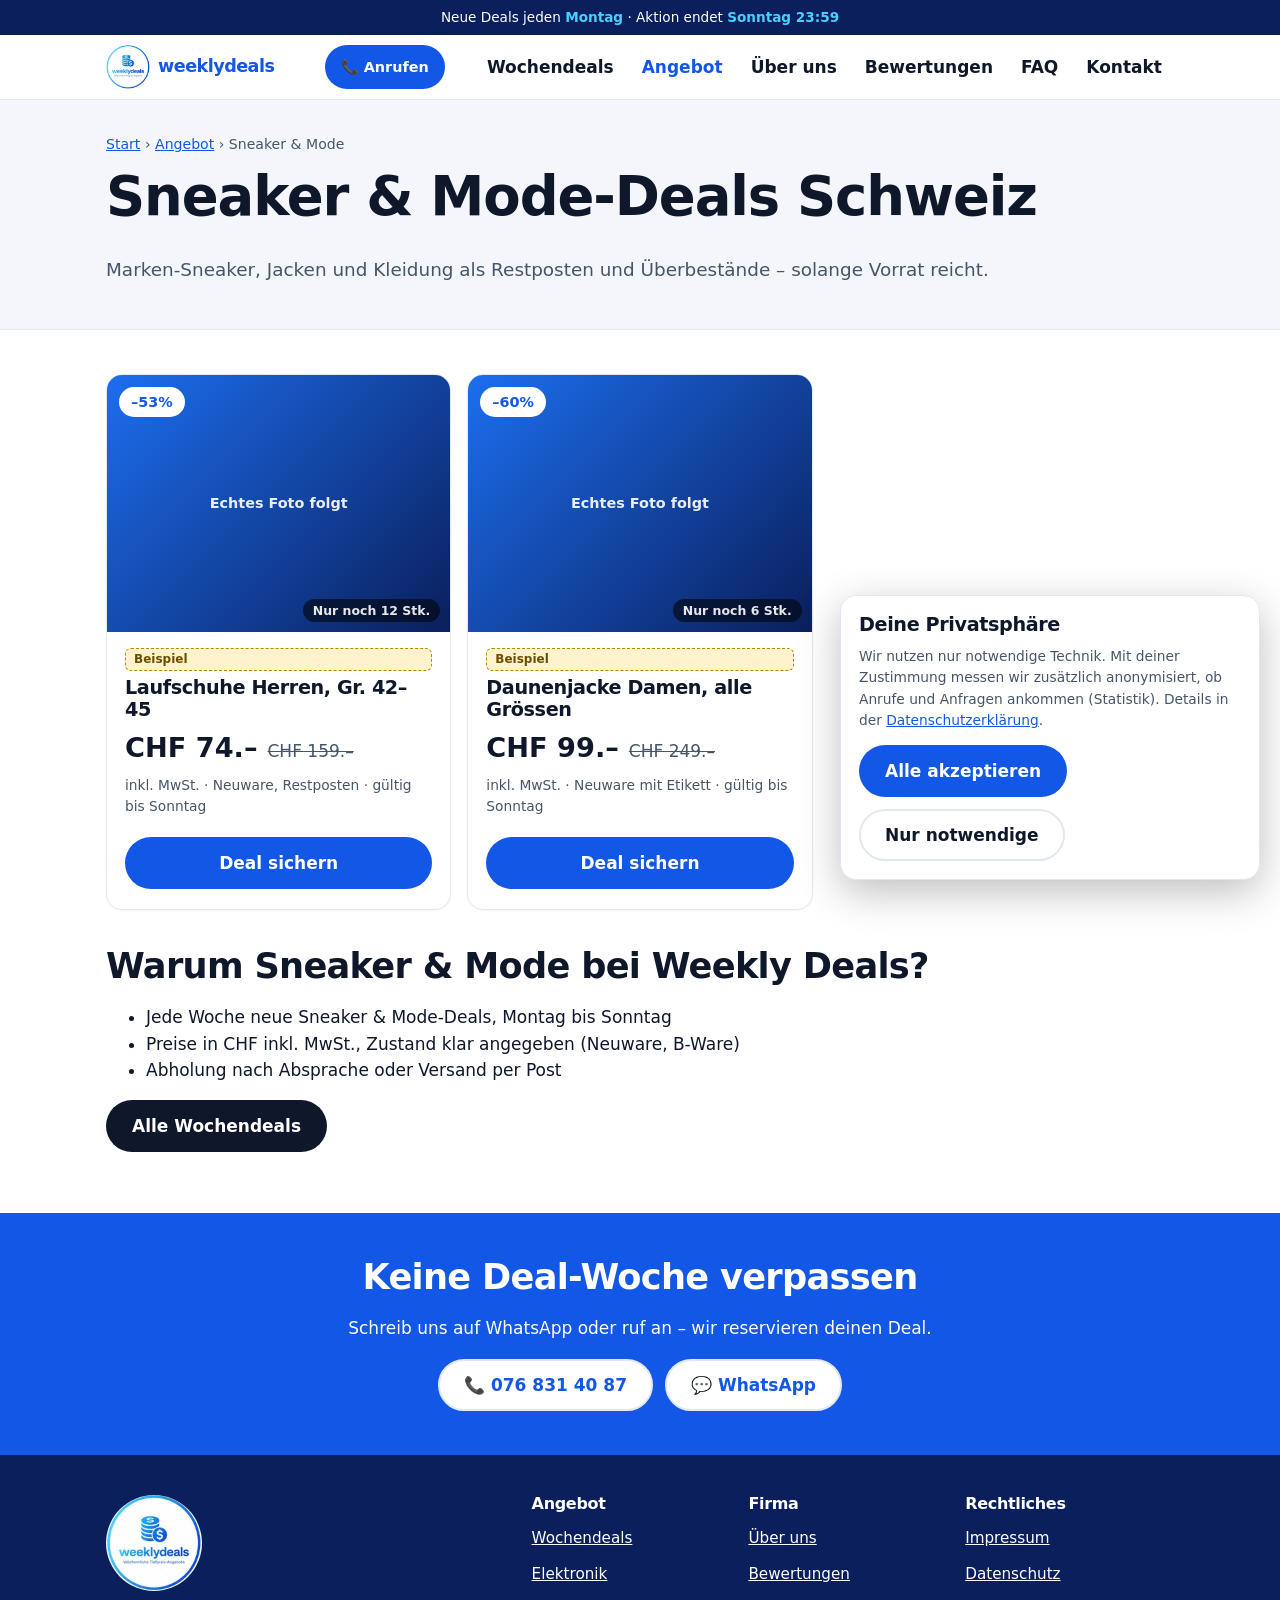
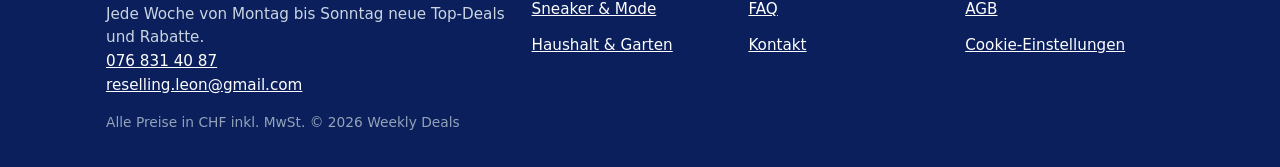
<file: angebot/sneaker-mode/index.html>
<!doctype html>
<html lang="de-CH">
<head>
<meta charset="utf-8">
<meta name="viewport" content="width=device-width,initial-scale=1">
<title>Sneaker & Mode-Deals Schweiz – bis 60 % Rabatt | Weekly Deals</title>
<meta name="description" content="Sneaker & Mode günstig kaufen in Schweiz: Marken-Sneaker, Jacken und Kleidung als Restposten und Überbestände – solange Vorrat reicht.">


<meta name="theme-color" content="#0a1f5c">
<meta property="og:title" content="Sneaker & Mode-Deals Schweiz – bis 60 % Rabatt | Weekly Deals"><meta property="og:description" content="Sneaker & Mode günstig kaufen in Schweiz: Marken-Sneaker, Jacken und Kleidung als Restposten und Überbestände – solange Vorrat reicht."><meta property="og:type" content="website"><meta property="og:locale" content="de_CH">
<link rel="icon" type="image/png" sizes="32x32" href="../../img/favicon-32.png">
<link rel="stylesheet" href="../../css/style.css">
<script type="application/ld+json">{"@context":"https://schema.org","@type":"Store","name":"Weekly Deals","telephone":"+41768314087","email":"reselling.leon@gmail.com","areaServed":"CH","priceRange":"CHF","openingHoursSpecification":[{"@type":"OpeningHoursSpecification","dayOfWeek":["Monday","Tuesday","Wednesday","Thursday","Friday"],"opens":"09:00","closes":"18:00"},{"@type":"OpeningHoursSpecification","dayOfWeek":"Saturday","opens":"09:00","closes":"16:00"}]}</script>
</head>
<body>
<a class="skip" href="#main">Zum Inhalt springen</a>
<div class="topstrip">Neue Deals jeden <strong>Montag</strong> · Aktion endet <strong>Sonntag 23:59</strong></div>
<header class="site-header"><div class="wrap bar">
  <a class="logo" href="../../" aria-label="Weekly Deals – Startseite"><img src="../../img/logo-144.webp" width="48" height="48" alt=""><span>weeklydeals</span></a>
  <a class="btn btn-primary call-btn" href="tel:+41768314087" aria-label="Anrufen 076 831 40 87">📞 Anrufen</a>
  <button class="burger" aria-label="Menü" aria-expanded="false" aria-controls="nav">☰</button>
  <nav id="nav" class="nav" aria-label="Hauptnavigation"><a href="../../wochendeals/">Wochendeals</a><a href="../../angebot/" aria-current="page">Angebot</a><a href="../../ueber-uns/">Über uns</a><a href="../../bewertungen/">Bewertungen</a><a href="../../faq/">FAQ</a><a href="../../kontakt/">Kontakt</a></nav>
</div></header>
<main id="main">
<section class="page-hero"><div class="wrap"><div class="crumbs"><a href="../../">Start</a> › <a href="../">Angebot</a> › Sneaker & Mode</div><h1>Sneaker & Mode-Deals Schweiz</h1><p class="lead">Marken-Sneaker, Jacken und Kleidung als Restposten und Überbestände – solange Vorrat reicht.</p></div></section>
<section class="section"><div class="wrap"><div class="grid c3"><article class="card deal" data-cat="sneaker-mode">
  <div class="deal-img g2" role="img" aria-label="Platzhalter für Produktfoto: Laufschuhe Herren, Gr. 42–45"><span class="badge">–53%</span><span>Echtes Foto folgt</span><span class="stock">Nur noch 12 Stk.</span></div>
  <div class="deal-body"><span class="tag">Beispiel</span> <h3>Laufschuhe Herren, Gr. 42–45</h3>
    <div class="price"><b>CHF 74.–</b><s>CHF 159.–</s></div>
    <p class="small">inkl. MwSt. · Neuware, Restposten · gültig bis Sonntag</p>
    <a class="btn btn-primary btn-block" href="../../kontakt/?deal=Laufschuhe Herren, Gr. 42–45">Deal sichern</a></div></article><article class="card deal" data-cat="sneaker-mode">
  <div class="deal-img g2" role="img" aria-label="Platzhalter für Produktfoto: Daunenjacke Damen, alle Grössen"><span class="badge">–60%</span><span>Echtes Foto folgt</span><span class="stock">Nur noch 6 Stk.</span></div>
  <div class="deal-body"><span class="tag">Beispiel</span> <h3>Daunenjacke Damen, alle Grössen</h3>
    <div class="price"><b>CHF 99.–</b><s>CHF 249.–</s></div>
    <p class="small">inkl. MwSt. · Neuware mit Etikett · gültig bis Sonntag</p>
    <a class="btn btn-primary btn-block" href="../../kontakt/?deal=Daunenjacke Damen, alle Grössen">Deal sichern</a></div></article></div>
<h2 style="margin-top:36px">Warum Sneaker & Mode bei Weekly Deals?</h2>
<ul><li>Jede Woche neue Sneaker & Mode-Deals, Montag bis Sonntag</li><li>Preise in CHF inkl. MwSt., Zustand klar angegeben (Neuware, B-Ware)</li><li>Abholung nach Absprache oder Versand per Post</li></ul>
<p><a class="btn btn-dark" href="../../wochendeals/">Alle Wochendeals</a></p></div></section><section class="cta-band"><div class="wrap"><h2>Keine Deal-Woche verpassen</h2><p>Schreib uns auf WhatsApp oder ruf an – wir reservieren deinen Deal.</p>
<div class="btn-row" style="justify-content:center"><a class="btn btn-light" href="tel:+41768314087">📞 076 831 40 87</a><a class="btn btn-light" href="https://wa.me/41768314087">💬 WhatsApp</a></div></div></section>
</main>
<footer class="site-footer"><div class="wrap">
  <div class="fgrid">
    <div><img class="flogo" src="../../img/logo-144.webp" width="96" height="96" alt="Weekly Deals – Wöchentliche Tiefpreis-Angebote" loading="lazy"><p>Jede Woche von Montag bis Sonntag neue Top-Deals und Rabatte.<br><a href="tel:+41768314087">076 831 40 87</a><br><a href="mailto:reselling.leon@gmail.com">reselling.leon@gmail.com</a></p></div>
    <div><h3>Angebot</h3><ul><li><a href="../../wochendeals/">Wochendeals</a></li><li><a href="../../angebot/elektronik/">Elektronik</a></li><li><a href="../../angebot/sneaker-mode/">Sneaker &amp; Mode</a></li><li><a href="../../angebot/haushalt-garten/">Haushalt &amp; Garten</a></li></ul></div>
    <div><h3>Firma</h3><ul><li><a href="../../ueber-uns/">Über uns</a></li><li><a href="../../bewertungen/">Bewertungen</a></li><li><a href="../../faq/">FAQ</a></li><li><a href="../../kontakt/">Kontakt</a></li></ul></div>
    <div><h3>Rechtliches</h3><ul><li><a href="../../impressum/">Impressum</a></li><li><a href="../../datenschutz/">Datenschutz</a></li><li><a href="../../agb/">AGB</a></li><li><a href="#" id="consent-open">Cookie-Einstellungen</a></li></ul></div>
  </div>
  <p class="small" style="color:#94a3b8">Alle Preise in CHF inkl. MwSt. © <span id="year">2026</span> Weekly Deals</p>
</div></footer>
<div class="mbar" aria-label="Schnellkontakt">
  <a class="btn btn-dark" href="tel:+41768314087">📞 Anrufen</a>
  <a class="btn btn-light" href="https://wa.me/41768314087">💬 WhatsApp</a>
  <a class="btn btn-primary" href="../../wochendeals/">🔥 Deals</a>
</div>
<div id="consent" class="consent" role="dialog" aria-labelledby="ctitle" aria-live="polite">
  <h3 id="ctitle">Deine Privatsphäre</h3>
  <p class="small">Wir nutzen nur notwendige Technik. Mit deiner Zustimmung messen wir zusätzlich anonymisiert, ob Anrufe und Anfragen ankommen (Statistik). Details in der <a href="../../datenschutz/">Datenschutzerklärung</a>.</p>
  <div class="btn-row"><button class="btn btn-primary" data-consent="all">Alle akzeptieren</button><button class="btn btn-light" data-consent="necessary">Nur notwendige</button></div>
</div>
<script src="../../js/main.js" defer></script>
</body>
</html>
</file>
<file: css/style.css>
/* Weekly Deals – mobile first. Systemschriften (kein Google Fonts => DSGVO/revDSG-freundlich, schnell). */
:root{
  --ink:#0f172a; --ink-2:#475569; --bg:#ffffff; --bg-soft:#f4f6fb; --line:#e2e8f0;
  --brand:#1257e6; --brand-dark:#0b3fb8; --accent:#48d0fd; --ok:#0f7b4d; --navy:#0a1f5c;
  --radius:16px; --shadow:0 6px 24px rgba(15,23,42,.10);
  --font:system-ui,-apple-system,"Segoe UI",Roboto,Helvetica,Arial,sans-serif;
}
*{box-sizing:border-box}
html{scroll-behavior:smooth;-webkit-text-size-adjust:100%}
body{margin:0;font-family:var(--font);color:var(--ink);background:var(--bg);line-height:1.55;font-size:1.0625rem;padding-bottom:76px}
img,svg{max-width:100%;display:block}
a{color:var(--brand)}
h1,h2,h3{line-height:1.15;margin:0 0 .5em;letter-spacing:-.02em}
h1{font-size:clamp(2rem,8vw,3.4rem);font-weight:900}
h2{font-size:clamp(1.55rem,5vw,2.2rem);font-weight:800}
h3{font-size:1.2rem;font-weight:700}
p{margin:0 0 1em}
.wrap{width:100%;max-width:1100px;margin:0 auto;padding:0 16px}
.section{padding:44px 0}
.section.soft{background:var(--bg-soft)}
.lead{font-size:1.15rem;color:var(--ink-2)}
.eyebrow{display:inline-block;font-weight:800;font-size:.8rem;letter-spacing:.08em;text-transform:uppercase;color:var(--brand);margin-bottom:.6em}
:focus-visible{outline:3px solid #1d4ed8;outline-offset:2px}
.skip{position:absolute;left:-999px;top:0;background:#fff;color:#000;padding:10px 14px;z-index:100}
.skip:focus{left:8px;top:8px}

/* Buttons */
.btn{white-space:nowrap;display:inline-flex;align-items:center;justify-content:center;gap:.5em;min-height:52px;padding:0 24px;border-radius:999px;border:2px solid transparent;font:inherit;font-weight:800;text-decoration:none;cursor:pointer;text-align:center}
.btn-primary{background:var(--brand);color:#fff}
.btn-primary:hover{background:var(--brand-dark)}
.btn-light{background:#fff;color:var(--ink);border-color:var(--line)}
.btn-dark{background:var(--ink);color:#fff}
.btn-block{width:100%}
.btn-row{display:flex;flex-direction:column;gap:12px}

/* Header */
.topstrip{background:var(--navy);color:#fff;font-size:.85rem;text-align:center;padding:7px 12px}
.topstrip strong{color:var(--accent)}
.site-header{position:sticky;top:0;z-index:50;background:#fff;border-bottom:1px solid var(--line)}
.bar{display:flex;align-items:center;gap:10px;min-height:64px}
.logo{white-space:nowrap;display:flex;align-items:center;gap:8px;font-weight:900;font-size:1.1rem;text-decoration:none;color:var(--ink);margin-right:auto}
.logo img{width:44px;height:44px;border-radius:50%}
.logo span{color:var(--brand);letter-spacing:-.03em}
.flogo{border-radius:50%;background:#fff;margin-bottom:12px}
.call-btn{min-height:44px;padding:0 14px;font-size:.9rem}
.burger{width:44px;height:44px;border:1px solid var(--line);border-radius:12px;background:#fff;font-size:1.4rem;cursor:pointer}
.nav{display:none;position:absolute;left:0;right:0;top:100%;background:#fff;border-bottom:1px solid var(--line);padding:8px 16px 16px;box-shadow:var(--shadow)}
.nav.open{display:block}
.nav a{display:block;padding:14px 4px;font-weight:700;color:var(--ink);text-decoration:none;border-bottom:1px solid var(--line)}
.nav a[aria-current="page"]{color:var(--brand)}

/* Hero */
.hero{background:linear-gradient(160deg,var(--navy),#1257e6);color:#fff;padding:40px 0 48px}
.hero .lead{color:#cbd5e1}
.hero h1 em{font-style:normal;color:var(--accent)}
.countdown{display:flex;gap:8px;margin:20px 0}
.countdown div{background:rgba(255,255,255,.1);border-radius:12px;padding:10px 0;width:72px;text-align:center}
.countdown b{display:block;font-size:1.6rem;font-variant-numeric:tabular-nums}
.countdown span{font-size:.7rem;text-transform:uppercase;letter-spacing:.06em;color:#cbd5e1}
.trust{display:grid;grid-template-columns:1fr 1fr;gap:10px;margin-top:26px;font-size:.92rem}
.trust div{background:rgba(255,255,255,.08);border-radius:12px;padding:10px 12px}
.page-hero{background:var(--bg-soft);padding:34px 0 26px;border-bottom:1px solid var(--line)}
.crumbs{font-size:.88rem;color:var(--ink-2);margin-bottom:10px}

/* Cards / Deals */
.grid{display:grid;gap:16px}
.card{background:#fff;border:1px solid var(--line);border-radius:var(--radius);padding:20px;box-shadow:0 1px 2px rgba(15,23,42,.04)}
.deal{padding:0;overflow:hidden;display:flex;flex-direction:column}
.deal-img{position:relative;aspect-ratio:4/3;display:flex;align-items:center;justify-content:center;color:rgba(255,255,255,.9);font-weight:700;font-size:.9rem}
.deal-img .badge{position:absolute;top:12px;left:12px;background:#fff;color:var(--brand);font-weight:900;border-radius:999px;padding:4px 12px}
.deal-img .stock{position:absolute;bottom:10px;right:10px;background:rgba(0,0,0,.55);border-radius:999px;padding:2px 10px;font-size:.78rem}
.g1{background:linear-gradient(135deg,#15a9fb,#114be9)}
.g2{background:linear-gradient(135deg,#1c6eef,#0a1f5c)}
.g3{background:linear-gradient(135deg,#48d0fd,#1257e6)}
.deal-body{padding:16px 18px 20px;display:flex;flex-direction:column;gap:6px;flex:1}
.deal-body h3{margin:0}
.price{display:flex;align-items:baseline;gap:10px;flex-wrap:wrap}
.price b{font-size:1.7rem;font-weight:900}
.price s{color:var(--ink-2)}
.small{font-size:.86rem;color:var(--ink-2)}
.tag{display:inline-block;font-size:.75rem;font-weight:800;background:#fff3cd;border:1px dashed #b58900;border-radius:6px;padding:1px 8px;color:#6b4e00}
.chips{display:flex;gap:8px;overflow-x:auto;padding:4px 0 14px}
.chip{flex:none;min-height:44px;padding:0 18px;border-radius:999px;border:1px solid var(--line);background:#fff;font:inherit;font-weight:700;cursor:pointer}
.chip[aria-pressed="true"]{background:var(--ink);color:#fff;border-color:var(--ink)}
.steps{counter-reset:s;list-style:none;margin:0;padding:0}
.steps li{counter-increment:s;position:relative;padding:0 0 18px 56px}
.steps li::before{content:counter(s);position:absolute;left:0;top:0;width:40px;height:40px;border-radius:50%;background:var(--brand);color:#fff;font-weight:900;display:grid;place-items:center}
.cta-band{background:var(--brand);color:#fff;text-align:center;padding:44px 0}
.cta-band .btn-light{color:var(--brand)}
.quote p{font-size:1.05rem}
.stars{color:#a15c00;letter-spacing:2px}
.avatar{width:84px;height:84px;border-radius:50%;background:var(--bg-soft);border:2px dashed var(--line);display:grid;place-items:center;font-weight:800;color:var(--ink-2);margin-bottom:10px}

/* Formulare */
form{display:grid;gap:14px}
label{font-weight:700;display:block;margin-bottom:4px}
input[type=text],input[type=email],input[type=tel],select,textarea{width:100%;min-height:50px;padding:12px 14px;border:1.5px solid #94a3b8;border-radius:12px;font:inherit;background:#fff}
textarea{min-height:120px}
.check{display:flex;gap:10px;align-items:flex-start;font-weight:400}
.check input{width:24px;height:24px;margin-top:2px;flex:none}
.hp{position:absolute;left:-9999px;height:0;overflow:hidden}
.map-box{background:var(--bg-soft);border:1px solid var(--line);border-radius:var(--radius);min-height:260px;display:grid;place-items:center;text-align:center;padding:20px}
.map-box iframe{width:100%;height:320px;border:0;border-radius:var(--radius)}
table{width:100%;border-collapse:collapse}
td,th{padding:8px 4px;border-bottom:1px solid var(--line);text-align:left}
details{border:1px solid var(--line);border-radius:12px;padding:0 16px;margin-bottom:10px;background:#fff}
summary{cursor:pointer;font-weight:800;padding:16px 0;min-height:44px}
.legal h2{font-size:1.3rem;margin-top:1.6em}
.draft-note{background:#fff3cd;border:1px solid #b58900;border-radius:12px;padding:12px 16px;font-size:.92rem;margin-bottom:24px}

/* Footer */
.site-footer{background:var(--navy);color:#cbd5e1;padding:40px 0 20px;font-size:.95rem}
.site-footer a{color:#fff}
.site-footer h3{color:#fff;font-size:1rem}
.site-footer ul{list-style:none;padding:0;margin:0 0 20px}
.site-footer li{padding:6px 0}
.fgrid{display:grid;gap:8px}

/* Sticky Mobile-Leiste */
.mbar{position:fixed;left:0;right:0;bottom:0;z-index:60;display:grid;grid-template-columns:1fr 1fr 1.3fr;gap:8px;padding:8px 10px calc(8px + env(safe-area-inset-bottom));background:#fff;border-top:1px solid var(--line);box-shadow:0 -4px 16px rgba(0,0,0,.08)}
.mbar a{min-height:50px;font-size:.95rem;padding:0 8px}

/* Cookie-Banner */
.consent{position:fixed;left:10px;right:10px;bottom:84px;z-index:80;background:#fff;border:1px solid var(--line);border-radius:var(--radius);box-shadow:0 12px 40px rgba(0,0,0,.25);padding:18px;display:none}
.consent.show{display:block}
.consent .btn-row{margin-top:12px}

@media(min-width:700px){
  .btn-row{flex-direction:row;flex-wrap:wrap}
  .grid.c2{grid-template-columns:repeat(2,1fr)}
  .grid.c3{grid-template-columns:repeat(3,1fr)}
  .trust{grid-template-columns:repeat(4,1fr)}
  .fgrid{grid-template-columns:2fr 1fr 1fr 1fr}
  .consent{left:auto;right:20px;max-width:420px;bottom:20px}
}
@media(min-width:960px){
  body{padding-bottom:0}
  .mbar{display:none}
  .burger{display:none}
  .nav{display:flex;position:static;border:0;box-shadow:none;padding:0;gap:4px}
  .nav a{border:0;padding:10px 12px}
  .logo{margin-right:20px}
  .bar{justify-content:space-between}
  .hero{padding:72px 0}
  .consent{bottom:20px}
}
@media(prefers-reduced-motion:reduce){html{scroll-behavior:auto}}
</file>
